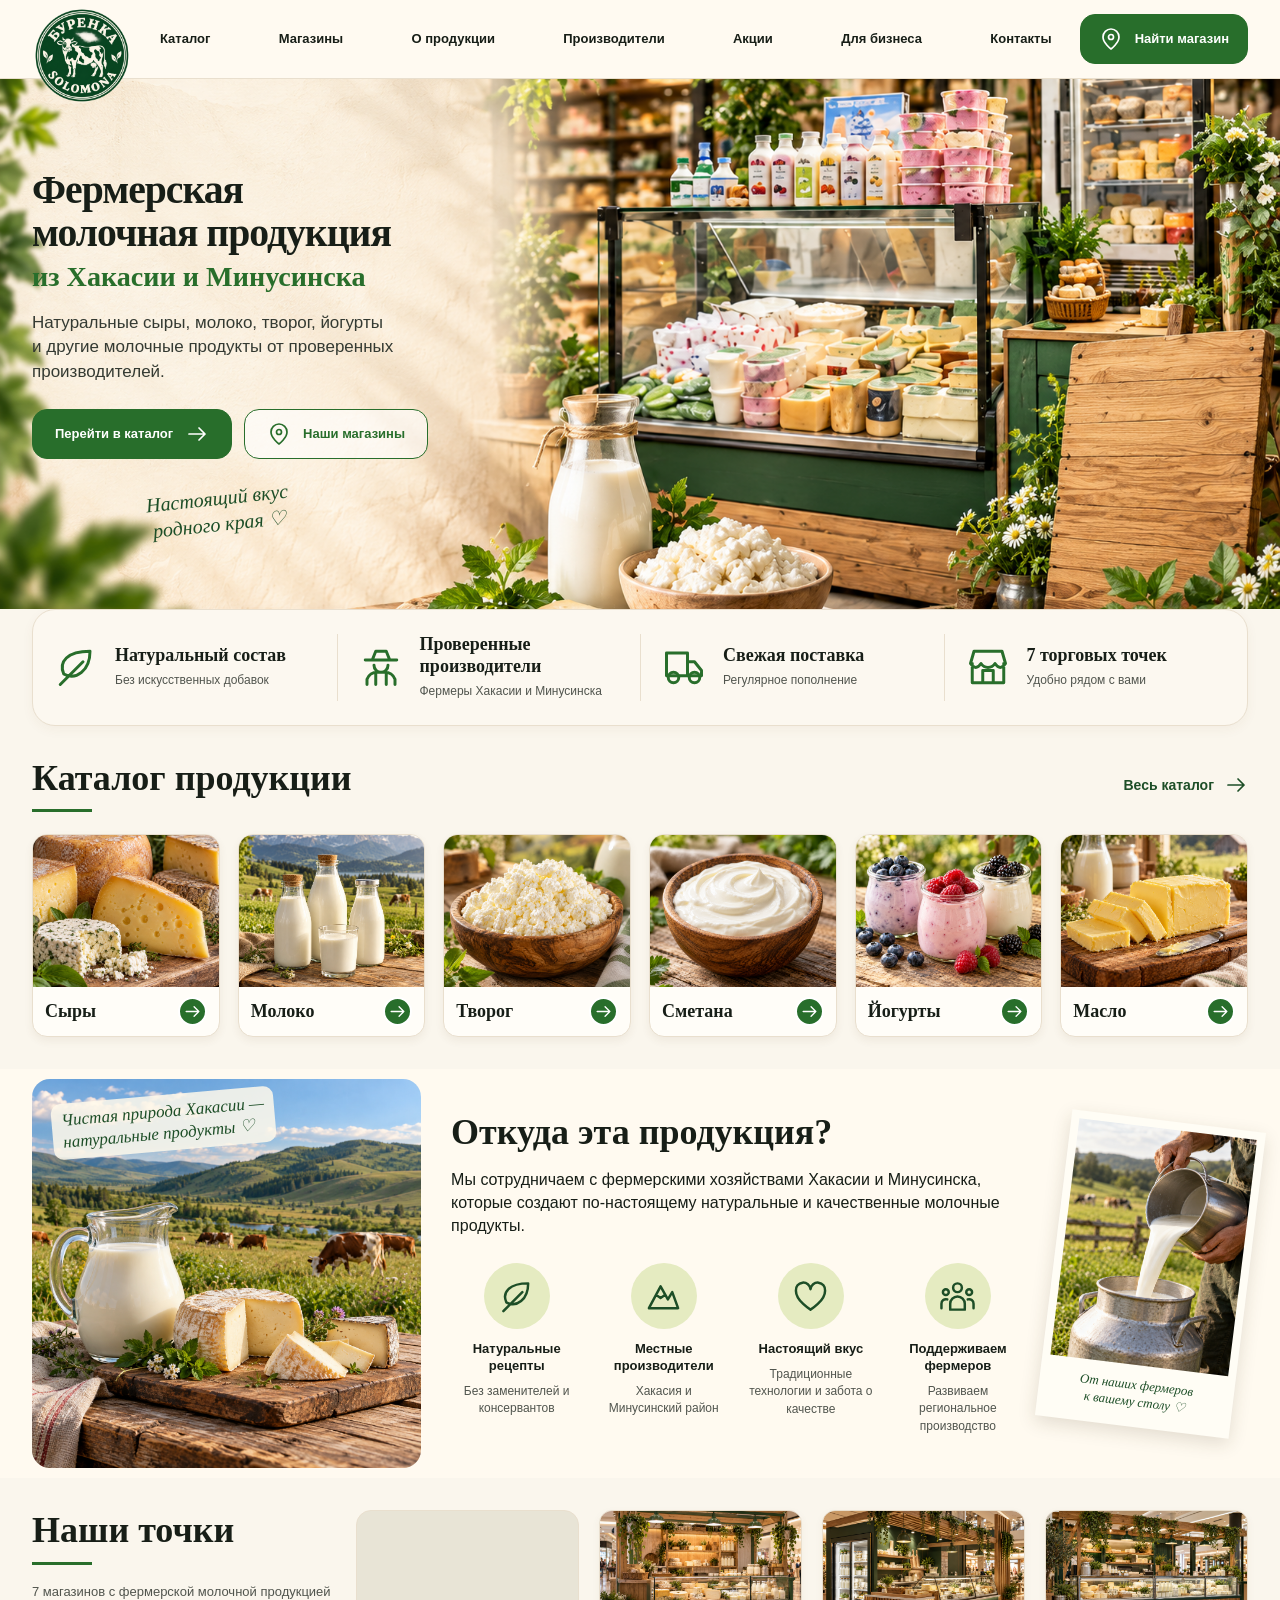
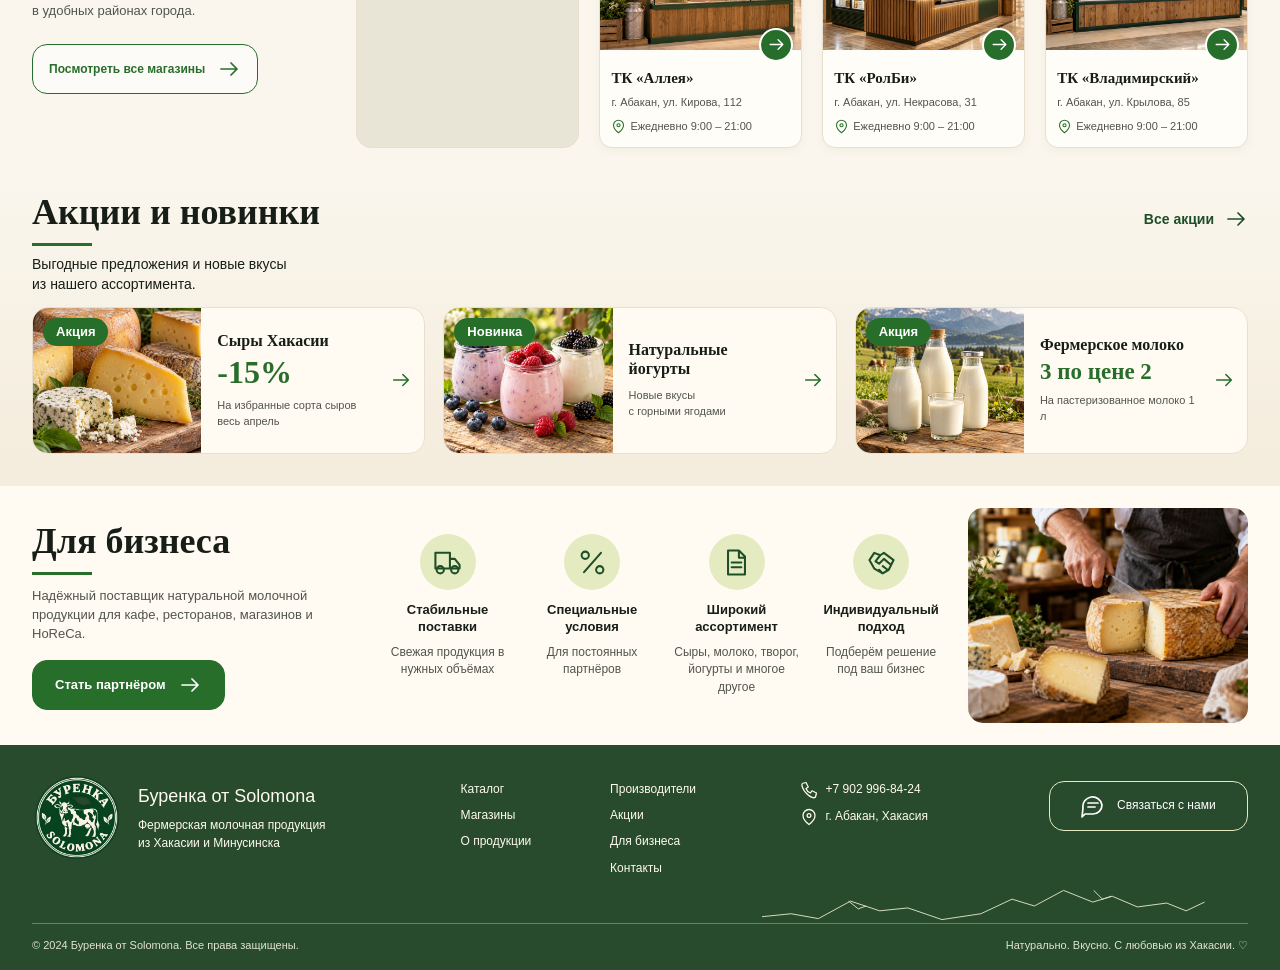
<file: public/index.html>
<!doctype html>
<html lang="ru">
  <head>
    <meta charset="UTF-8" />
    <meta name="viewport" content="width=device-width, initial-scale=1.0" />
    <title>Буренка от Solomona — фермерская молочная продукция</title>
    <meta
      name="description"
      content="Фермерские сыры, молоко, творог и йогурты из Хакасии и Минусинска. Наши магазины, продукция и предложения для бизнеса."
    />
    <link rel="stylesheet" href="../site/css/style.css" />
    <script src="../site/scripts/main.js" defer></script>
  </head>
  <body>
    <!-- Общие SVG-иконки. Ниже используем их через <use href="#icon-...">. -->
    <svg
      class="svg-icons"
      xmlns="http://www.w3.org/2000/svg"
      aria-hidden="true"
    >
      <symbol id="icon-arrow" viewBox="0 0 24 24">
        <path d="M4 12h16m-6-6 6 6-6 6" />
      </symbol>
      <symbol id="icon-pin" viewBox="0 0 24 24">
        <path d="M20 10c0 6-8 12-8 12S4 16 4 10a8 8 0 1 1 16 0Z" />
        <circle cx="12" cy="10" r="2.5" />
      </symbol>
      <symbol id="icon-leaf" viewBox="0 0 24 24">
        <path d="M20 3C7 3 2 9 5 16c7 4 15-2 15-13ZM3 22 16 9" />
      </symbol>
      <symbol id="icon-farmer" viewBox="0 0 24 24">
        <path
          d="M3 8h18M7 8l2-5h6l2 5M8 11a4 4 0 0 0 8 0M4 22v-3a6 6 0 0 1 6-4h4a6 6 0 0 1 6 4v3M9 16v6m6-6v6"
        />
      </symbol>
      <symbol id="icon-truck" viewBox="0 0 24 24">
        <path d="M2 4h12v13H2ZM14 9h4l4 5v3h-8" />
        <circle cx="6" cy="18" r="3" />
        <circle cx="18" cy="18" r="3" />
      </symbol>
      <symbol id="icon-shop" viewBox="0 0 24 24">
        <path
          d="M3 10v11h18V10M2 10l2-7h16l2 7M2 10c2 3 4 3 6 0 2 3 6 3 8 0 2 3 4 3 6 0M9 21v-7h6v7"
        />
      </symbol>
      <symbol id="icon-heart" viewBox="0 0 24 24">
        <path
          d="M12 21S2 15 2 8a5 5 0 0 1 10-1 5 5 0 0 1 10 1c0 7-10 13-10 13Z"
        />
      </symbol>
      <symbol id="icon-people" viewBox="0 0 24 24">
        <circle cx="12" cy="6" r="3" />
        <circle cx="4" cy="9" r="2" />
        <circle cx="20" cy="9" r="2" />
        <path
          d="M7 21v-4a5 5 0 0 1 10 0v4ZM1 20v-3a3 3 0 0 1 4-3m18 6v-3a3 3 0 0 0-4-3"
        />
      </symbol>
      <symbol id="icon-mountain" viewBox="0 0 24 24">
        <path d="m2 20 8-15 5 9 3-5 4 11ZM7 11l3 2 3-2" />
      </symbol>
      <symbol id="icon-percent" viewBox="0 0 24 24">
        <path d="m5 20 14-16" />
        <circle cx="6" cy="6" r="3" />
        <circle cx="18" cy="18" r="3" />
      </symbol>
      <symbol id="icon-document" viewBox="0 0 24 24">
        <path d="M5 2h9l5 5v15H5ZM14 2v6h5M8 12h8m-8 4h8" />
      </symbol>
      <symbol id="icon-handshake" viewBox="0 0 24 24">
        <path
          d="m2 10 4-6 5 2 3-2 8 6-4 8-5 3-7-4ZM6 4l-4 6 4 7m16-7-4 8M11 6l-4 5 3 2 4-4 6 5m-7 1 4 3m-7 0 3 3"
        />
      </symbol>
      <symbol id="icon-phone" viewBox="0 0 24 24">
        <path
          d="m4 3 4-1 3 6-3 2c1 3 3 5 6 6l2-3 6 3-1 4c-1 5-8 1-12-3S0 4 4 3Z"
        />
      </symbol>
      <symbol id="icon-chat" viewBox="0 0 24 24">
        <path d="M21 11a9 9 0 0 1-9 9H4l-3 3 1-9a9 9 0 1 1 19-3Z" />
        <path d="M7 9h10M7 13h7" />
      </symbol>
    </svg>

    <!-- Шапка -->
    <header class="header">
      <div class="container header__inner">
        <a
          class="header__logo"
          href="index.html"
          aria-label="Буренка от Solomona — главная"
        >
          <img
            src="../site/img/logo.png"
            alt="Буренка от Solomona"
            width="100"
            height="100"
            class="header__logo-image"
          />
        </a>

        <button
          class="menu-toggle"
          type="button"
          aria-controls="main-nav"
          aria-expanded="false"
        >
          <span class="menu-toggle__line"></span
          ><span class="menu-toggle__line"></span
          ><span class="menu-toggle__line"></span>
          <span class="visually-hidden menu-toggle__label">Открыть меню</span>
        </button>

        <nav class="navigation" id="main-nav" aria-label="Основное меню">
          <a href="catalog.html" class="navigation__link">Каталог</a>
          <a href="#stores" class="navigation__link">Магазины</a>
          <a href="#about" class="navigation__link">О продукции</a>
          <a href="company.html" class="navigation__link">Производители</a>
          <a href="#sales" class="navigation__link">Акции</a>
          <a href="#business" class="navigation__link">Для бизнеса</a>
          <a href="#contacts" class="navigation__link">Контакты</a>
        </nav>

        <a class="button header__button" href="#stores">
          <svg class="icon"><use href="#icon-pin" /></svg>
          Найти магазин
        </a>
      </div>
    </header>

    <main>
      <!-- Главный экран -->
      <section class="hero">
        <div class="container hero__inner">
          <div class="hero__content">
            <h1 class="hero__title">Фермерская<br />молочная продукция</h1>
            <p class="hero__subtitle">из Хакасии и Минусинска</p>
            <p class="hero__description">
              Натуральные сыры, молоко, творог, йогурты<br
                class="hero__break"
              />
              и другие молочные продукты от проверенных производителей.
            </p>
            <div class="hero__buttons">
              <a class="button" href="catalog.html"
                >Перейти в каталог
                <svg class="icon"><use href="#icon-arrow" /></svg
              ></a>
              <a class="button button--outline" href="#stores"
                ><svg class="icon"><use href="#icon-pin" /></svg> Наши
                магазины</a
              >
            </div>
            <p class="handwritten hero__note">
              Настоящий вкус<br />родного края ♡
            </p>
          </div>
        </div>
      </section>

      <!-- Преимущества -->
      <div class="container">
        <div class="advantages">
          <div class="advantages__item">
            <svg class="icon advantages__icon"><use href="#icon-leaf" /></svg>
            <div>
              <h3 class="advantages__title">Натуральный состав</h3>
              <p class="advantages__text">Без искусственных добавок</p>
            </div>
          </div>
          <div class="advantages__item">
            <svg class="icon advantages__icon"><use href="#icon-farmer" /></svg>
            <div>
              <h3 class="advantages__title">Проверенные производители</h3>
              <p class="advantages__text">Фермеры Хакасии и Минусинска</p>
            </div>
          </div>
          <div class="advantages__item">
            <svg class="icon advantages__icon"><use href="#icon-truck" /></svg>
            <div>
              <h3 class="advantages__title">Свежая поставка</h3>
              <p class="advantages__text">Регулярное пополнение</p>
            </div>
          </div>
          <div class="advantages__item">
            <svg class="icon advantages__icon"><use href="#icon-shop" /></svg>
            <div>
              <h3 class="advantages__title">7 торговых точек</h3>
              <p class="advantages__text">Удобно рядом с вами</p>
            </div>
          </div>
        </div>
      </div>

      <!-- Каталог категорий -->
      <section class="section catalog" id="catalog">
        <div class="container">
          <div class="section-heading">
            <h2 class="section-heading__title">Каталог продукции</h2>
            <a class="text-link" href="catalog.html"
              >Весь каталог <svg class="icon"><use href="#icon-arrow" /></svg
            ></a>
          </div>

          <div class="categories">
            <a class="category-card" href="catalog.html?category=cheese">
              <img
                src="../site/img/cheese.png"
                alt="Фермерские сыры"
                loading="lazy"
                width="1254"
                height="1254"
                class="category-card__image"
              />
              <div class="category-card__caption">
                <h3 class="category-card__title">Сыры</h3>
                <span class="round-arrow"
                  ><svg class="icon"><use href="#icon-arrow" /></svg
                ></span>
              </div>
            </a>
            <a class="category-card" href="catalog.html?category=milk">
              <img
                src="../site/img/milk.png"
                alt="Молоко в стеклянных бутылках"
                loading="lazy"
                width="1254"
                height="1254"
                class="category-card__image"
              />
              <div class="category-card__caption">
                <h3 class="category-card__title">Молоко</h3>
                <span class="round-arrow"
                  ><svg class="icon"><use href="#icon-arrow" /></svg
                ></span>
              </div>
            </a>
            <a class="category-card" href="catalog.html?category=curd">
              <img
                src="../site/img/curd.png"
                alt="Творог в деревянной миске"
                loading="lazy"
                width="1254"
                height="1254"
                class="category-card__image"
              />
              <div class="category-card__caption">
                <h3 class="category-card__title">Творог</h3>
                <span class="round-arrow"
                  ><svg class="icon"><use href="#icon-arrow" /></svg
                ></span>
              </div>
            </a>
            <a class="category-card" href="catalog.html?category=sour-cream">
              <img
                src="../site/img/sour-cream.png"
                alt="Густая фермерская сметана"
                loading="lazy"
                width="1254"
                height="1254"
                class="category-card__image"
              />
              <div class="category-card__caption">
                <h3 class="category-card__title">Сметана</h3>
                <span class="round-arrow"
                  ><svg class="icon"><use href="#icon-arrow" /></svg
                ></span>
              </div>
            </a>
            <a class="category-card" href="catalog.html?category=yogurt">
              <img
                src="../site/img/yogurt.png"
                alt="Йогурты с ягодами"
                loading="lazy"
                width="1254"
                height="1254"
                class="category-card__image"
              />
              <div class="category-card__caption">
                <h3 class="category-card__title">Йогурты</h3>
                <span class="round-arrow"
                  ><svg class="icon"><use href="#icon-arrow" /></svg
                ></span>
              </div>
            </a>
            <a class="category-card" href="catalog.html?category=butter">
              <img
                src="../site/img/butter.png"
                alt="Фермерское сливочное масло"
                loading="lazy"
                width="1254"
                height="1254"
                class="category-card__image"
              />
              <div class="category-card__caption">
                <h3 class="category-card__title">Масло</h3>
                <span class="round-arrow"
                  ><svg class="icon"><use href="#icon-arrow" /></svg
                ></span>
              </div>
            </a>
          </div>
        </div>
      </section>

      <!-- Происхождение продукции -->
      <section class="about" id="about">
        <div class="container about__inner">
          <div class="about__farm">
            <img
              src="../site/img/farm.png"
              alt="Молоко и сыр на фоне пастбища"
              loading="lazy"
              width="1254"
              height="1254"
              class="about__farm-image"
            />
            <p class="handwritten about__note">
              Чистая природа Хакасии —<br />натуральные продукты ♡
            </p>
          </div>

          <div class="about__content">
            <h2 class="about__title">Откуда эта продукция?</h2>
            <p class="about__description">
              Мы сотрудничаем с фермерскими хозяйствами Хакасии и Минусинска,
              которые создают по-настоящему натуральные и качественные молочные
              продукты.
            </p>
            <div class="about__features">
              <div class="feature">
                <span class="feature__icon"
                  ><svg class="icon feature__symbol">
                    <use href="#icon-leaf" /></svg
                ></span>
                <h3 class="feature__title">Натуральные рецепты</h3>
                <p class="feature__text">Без заменителей и консервантов</p>
              </div>
              <div class="feature">
                <span class="feature__icon"
                  ><svg class="icon feature__symbol">
                    <use href="#icon-mountain" /></svg
                ></span>
                <h3 class="feature__title">Местные производители</h3>
                <p class="feature__text">Хакасия и Минусинский район</p>
              </div>
              <div class="feature">
                <span class="feature__icon"
                  ><svg class="icon feature__symbol">
                    <use href="#icon-heart" /></svg
                ></span>
                <h3 class="feature__title">Настоящий вкус</h3>
                <p class="feature__text">
                  Традиционные технологии и забота о качестве
                </p>
              </div>
              <div class="feature">
                <span class="feature__icon"
                  ><svg class="icon feature__symbol">
                    <use href="#icon-people" /></svg
                ></span>
                <h3 class="feature__title">Поддерживаем фермеров</h3>
                <p class="feature__text">Развиваем региональное производство</p>
              </div>
            </div>
          </div>

          <figure class="about__pouring">
            <img
              src="../site/img/pouring.png"
              alt="Фермер переливает свежее молоко"
              loading="lazy"
              width="1086"
              height="1448"
              class="about__pouring-image"
            />
            <figcaption class="handwritten about__caption">
              От наших фермеров<br />к вашему столу ♡
            </figcaption>
          </figure>
        </div>
      </section>

      <!-- Магазины и интерактивная карта -->
      <section class="section stores" id="stores">
        <div class="container stores__grid">
          <div class="stores__intro">
            <h2 class="stores__title">Наши точки</h2>
            <p class="stores__description">
              7 магазинов с фермерской молочной продукцией в удобных районах
              города.
            </p>
            <a
              class="button button--outline"
              href="https://yandex.ru/maps/?text=Буренка%20от%20Solomona%20Абакан"
              target="_blank"
              rel="noopener noreferrer"
              >Посмотреть все магазины
              <svg class="icon"><use href="#icon-arrow" /></svg
            ></a>
          </div>

          <div class="store-map" id="store-map">
            <!-- Начальный вид — Абакан. Кнопки карточек показывают адрес на карте. -->
            <iframe
              id="map-frame"
              src="https://yandex.ru/map-widget/v1/?ll=91.442%2C53.721&amp;z=13&amp;lang=ru_RU"
              title="Карта магазинов в Абакане"
              loading="lazy"
              allowfullscreen
              class="store-map__frame"
            ></iframe>
          </div>

          <article class="store-card">
            <div class="store-card__photo">
              <img
                src="../site/img/store-1.png"
                alt="Иллюстрация торговой точки"
                loading="lazy"
                width="1448"
                height="1086"
                class="store-card__image"
              />
              <button
                class="round-arrow store-card__map-button"
                type="button"
                data-address="Абакан, улица Кирова, 112"
                aria-label="Показать ТК Аллея на карте"
              >
                <svg class="icon"><use href="#icon-arrow" /></svg>
              </button>
            </div>
            <div class="store-card__info">
              <h3 class="store-card__title">ТК «Аллея»</h3>
              <p class="store-card__text">г. Абакан, ул. Кирова, 112</p>
              <p class="store-card__hours store-card__text">
                <svg class="icon"><use href="#icon-pin" /></svg> Ежедневно 9:00
                – 21:00
              </p>
            </div>
          </article>
          <article class="store-card">
            <div class="store-card__photo">
              <img
                src="../site/img/store-2.png"
                alt="Иллюстрация торговой точки"
                loading="lazy"
                width="1448"
                height="1086"
                class="store-card__image"
              />
              <button
                class="round-arrow store-card__map-button"
                type="button"
                data-address="Абакан, улица Некрасова, 31"
                aria-label="Показать ТК РолБи на карте"
              >
                <svg class="icon"><use href="#icon-arrow" /></svg>
              </button>
            </div>
            <div class="store-card__info">
              <h3 class="store-card__title">ТК «РолБи»</h3>
              <p class="store-card__text">г. Абакан, ул. Некрасова, 31</p>
              <p class="store-card__hours store-card__text">
                <svg class="icon"><use href="#icon-pin" /></svg> Ежедневно 9:00
                – 21:00
              </p>
            </div>
          </article>
          <article class="store-card">
            <div class="store-card__photo">
              <img
                src="../site/img/store-3.png"
                alt="Иллюстрация торговой точки"
                loading="lazy"
                width="1448"
                height="1086"
                class="store-card__image"
              />
              <button
                class="round-arrow store-card__map-button"
                type="button"
                data-address="Абакан, улица Крылова, 85"
                aria-label="Показать ТК Владимирский на карте"
              >
                <svg class="icon"><use href="#icon-arrow" /></svg>
              </button>
            </div>
            <div class="store-card__info">
              <h3 class="store-card__title">ТК «Владимирский»</h3>
              <p class="store-card__text">г. Абакан, ул. Крылова, 85</p>
              <p class="store-card__hours store-card__text">
                <svg class="icon"><use href="#icon-pin" /></svg> Ежедневно 9:00
                – 21:00
              </p>
            </div>
          </article>
        </div>
      </section>

      <!-- Акции -->
      <section class="section sales" id="sales">
        <div class="container">
          <div class="section-heading">
            <h2 class="section-heading__title">Акции и новинки</h2>
            <a class="text-link" href="sales.html"
              >Все акции <svg class="icon"><use href="#icon-arrow" /></svg
            ></a>
          </div>
          <p class="sales__description">
            Выгодные предложения и новые вкусы<br />из нашего ассортимента.
          </p>

          <div class="sales__grid">
            <a class="sale-card" href="sales.html">
              <div class="sale-card__photo">
                <img
                  src="../site/img/cheese.png"
                  alt="Сыры Хакасии"
                  loading="lazy"
                  width="1254"
                  height="1254"
                  class="sale-card__image"
                /><span class="badge">Акция</span>
              </div>
              <div class="sale-card__info">
                <h3 class="sale-card__title">Сыры Хакасии</h3>
                <p class="sale-card__value sale-card__text">-15%</p>
                <p class="sale-card__text">
                  На избранные сорта сыров<br />весь апрель
                </p>
              </div>
              <svg class="icon sale-card__arrow">
                <use href="#icon-arrow" />
              </svg>
            </a>
            <a class="sale-card" href="catalog.html?category=yogurt">
              <div class="sale-card__photo">
                <img
                  src="../site/img/yogurt.png"
                  alt="Натуральные йогурты"
                  loading="lazy"
                  width="1254"
                  height="1254"
                  class="sale-card__image"
                /><span class="badge">Новинка</span>
              </div>
              <div class="sale-card__info">
                <h3 class="sale-card__title">Натуральные йогурты</h3>
                <p class="sale-card__text">
                  Новые вкусы<br />с горными ягодами
                </p>
              </div>
              <svg class="icon sale-card__arrow">
                <use href="#icon-arrow" />
              </svg>
            </a>
            <a class="sale-card" href="sales.html">
              <div class="sale-card__photo">
                <img
                  src="../site/img/milk.png"
                  alt="Фермерское молоко"
                  loading="lazy"
                  width="1254"
                  height="1254"
                  class="sale-card__image"
                /><span class="badge">Акция</span>
              </div>
              <div class="sale-card__info">
                <h3 class="sale-card__title">Фермерское молоко</h3>
                <p
                  class="sale-card__value sale-card__value--small sale-card__text"
                >
                  3 по цене 2
                </p>
                <p class="sale-card__text">На пастеризованное молоко 1 л</p>
              </div>
              <svg class="icon sale-card__arrow">
                <use href="#icon-arrow" />
              </svg>
            </a>
          </div>
        </div>
      </section>

      <!-- Для бизнеса -->
      <section class="business" id="business">
        <div class="container business__inner">
          <div class="business__intro">
            <h2 class="business__title">Для бизнеса</h2>
            <p class="business__description">
              Надёжный поставщик натуральной молочной продукции для кафе,
              ресторанов, магазинов и HoReCa.
            </p>
            <a class="button" href="partner.html"
              >Стать партнёром <svg class="icon"><use href="#icon-arrow" /></svg
            ></a>
          </div>
          <div class="business__features">
            <div class="feature feature--compact">
              <span class="feature__icon"
                ><svg class="icon feature__symbol">
                  <use href="#icon-truck" /></svg
              ></span>
              <h3 class="feature__title">Стабильные поставки</h3>
              <p class="feature__text">Свежая продукция в нужных объёмах</p>
            </div>
            <div class="feature feature--compact">
              <span class="feature__icon"
                ><svg class="icon feature__symbol">
                  <use href="#icon-percent" /></svg
              ></span>
              <h3 class="feature__title">Специальные условия</h3>
              <p class="feature__text">Для постоянных партнёров</p>
            </div>
            <div class="feature feature--compact">
              <span class="feature__icon"
                ><svg class="icon feature__symbol">
                  <use href="#icon-document" /></svg
              ></span>
              <h3 class="feature__title">Широкий ассортимент</h3>
              <p class="feature__text">
                Сыры, молоко, творог, йогурты и многое другое
              </p>
            </div>
            <div class="feature feature--compact">
              <span class="feature__icon"
                ><svg class="icon feature__symbol">
                  <use href="#icon-handshake" /></svg
              ></span>
              <h3 class="feature__title">Индивидуальный подход</h3>
              <p class="feature__text">Подберём решение под ваш бизнес</p>
            </div>
          </div>
          <img
            class="business__photo"
            src="../site/img/business.png"
            alt="Сыродел нарезает фермерский сыр"
            loading="lazy"
            width="1536"
            height="1024"
          />
        </div>
      </section>
    </main>

    <!-- Подвал -->
    <footer class="footer" id="contacts">
      <div class="container">
        <div class="footer__main">
          <div class="footer__brand">
            <img
              src="../site/img/logo.png"
              alt="Буренка от Solomona"
              width="90"
              height="90"
              loading="lazy"
              class="footer__logo"
            />
            <div>
              <p class="footer__title">Буренка от Solomona</p>
              <p>Фермерская молочная продукция<br />из Хакасии и Минусинска</p>
            </div>
          </div>
          <nav class="footer__nav" aria-label="Каталог и информация">
            <a href="catalog.html" class="footer__link">Каталог</a
            ><a href="#stores" class="footer__link">Магазины</a
            ><a href="#about" class="footer__link">О продукции</a>
          </nav>
          <nav class="footer__nav" aria-label="Компания">
            <a href="company.html" class="footer__link">Производители</a
            ><a href="#sales" class="footer__link">Акции</a
            ><a href="#business" class="footer__link">Для бизнеса</a
            ><a href="#contacts" class="footer__link">Контакты</a>
          </nav>
          <div class="footer__contacts">
            <!-- Контакты взяты с макета. Перед публикацией их нужно сверить. -->
            <a href="tel:+79029968424" class="footer__contact"
              ><svg class="icon"><use href="#icon-phone" /></svg> +7 902
              996-84-24</a
            >
            <p class="footer__contact">
              <svg class="icon"><use href="#icon-pin" /></svg> г. Абакан,
              Хакасия
            </p>
          </div>
          <a class="button footer__button" href="tel:+79029968424"
            ><svg class="icon"><use href="#icon-chat" /></svg> Связаться с
            нами</a
          >
        </div>
        <svg class="footer__mountains" viewBox="0 0 500 40" aria-hidden="true">
          <path
            d="m0 32 30-3 28 5 33-18 30 10 29-3 35 12 40-6 32-15 23 7 30-16 30 12 20-6 26 11 30-4 20 8 19-9"
          />
          <path d="m89 16 10 8 8-3m234-16 9 9 9-3" />
        </svg>
        <div class="footer__bottom">
          <p>© 2024 Буренка от Solomona. Все права защищены.</p>
          <p>Натурально. Вкусно. С любовью из Хакасии. ♡</p>
        </div>
      </div>
    </footer>
  </body>
</html>
</file>
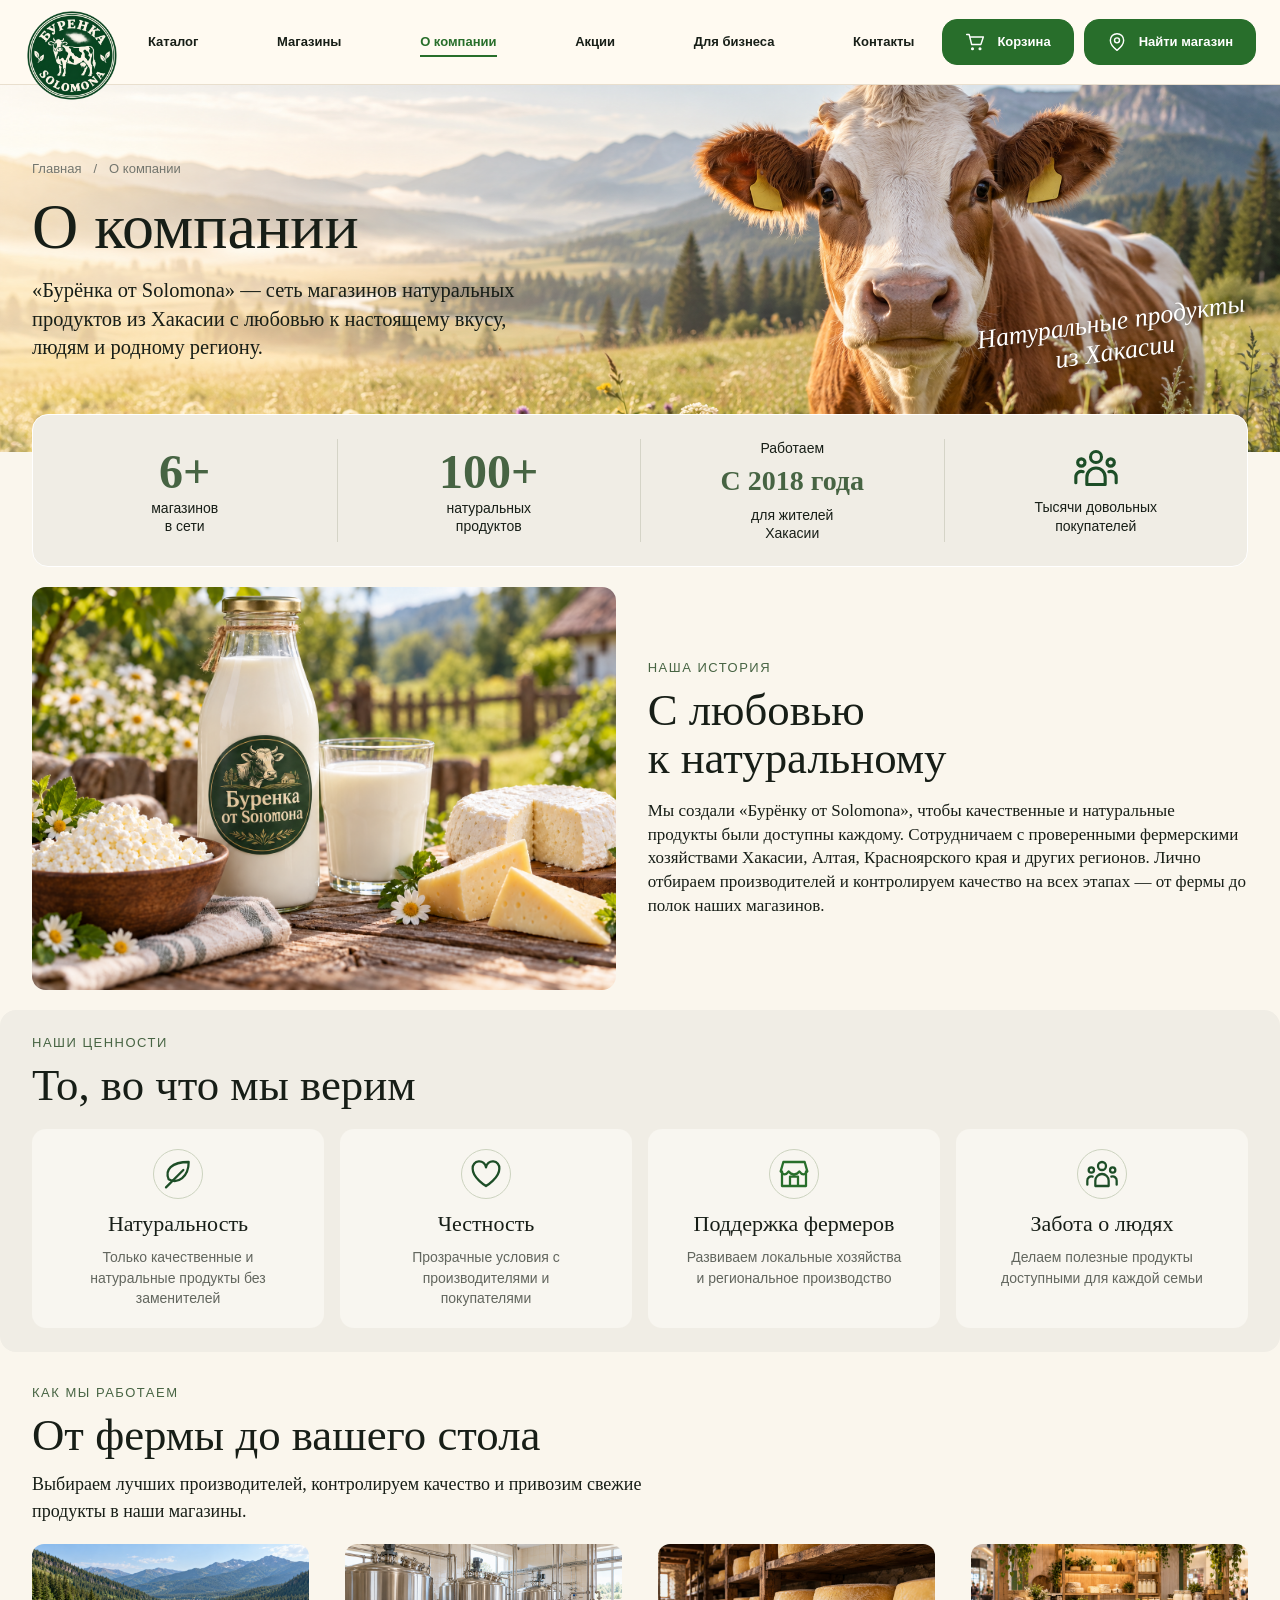
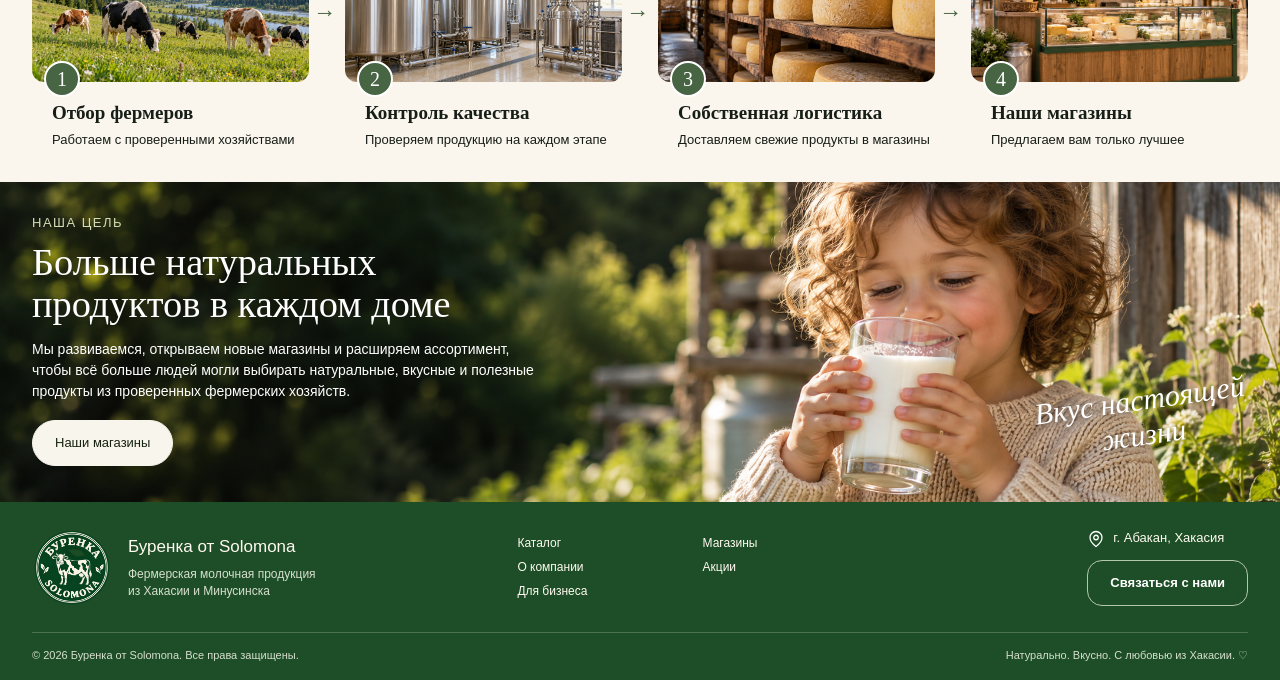
<file: public/about.html>
<!doctype html>
<html lang="ru">
  <head>
    <meta charset="UTF-8" />
    <meta name="viewport" content="width=device-width, initial-scale=1.0" />
    <title>О компании — Буренка от Solomona</title>
    <link rel="stylesheet" href="../site/css/catalog.css" />
    <link rel="stylesheet" href="../site/css/about.css" />
    <script src="../site/scripts/about.js" defer></script>
  </head>
  <body>
    <header class="header">
      <div class="container header__inner">
        <a class="header__logo" href="home.html" aria-label="На главную">
          <img src="../site/img/logo.png" alt="Буренка от Solomona" />
        </a>

        <nav class="navigation" id="navigation" aria-label="Основное меню">
          <a class="navigation__link" href="catalog.html">Каталог</a>

          <a class="navigation__link" href="home.html#stores">Магазины</a>
          <a
            class="navigation__link navigation__link--active"
            href="about.html"
            aria-current="page"
            >О компании</a
          >
          <a class="navigation__link" href="sales.html">Акции</a>
          <a class="navigation__link" href="partner.html">Для бизнеса</a>
          <a class="navigation__link" href="#contacts">Контакты</a>
        </nav>

        <div class="header__actions">
          <a
            class="button header__cart"
            href="cart.html"
            aria-label="Перейти в корзину"
          >
            <span class="header__action-icon">
              <img src="../site/icons/catalog-cart-white.svg" alt="" />
            </span>
            <span class="header__cart-text">Корзина</span>
          </a>

          <a
            class="button header__button"
            href="home.html#stores"
            aria-label="Найти магазин"
          >
            <span class="header__action-icon">
              <img src="../site/icons/catalog-location-white.svg" alt="" />
            </span>
            <span>Найти магазин</span>
          </a>
        </div>

        <button
          class="header__menu"
          type="button"
          aria-label="Открыть меню"
          aria-controls="navigation"
          aria-expanded="false"
        >
          <span></span>
          <span></span>
          <span></span>
        </button>
      </div>
    </header>

    <main>
      <!-- Главный экран -->
      <section class="about-hero">
        <img
          class="about-hero__image"
          src="../site/img/about/about-hero.png"
          alt="Корова на лугу у подножия гор"
          fetchpriority="high"
        />
        <div class="container about-hero__inner">
          <div class="about-hero__content">
            <nav class="about-hero__breadcrumbs" aria-label="Хлебные крошки">
              <a href="home.html">Главная</a>
              <span aria-hidden="true">/</span>
              <span aria-current="page">О компании</span>
            </nav>
            <h1 class="about-hero__title">О компании</h1>
            <p class="about-hero__description">
              «Бурёнка от Solomona» — сеть магазинов натуральных продуктов из
              Хакасии с любовью к настоящему вкусу, людям и родному региону.
            </p>
          </div>
          <p class="about-hero__note">Натуральные продукты<br />из Хакасии</p>
        </div>
      </section>

      <!-- Компания в цифрах -->
      <section class="about-stats" aria-label="Компания в цифрах">
        <div class="container">
          <div class="about-stats__list">
            <div class="about-stats__item">
              <p class="about-stats__number">6+</p>
              <p class="about-stats__text">магазинов<br />в сети</p>
            </div>
            <div class="about-stats__item">
              <p class="about-stats__number">100+</p>
              <p class="about-stats__text">натуральных<br />продуктов</p>
            </div>
            <div class="about-stats__item">
              <p class="about-stats__text">Работаем</p>
              <p class="about-stats__year">С 2018 года</p>
              <p class="about-stats__text">для жителей<br />Хакасии</p>
            </div>
            <div class="about-stats__item">
              <span class="about-stats__icon">
                <img src="../site/icons/home-people-dark.svg" alt="" />
              </span>
              <p class="about-stats__text">Тысячи довольных<br />покупателей</p>
            </div>
          </div>
        </div>
      </section>

      <!-- История компании -->
      <section class="about-history" id="about-history">
        <div class="container about-history__inner">
          <img
            class="about-history__image"
            src="../site/img/about/about-history.png"
            alt="Молоко Буренка от Solomona, творог и фермерский сыр"
            loading="lazy"
          />
          <div class="about-history__content">
            <p class="about-section__label">Наша история</p>
            <h2 class="about-section__title">С любовью<br />к натуральному</h2>
            <p class="about-history__text">
              Мы создали «Бурёнку от Solomona», чтобы качественные и натуральные
              продукты были доступны каждому. Сотрудничаем с проверенными
              фермерскими хозяйствами Хакасии, Алтая, Красноярского края и
              других регионов. Лично отбираем производителей и контролируем
              качество на всех этапах — от фермы до полок наших магазинов.
            </p>
          </div>
        </div>
      </section>

      <!-- Ценности -->
      <section class="about-values">
        <div class="container">
          <p class="about-section__label">Наши ценности</p>
          <h2 class="about-section__title">То, во что мы верим</h2>
          <div class="about-values__list">
            <article class="about-values__card">
              <span class="about-values__icon"
                ><img src="../site/icons/home-leaf-dark.svg" alt=""
              /></span>
              <h3 class="about-values__title">Натуральность</h3>
              <p class="about-values__text">
                Только качественные и натуральные продукты без заменителей
              </p>
            </article>
            <article class="about-values__card">
              <span class="about-values__icon"
                ><img src="../site/icons/home-heart-dark.svg" alt=""
              /></span>
              <h3 class="about-values__title">Честность</h3>
              <p class="about-values__text">
                Прозрачные условия с производителями и покупателями
              </p>
            </article>
            <article class="about-values__card">
              <span class="about-values__icon"
                ><img src="../site/icons/home-shop.svg" alt=""
              /></span>
              <h3 class="about-values__title">Поддержка фермеров</h3>
              <p class="about-values__text">
                Развиваем локальные хозяйства и региональное производство
              </p>
            </article>
            <article class="about-values__card">
              <span class="about-values__icon"
                ><img src="../site/icons/home-people-dark.svg" alt=""
              /></span>
              <h3 class="about-values__title">Забота о людях</h3>
              <p class="about-values__text">
                Делаем полезные продукты доступными для каждой семьи
              </p>
            </article>
          </div>
        </div>
      </section>

      <!-- Этапы работы -->
      <section class="about-process" id="about-process">
        <div class="container">
          <p class="about-section__label">Как мы работаем</p>
          <h2 class="about-section__title">От фермы до вашего стола</h2>
          <p class="about-process__description">
            Выбираем лучших производителей, контролируем качество и привозим
            свежие продукты в наши магазины.
          </p>
          <ol class="about-process__list">
            <li class="about-process__item">
              <div class="about-process__photo">
                <img
                  class="about-process__image"
                  src="../site/img/about/about-farm.png"
                  alt="Коровы на горном пастбище"
                  loading="lazy"
                />
                <span class="about-process__number" aria-hidden="true">1</span>
              </div>
              <h3 class="about-process__title">Отбор фермеров</h3>
              <p class="about-process__text">
                Работаем с проверенными хозяйствами
              </p>
            </li>
            <li class="about-process__item">
              <div class="about-process__photo">
                <img
                  class="about-process__image"
                  src="../site/img/about/about-quality.png"
                  alt="Оборудование молочного производства"
                  loading="lazy"
                />
                <span class="about-process__number" aria-hidden="true">2</span>
              </div>
              <h3 class="about-process__title">Контроль качества</h3>
              <p class="about-process__text">
                Проверяем продукцию на каждом этапе
              </p>
            </li>
            <li class="about-process__item">
              <div class="about-process__photo">
                <img
                  class="about-process__image"
                  src="../site/img/about/about-cheese.png"
                  alt="Фермерский сыр на деревянных полках"
                  loading="lazy"
                />
                <span class="about-process__number" aria-hidden="true">3</span>
              </div>
              <h3 class="about-process__title">Собственная логистика</h3>
              <p class="about-process__text">
                Доставляем свежие продукты в магазины
              </p>
            </li>
            <li class="about-process__item">
              <div class="about-process__photo">
                <img
                  class="about-process__image"
                  src="../site/img/store-1.png"
                  alt="Магазин фермерских молочных продуктов"
                  loading="lazy"
                />
                <span class="about-process__number" aria-hidden="true">4</span>
              </div>
              <h3 class="about-process__title">Наши магазины</h3>
              <p class="about-process__text">Предлагаем вам только лучшее</p>
            </li>
          </ol>
        </div>
      </section>

      <!-- Цель компании -->
      <section class="about-mission">
        <img
          class="about-mission__image"
          src="../site/img/about/about-mission.png"
          alt="Ребёнок пьёт молоко из стакана"
          loading="lazy"
        />
        <div class="container about-mission__inner">
          <div class="about-mission__content">
            <p class="about-section__label about-section__label--light">
              Наша цель
            </p>
            <h2 class="about-mission__title">
              Больше натуральных продуктов в каждом доме
            </h2>
            <p class="about-mission__text">
              Мы развиваемся, открываем новые магазины и расширяем ассортимент,
              чтобы всё больше людей могли выбирать натуральные, вкусные и
              полезные продукты из проверенных фермерских хозяйств.
            </p>
            <a class="button about-mission__button" href="home.html#stores"
              >Наши магазины</a
            >
          </div>
          <p class="about-mission__note">Вкус настоящей<br />жизни</p>
        </div>
      </section>
    </main>
    <footer class="footer" id="contacts">
      <div class="container">
        <div class="footer__top">
          <a class="footer__brand" href="home.html">
            <img class="footer__logo" src="../site/img/logo.png" alt="" />
            <div>
              <p class="footer__name">Буренка от Solomona</p>
              <p class="footer__description">
                Фермерская молочная продукция<br />
                из Хакасии и Минусинска
              </p>
            </div>
          </a>

          <nav class="footer__navigation" aria-label="Меню в подвале">
            <a href="catalog.html">Каталог</a>
            <a href="home.html#stores">Магазины</a>
            <a href="about.html">О компании</a>
            <a href="sales.html">Акции</a>
            <a href="partner.html">Для бизнеса</a>
          </nav>

          <div class="footer__contacts">
            <p class="footer__location">
              <img
                class="icon"
                src="../site/icons/catalog-location-white.svg"
                alt=""
              />
              г. Абакан, Хакасия
            </p>

            <a class="button button--light" href="home.html#contacts">
              Связаться с нами
            </a>
          </div>
        </div>

        <div class="footer__bottom">
          <p>© 2026 Буренка от Solomona. Все права защищены.</p>
          <p>Натурально. Вкусно. С любовью из Хакасии. ♡</p>
        </div>
      </div>
    </footer>
  </body>
</html>
</file>
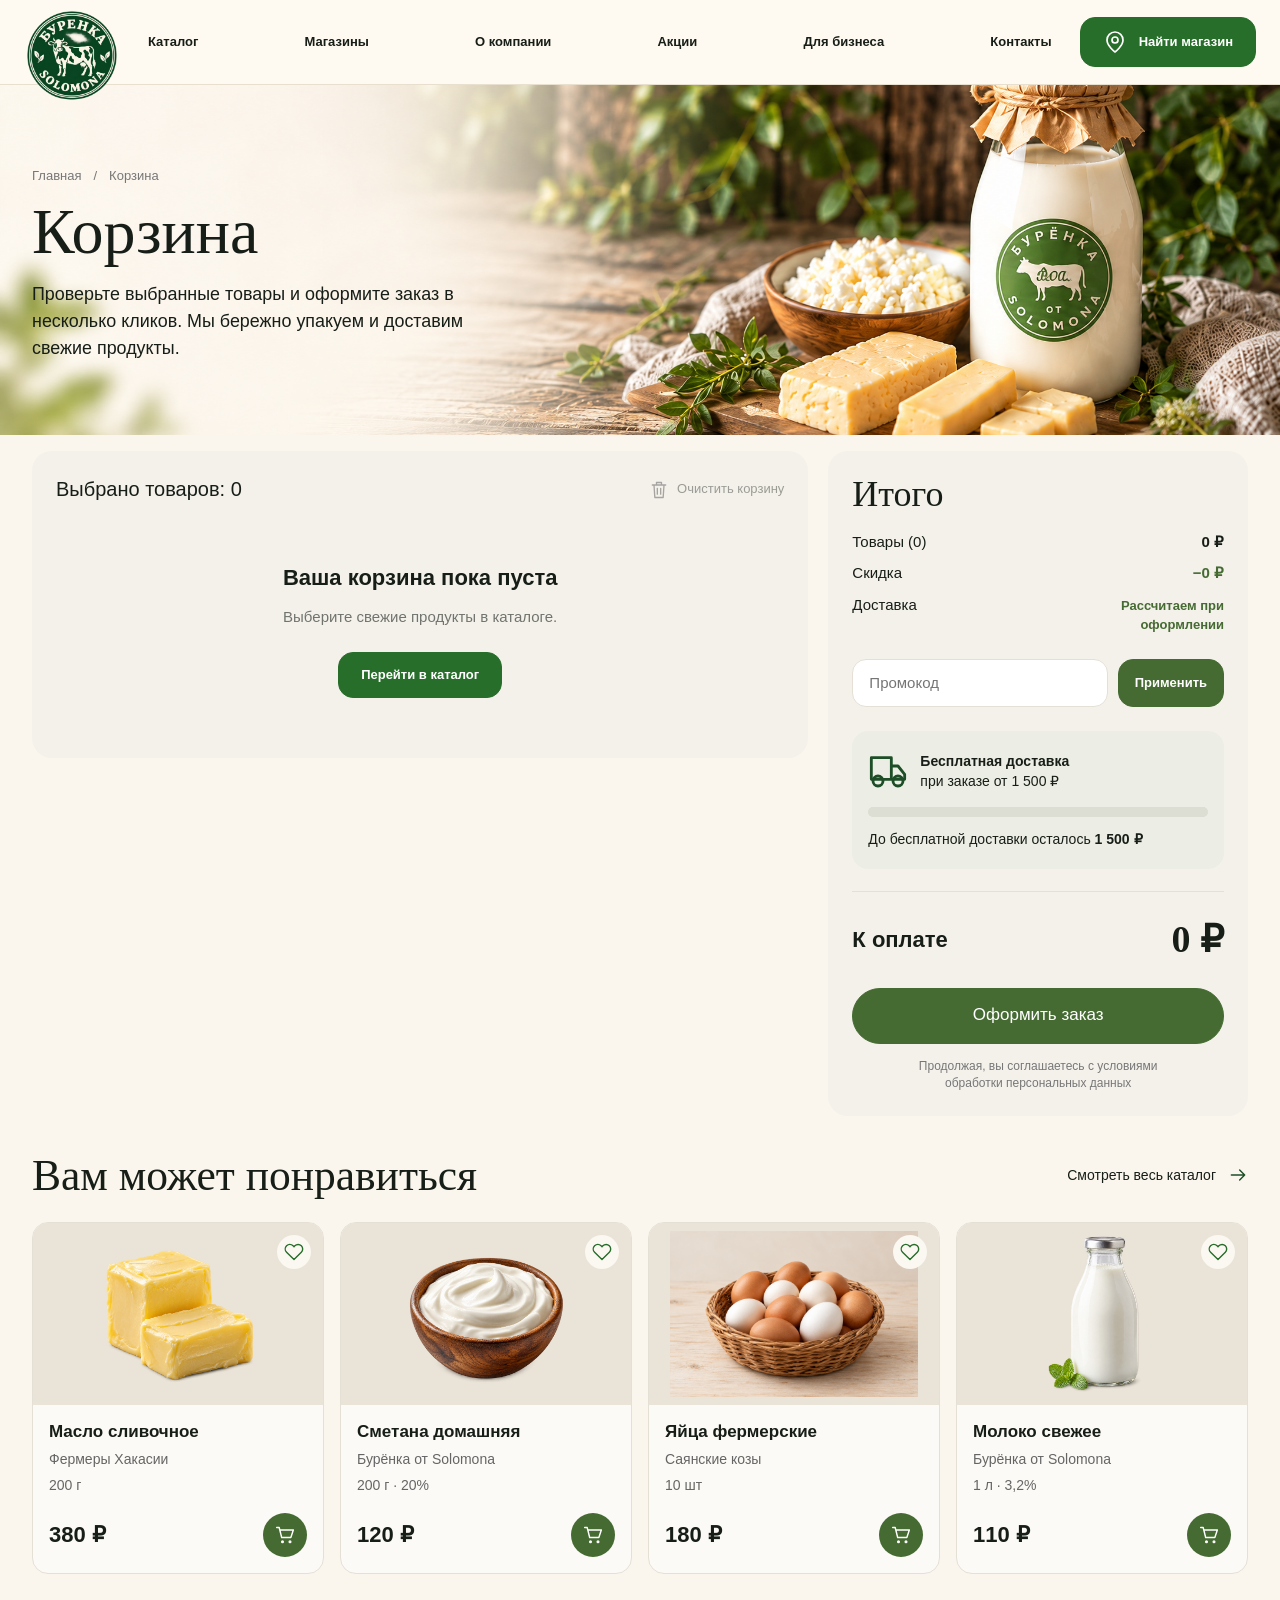
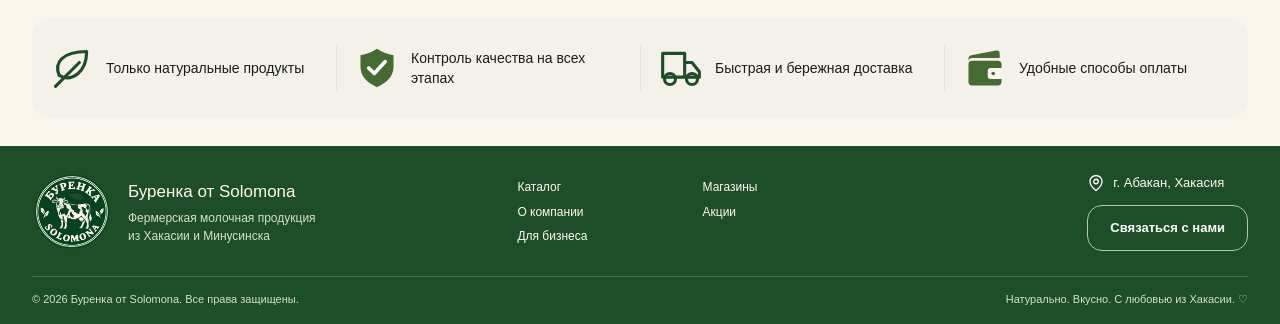
<file: public/cart.html>
<!doctype html>
<html lang="ru">
  <head>
    <meta charset="UTF-8" />
    <meta name="viewport" content="width=device-width, initial-scale=1.0" />
    <title>Корзина — Бурёнка от Solomona</title>
    <link rel="stylesheet" href="../site/css/catalog.css" />
    <link rel="stylesheet" href="../site/css/cart.css" />
    <script src="../site/scripts/products.js" defer></script>
    <script src="../site/scripts/shop.js" defer></script>
    <script src="../site/scripts/cart.js" defer></script>
  </head>
  <body>
    <header class="header">
      <div class="container header__inner">
        <a class="header__logo" href="home.html" aria-label="На главную">
          <img src="../site/img/logo.png" alt="Буренка от Solomona" />
        </a>

        <nav class="navigation" id="navigation" aria-label="Основное меню">
          <a class="navigation__link" href="catalog.html">Каталог</a>

          <a class="navigation__link" href="home.html#stores">Магазины</a>
          <a class="navigation__link" href="about.html">О компании</a>
          <a class="navigation__link" href="sales.html">Акции</a>
          <a class="navigation__link" href="partner.html">Для бизнеса</a>
          <a class="navigation__link" href="#contacts">Контакты</a>
        </nav>

        <a class="button header__button" href="home.html#stores">
          <img
            class="icon"
            src="../site/icons/catalog-location-white.svg"
            alt=""
          />
          <span>Найти магазин</span>
        </a>

        <button
          class="header__menu"
          type="button"
          aria-label="Открыть меню"
          aria-controls="navigation"
          aria-expanded="false"
        >
          <span></span>
          <span></span>
          <span></span>
        </button>
      </div>
    </header>

    <main>
      <!-- Главный экран -->
      <section class="cart-hero">
        <img
          class="cart-hero__image"
          src="../site/img/cart/cart-hero.png"
          alt="Фермерское молоко, творог и сыр"
          fetchpriority="high"
        />
        <div class="container cart-hero__inner">
          <div class="cart-hero__content">
            <nav class="cart-hero__breadcrumbs" aria-label="Хлебные крошки">
              <a href="home.html">Главная</a><span aria-hidden="true">/</span
              ><span aria-current="page">Корзина</span>
            </nav>
            <h1 class="cart-hero__title">Корзина</h1>
            <p class="cart-hero__text">
              Проверьте выбранные товары и оформите заказ в несколько кликов. Мы
              бережно упакуем и доставим свежие продукты.
            </p>
          </div>
        </div>
      </section>

      <!-- Товары и итог заказа -->
      <section class="cart" aria-label="Содержимое корзины">
        <div class="container cart__layout">
          <div class="cart__products">
            <div class="cart__heading">
              <h2 class="cart__title">
                Выбрано товаров: <span class="cart__count">3</span>
              </h2>
              <button class="cart__clear" type="button">
                <span class="cart__clear-icon"
                  ><img src="../site/icons/cart-trash.svg" alt=""
                /></span>
                Очистить корзину
              </button>
            </div>
            <div class="cart__list">
              <article class="cart-item" data-price="150">
                <img
                  class="cart-item__image"
                  src="../site/img/catalog/categories/curd.png"
                  alt="Творог фермерский"
                />
                <div class="cart-item__info">
                  <h3 class="cart-item__title">Творог фермерский</h3>
                  <p class="cart-item__brand">Бурёнка от Solomona</p>
                  <p class="cart-item__details">200 г · 9%</p>
                  <p class="cart-item__price">
                    150 ₽ <span class="cart-item__unit-price">750 ₽/кг</span>
                  </p>
                </div>
                <div class="cart-item__actions">
                  <div
                    class="quantity"
                    role="group"
                    aria-label="Количество: Творог фермерский"
                  >
                    <button
                      class="quantity__button"
                      type="button"
                      data-action="minus"
                      aria-label="Уменьшить количество"
                    >
                      −
                    </button>
                    <output class="quantity__value" aria-label="Количество"
                      >2</output
                    >
                    <button
                      class="quantity__button"
                      type="button"
                      data-action="plus"
                      aria-label="Увеличить количество"
                    >
                      +
                    </button>
                  </div>
                  <button
                    class="cart-item__remove"
                    type="button"
                    data-action="remove"
                    aria-label="Удалить творог фермерский"
                  >
                    <img src="../site/icons/cart-trash.svg" alt="" />
                  </button>
                </div>
                <p class="cart-item__total">300 ₽</p>
              </article>
              <article class="cart-item" data-price="120">
                <img
                  class="cart-item__image"
                  src="../site/img/catalog/strawberry-yogurt.png"
                  alt="Йогурт клубничный"
                />
                <div class="cart-item__info">
                  <h3 class="cart-item__title">Йогурт клубничный</h3>
                  <p class="cart-item__brand">Бурёнка от Solomona</p>
                  <p class="cart-item__details">250 г</p>
                  <p class="cart-item__price">
                    120 ₽ <span class="cart-item__unit-price">480 ₽/кг</span>
                  </p>
                </div>
                <div class="cart-item__actions">
                  <div
                    class="quantity"
                    role="group"
                    aria-label="Количество: Йогурт клубничный"
                  >
                    <button
                      class="quantity__button"
                      type="button"
                      data-action="minus"
                      aria-label="Уменьшить количество"
                    >
                      −
                    </button>
                    <output class="quantity__value" aria-label="Количество"
                      >1</output
                    >
                    <button
                      class="quantity__button"
                      type="button"
                      data-action="plus"
                      aria-label="Увеличить количество"
                    >
                      +
                    </button>
                  </div>
                  <button
                    class="cart-item__remove"
                    type="button"
                    data-action="remove"
                    aria-label="Удалить йогурт клубничный"
                  >
                    <img src="../site/icons/cart-trash.svg" alt="" />
                  </button>
                </div>
                <p class="cart-item__total">120 ₽</p>
              </article>
              <article class="cart-item" data-price="280">
                <img
                  class="cart-item__image"
                  src="../site/img/catalog/categories/cheese.png"
                  alt="Сыр фермерский"
                />
                <div class="cart-item__info">
                  <h3 class="cart-item__title">Сыр фермерский</h3>
                  <p class="cart-item__brand">Бурёнка от Solomona</p>
                  <p class="cart-item__details">200 г</p>
                  <p class="cart-item__price">
                    280 ₽ <span class="cart-item__unit-price">1,400 ₽/кг</span>
                  </p>
                </div>
                <div class="cart-item__actions">
                  <div
                    class="quantity"
                    role="group"
                    aria-label="Количество: Сыр фермерский"
                  >
                    <button
                      class="quantity__button"
                      type="button"
                      data-action="minus"
                      aria-label="Уменьшить количество"
                    >
                      −
                    </button>
                    <output class="quantity__value" aria-label="Количество"
                      >1</output
                    >
                    <button
                      class="quantity__button"
                      type="button"
                      data-action="plus"
                      aria-label="Увеличить количество"
                    >
                      +
                    </button>
                  </div>
                  <button
                    class="cart-item__remove"
                    type="button"
                    data-action="remove"
                    aria-label="Удалить сыр фермерский"
                  >
                    <img src="../site/icons/cart-trash.svg" alt="" />
                  </button>
                </div>
                <p class="cart-item__total">280 ₽</p>
              </article>
            </div>
            <div class="cart__empty" hidden>
              <p class="cart__empty-title">Ваша корзина пока пуста</p>
              <p class="cart__empty-text">
                Выберите свежие продукты в каталоге.
              </p>
              <a class="button" href="catalog.html">Перейти в каталог</a>
            </div>
          </div>
          <aside class="cart-summary" aria-labelledby="summary-title">
            <h2 class="cart-summary__title" id="summary-title">Итого</h2>
            <div class="cart-summary__row">
              <span>Товары (<span class="cart-summary__count">3</span>)</span
              ><strong class="cart-summary__subtotal">700 ₽</strong>
            </div>
            <div class="cart-summary__row">
              <span>Скидка</span
              ><strong class="cart-summary__discount">−50 ₽</strong>
            </div>
            <div class="cart-summary__row">
              <span>Доставка</span
              ><strong class="cart-summary__delivery">Бесплатно</strong>
            </div>
            <!-- Промокоды и оформление подключим при интеграции корзины. -->
            <form class="cart-promo">
              <label class="cart-promo__label" for="promo-code">Промокод</label>
              <input
                class="cart-promo__input"
                id="promo-code"
                name="promo"
                type="text"
                placeholder="Промокод"
                disabled
              />
              <button class="button cart-promo__button" type="button" disabled>
                Применить
              </button>
            </form>
            <div class="cart-delivery">
              <div class="cart-delivery__heading">
                <span class="cart-delivery__icon"
                  ><img src="../site/icons/home-truck-dark.svg" alt=""
                /></span>
                <p class="cart-delivery__text">
                  <strong>Бесплатная доставка</strong><br />при заказе от 1 500
                  ₽
                </p>
              </div>
              <progress
                class="cart-delivery__progress"
                value="700"
                max="1500"
                aria-label="Сумма до бесплатной доставки"
              >
                700 из 1500
              </progress>
              <p class="cart-delivery__note">
                До бесплатной доставки осталось
                <strong class="cart-delivery__remaining">800 ₽</strong>
              </p>
            </div>
            <div class="cart-summary__payment" aria-live="polite">
              <strong>К оплате</strong
              ><strong class="cart-summary__total">650 ₽</strong>
            </div>
            <button
              class="button cart-summary__checkout"
              type="button"
              disabled
            >
              Оформить заказ
            </button>
            <p class="cart-summary__note">
              Продолжая, вы соглашаетесь с условиями обработки персональных
              данных
            </p>
          </aside>
        </div>
      </section>

      <!-- Рекомендации -->
      <section class="cart-recommendations">
        <div class="container">
          <div class="cart-recommendations__heading">
            <h2 class="cart-recommendations__title">Вам может понравиться</h2>
            <a class="cart-recommendations__link" href="catalog.html"
              >Смотреть весь каталог<span class="cart-recommendations__icon"
                ><img src="../site/icons/home-arrow-dark.svg" alt="" /></span
            ></a>
          </div>
          <div class="cart-recommendations__list">
            <article class="cart-product">
              <div class="cart-product__photo">
                <img
                  class="cart-product__image"
                  src="../site/img/catalog/categories/butter.png"
                  alt="Масло сливочное"
                  loading="lazy"
                />
                <button
                  class="cart-product__favorite"
                  aria-pressed="false"
                  type="button"
                  aria-label="Добавить в избранное: масло сливочное"
                >
                  <img src="../site/icons/catalog-heart.svg" alt="" />
                </button>
              </div>
              <div class="cart-product__content">
                <h3 class="cart-product__title">Масло сливочное</h3>
                <p class="cart-product__brand">Бурёнка от Solomona</p>
                <p class="cart-product__details">200 г · 82,9%</p>
                <div class="cart-product__bottom">
                  <p class="cart-product__price">260 ₽</p>
                  <button
                    class="cart-product__add"
                    type="button"
                    aria-label="Добавить в корзину: масло сливочное"
                  >
                    <img src="../site/icons/catalog-cart-white.svg" alt="" />
                  </button>
                </div>
              </div>
            </article>
            <article class="cart-product">
              <div class="cart-product__photo">
                <img
                  class="cart-product__image"
                  src="../site/img/catalog/categories/sour-cream.png"
                  alt="Сметана домашняя"
                  loading="lazy"
                />
                <button
                  class="cart-product__favorite"
                  aria-pressed="false"
                  type="button"
                  aria-label="Добавить в избранное: сметана домашняя"
                >
                  <img src="../site/icons/catalog-heart.svg" alt="" />
                </button>
              </div>
              <div class="cart-product__content">
                <h3 class="cart-product__title">Сметана домашняя</h3>
                <p class="cart-product__brand">Бурёнка от Solomona</p>
                <p class="cart-product__details">200 г · 20%</p>
                <div class="cart-product__bottom">
                  <p class="cart-product__price">120 ₽</p>
                  <button
                    class="cart-product__add"
                    type="button"
                    aria-label="Добавить в корзину: сметана домашняя"
                  >
                    <img src="../site/icons/catalog-cart-white.svg" alt="" />
                  </button>
                </div>
              </div>
            </article>
            <article class="cart-product">
              <div class="cart-product__photo">
                <img
                  class="cart-product__image"
                  src="../site/img/cart/eggs.png"
                  alt="Яйца фермерские"
                  loading="lazy"
                />
                <button
                  class="cart-product__favorite"
                  aria-pressed="false"
                  type="button"
                  aria-label="Добавить в избранное: яйца фермерские"
                >
                  <img src="../site/icons/catalog-heart.svg" alt="" />
                </button>
              </div>
              <div class="cart-product__content">
                <h3 class="cart-product__title">Яйца фермерские</h3>
                <p class="cart-product__brand">Саянские козы</p>
                <p class="cart-product__details">10 шт</p>
                <div class="cart-product__bottom">
                  <p class="cart-product__price">180 ₽</p>
                  <button
                    class="cart-product__add"
                    type="button"
                    aria-label="Добавить в корзину: яйца фермерские"
                  >
                    <img src="../site/icons/catalog-cart-white.svg" alt="" />
                  </button>
                </div>
              </div>
            </article>
            <article class="cart-product">
              <div class="cart-product__photo">
                <img
                  class="cart-product__image"
                  src="../site/img/catalog/categories/milk.png"
                  alt="Молоко свежее"
                  loading="lazy"
                />
                <button
                  class="cart-product__favorite"
                  aria-pressed="false"
                  type="button"
                  aria-label="Добавить в избранное: молоко свежее"
                >
                  <img src="../site/icons/catalog-heart.svg" alt="" />
                </button>
              </div>
              <div class="cart-product__content">
                <h3 class="cart-product__title">Молоко свежее</h3>
                <p class="cart-product__brand">Бурёнка от Solomona</p>
                <p class="cart-product__details">1 л · 3,2%</p>
                <div class="cart-product__bottom">
                  <p class="cart-product__price">110 ₽</p>
                  <button
                    class="cart-product__add"
                    type="button"
                    aria-label="Добавить в корзину: молоко свежее"
                  >
                    <img src="../site/icons/catalog-cart-white.svg" alt="" />
                  </button>
                </div>
              </div>
            </article>
          </div>
        </div>
      </section>
      <section class="cart-benefits" aria-label="Наши преимущества">
        <div class="container">
          <div class="cart-benefits__list">
            <div class="cart-benefits__item">
              <span class="cart-benefits__icon"
                ><img src="../site/icons/home-leaf-dark.svg" alt=""
              /></span>
              <p class="cart-benefits__text">Только натуральные продукты</p>
            </div>
            <div class="cart-benefits__item">
              <span class="cart-benefits__icon"
                ><img src="../site/icons/cart-quality.svg" alt=""
              /></span>
              <p class="cart-benefits__text">
                Контроль качества на всех этапах
              </p>
            </div>
            <div class="cart-benefits__item">
              <span class="cart-benefits__icon"
                ><img src="../site/icons/home-truck-dark.svg" alt=""
              /></span>
              <p class="cart-benefits__text">Быстрая и бережная доставка</p>
            </div>
            <div class="cart-benefits__item">
              <span class="cart-benefits__icon"
                ><img src="../site/icons/cart-wallet.svg" alt=""
              /></span>
              <p class="cart-benefits__text">Удобные способы оплаты</p>
            </div>
          </div>
        </div>
      </section>
    </main>
    <footer class="footer" id="contacts">
      <div class="container">
        <div class="footer__top">
          <a class="footer__brand" href="home.html">
            <img class="footer__logo" src="../site/img/logo.png" alt="" />
            <div>
              <p class="footer__name">Буренка от Solomona</p>
              <p class="footer__description">
                Фермерская молочная продукция<br />
                из Хакасии и Минусинска
              </p>
            </div>
          </a>

          <nav class="footer__navigation" aria-label="Меню в подвале">
            <a href="catalog.html">Каталог</a>
            <a href="home.html#stores">Магазины</a>
            <a href="about.html">О компании</a>
            <a href="sales.html">Акции</a>
            <a href="partner.html">Для бизнеса</a>
          </nav>

          <div class="footer__contacts">
            <p class="footer__location">
              <img
                class="icon"
                src="../site/icons/catalog-location-white.svg"
                alt=""
              />
              г. Абакан, Хакасия
            </p>

            <a class="button button--light" href="home.html#contacts">
              Связаться с нами
            </a>
          </div>
        </div>

        <div class="footer__bottom">
          <p>© 2026 Буренка от Solomona. Все права защищены.</p>
          <p>Натурально. Вкусно. С любовью из Хакасии. ♡</p>
        </div>
      </div>
    </footer>
  </body>
</html>
</file>
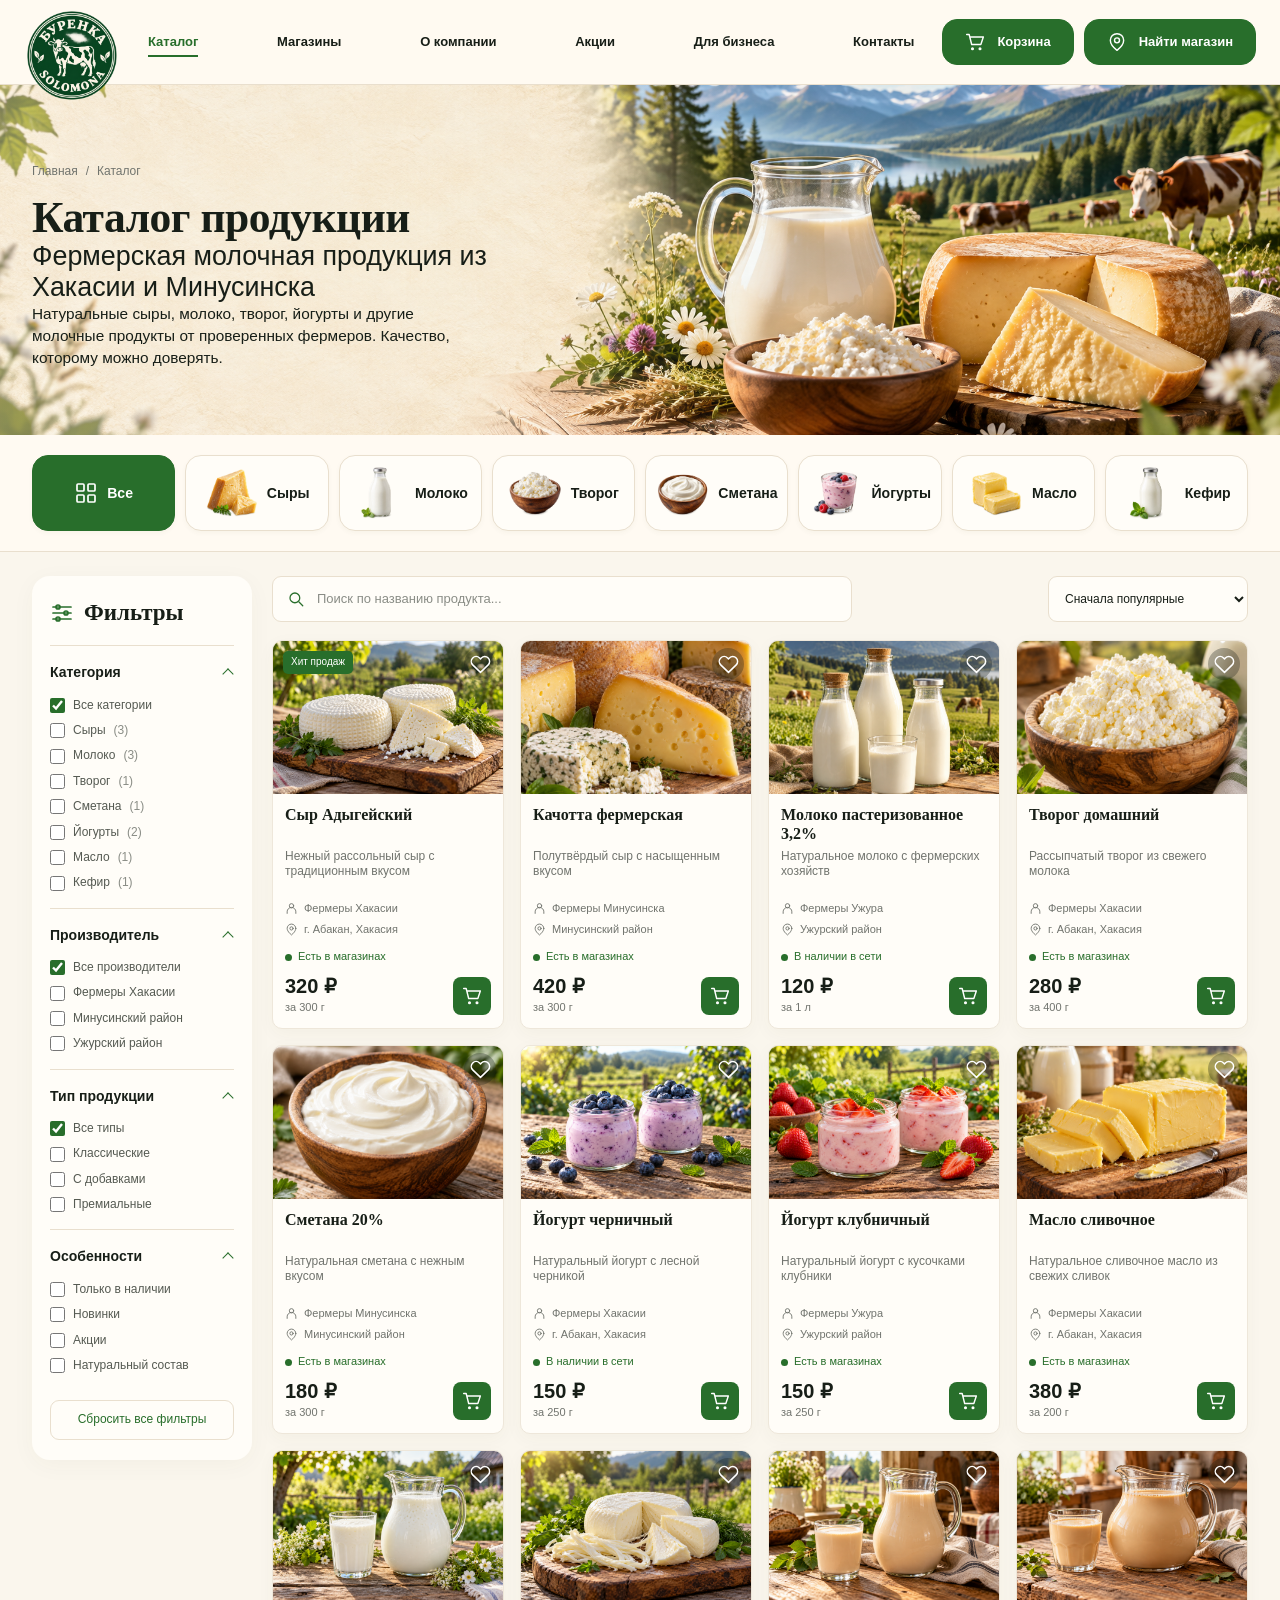
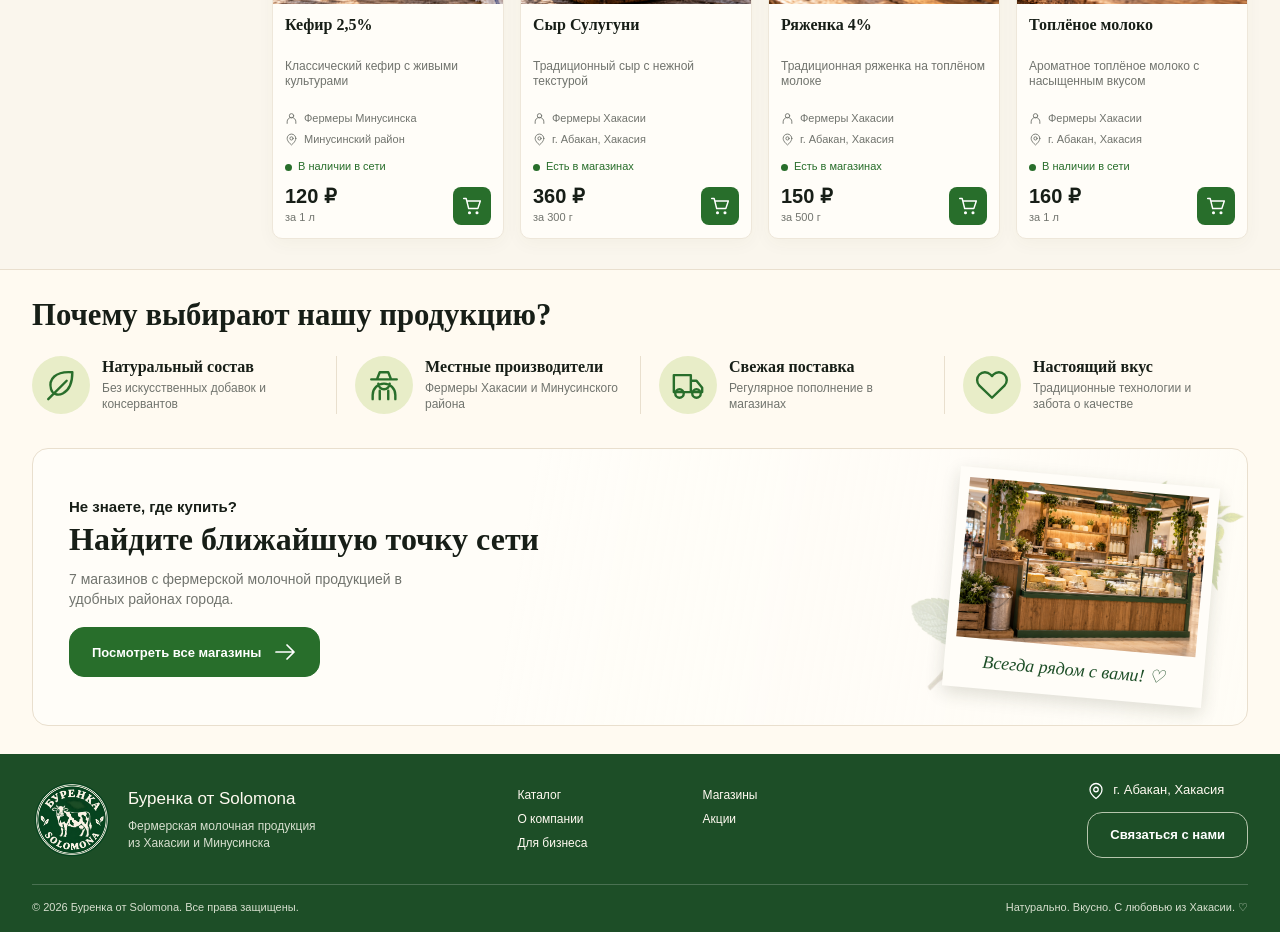
<file: public/catalog.html>
<!doctype html>
<html lang="ru">
    <head>
        <meta charset="UTF-8" />
        <meta name="viewport" content="width=device-width, initial-scale=1.0" />
        <title>Каталог — Буренка от Solomona</title>
        <link rel="stylesheet" href="../site/css/catalog.css" />
        <script src="../site/scripts/products.js" defer></script>
        <script src="../site/scripts/shop.js" defer></script>
        <script src="../site/scripts/catalog.js" defer></script>
    </head>
    <body>
        <!-- Шапка -->
        <header class="header">
            <div class="container header__inner">
                <a class="header__logo" href="home.html" aria-label="На главную">
                    <img src="../site/img/logo.png" alt="Буренка от Solomona" />
                </a>
                <nav class="navigation" id="navigation" aria-label="Основное меню">
                    <a
                        class="navigation__link navigation__link--active"
                        href="catalog.html"
                        aria-current="page"
                        >Каталог</a
                    >
                    <a class="navigation__link" href="home.html#stores">Магазины</a>
                    <a class="navigation__link" href="about.html">О компании</a>
                    <a class="navigation__link" href="sales.html">Акции</a>
                    <a class="navigation__link" href="partner.html">Для бизнеса</a>
                    <a class="navigation__link" href="#contacts">Контакты</a>
                </nav>
                <div class="header__actions">
                    <a
                        class="button header__cart"
                        href="cart.html"
                        aria-label="Перейти в корзину"
                    >
                        <span class="header__action-icon">
                            <img src="../site/icons/catalog-cart-white.svg" alt="" />
                        </span>
                        <span class="header__cart-text">Корзина</span>
                    </a>
                    <a
                        class="button header__button"
                        href="home.html#stores"
                        aria-label="Найти магазин"
                    >
                        <span class="header__action-icon">
                            <img
                                src="../site/icons/catalog-location-white.svg"
                                alt=""
                            />
                        </span>
                        <span>Найти магазин</span>
                    </a>
                </div>
                <button
                    class="header__menu"
                    type="button"
                    aria-label="Открыть меню"
                    aria-controls="navigation"
                    aria-expanded="false"
                >
                    <span></span>
                    <span></span>
                    <span></span>
                </button>
            </div>
        </header>
        <main>
            <!-- Главный экран каталога -->
            <section class="catalog-hero">
                <div class="container catalog-hero__inner">
                    <div class="catalog-hero__content">
                        <nav class="breadcrumbs" aria-label="Хлебные крошки">
                            <a class="breadcrumbs__link" href="home.html">Главная</a>
                            <span aria-hidden="true">/</span>
                            <span>Каталог</span>
                        </nav>
                        <h1 class="catalog-hero__title">Каталог продукции</h1>
                        <p class="catalog-hero__subtitle">
                            Фермерская молочная продукция<br />
                            из Хакасии и Минусинска
                        </p>
                        <p class="catalog-hero__description">
                            Натуральные сыры, молоко, творог, йогурты и другие
                            молочные продукты от проверенных фермеров. Качество,
                            которому можно доверять.
                        </p>
                    </div>
                </div>
            </section>
            <!-- Категории -->
            <section class="categories" aria-label="Категории продукции">
                <div class="container categories__list">
                    <button
                        class="categories__button categories__button--active"
                        type="button"
                        data-category="all"
                        aria-pressed="true"
                    >
                        <img
                            class="icon"
                            src="../site/icons/catalog-grid-white.svg"
                            alt=""
                        />
                        Все
                    </button>
                    <button
                        class="categories__button"
                        type="button"
                        data-category="cheese"
                        aria-pressed="false"
                    >
                        <img
                            class="categories__image"
                            src="../site/img/catalog/categories/cheese.png"
                            alt=""
                        />
                        Сыры
                    </button>
                    <button
                        class="categories__button"
                        type="button"
                        data-category="milk"
                        aria-pressed="false"
                    >
                        <img
                            class="categories__image"
                            src="../site/img/catalog/categories/milk.png"
                            alt="Молоко"
                        />
                        Молоко
                    </button>
                    <button
                        class="categories__button"
                        type="button"
                        data-category="curd"
                        aria-pressed="false"
                    >
                        <img
                            class="categories__image"
                            src="../site/img/catalog/categories/curd.png"
                            alt="Творог"
                        />
                        Творог
                    </button>
                    <button
                        class="categories__button"
                        type="button"
                        data-category="cream"
                        aria-pressed="false"
                    >
                        <img
                            class="categories__image"
                            src="../site/img/catalog/categories/sour-cream.png"
                            alt="Сметана"
                        />
                        Сметана
                    </button>
                    <button
                        class="categories__button"
                        type="button"
                        data-category="yogurt"
                        aria-pressed="false"
                    >
                        <img
                            class="categories__image"
                            src="../site/img/catalog/categories/yogurt.png"
                            alt="Йогурты"
                        />
                        Йогурты
                    </button>
                    <button
                        class="categories__button"
                        type="button"
                        data-category="butter"
                        aria-pressed="false"
                    >
                        <img
                            class="categories__image"
                            src="../site/img/catalog/categories/butter.png"
                            alt="Масло"
                        />
                        Масло
                    </button>
                    <button
                        class="categories__button"
                        type="button"
                        data-category="kefir"
                        aria-pressed="false"
                    >
                        <img
                            class="categories__image"
                            src="../site/img/catalog/categories/kefir.png"
                            alt="Кефир"
                        />
                        Кефир
                    </button>
                </div>
            </section>
            <!-- Фильтры и товары -->
            <section class="catalog">
                <div class="container catalog__layout">
                    <aside class="filters">
                        <h2 class="filters__title">
                            <img
                                class="icon"
                                src="../site/icons/catalog-filter.svg"
                                alt=""
                            />
                            Фильтры
                        </h2>
                        <form class="filters__form" id="filters-form">
                            <details class="filters__group" open>
                                <summary class="filters__heading">Категория</summary>
                                <div class="filters__options">
                                    <label class="filters__option">
                                        <input
                                            type="checkbox"
                                            name="category"
                                            value="all"
                                            checked
                                        />
                                        Все категории
                                    </label>
                                    <label class="filters__option">
                                        <input
                                            type="checkbox"
                                            name="category"
                                            value="cheese"
                                        />
                                        Сыры <span>(3)</span>
                                    </label>
                                    <label class="filters__option">
                                        <input
                                            type="checkbox"
                                            name="category"
                                            value="milk"
                                        />
                                        Молоко <span>(3)</span>
                                    </label>
                                    <label class="filters__option">
                                        <input
                                            type="checkbox"
                                            name="category"
                                            value="curd"
                                        />
                                        Творог <span>(1)</span>
                                    </label>
                                    <label class="filters__option">
                                        <input
                                            type="checkbox"
                                            name="category"
                                            value="cream"
                                        />
                                        Сметана <span>(1)</span>
                                    </label>
                                    <label class="filters__option">
                                        <input
                                            type="checkbox"
                                            name="category"
                                            value="yogurt"
                                        />
                                        Йогурты <span>(2)</span>
                                    </label>
                                    <label class="filters__option">
                                        <input
                                            type="checkbox"
                                            name="category"
                                            value="butter"
                                        />
                                        Масло <span>(1)</span>
                                    </label>
                                    <label class="filters__option">
                                        <input
                                            type="checkbox"
                                            name="category"
                                            value="kefir"
                                        />
                                        Кефир <span>(1)</span>
                                    </label>
                                </div>
                            </details>
                            <details class="filters__group" open>
                                <summary class="filters__heading">
                                    Производитель
                                </summary>
                                <div class="filters__options">
                                    <label class="filters__option">
                                        <input
                                            type="checkbox"
                                            name="producer"
                                            value="all"
                                            checked
                                        />
                                        Все производители
                                    </label>
                                    <label class="filters__option">
                                        <input
                                            type="checkbox"
                                            name="producer"
                                            value="khakassia"
                                        />
                                        Фермеры Хакасии
                                    </label>
                                    <label class="filters__option">
                                        <input
                                            type="checkbox"
                                            name="producer"
                                            value="minusinsk"
                                        />
                                        Минусинский район
                                    </label>
                                    <label class="filters__option">
                                        <input
                                            type="checkbox"
                                            name="producer"
                                            value="uzhur"
                                        />
                                        Ужурский район
                                    </label>
                                </div>
                            </details>
                            <details class="filters__group" open>
                                <summary class="filters__heading">
                                    Тип продукции
                                </summary>
                                <div class="filters__options">
                                    <label class="filters__option">
                                        <input
                                            type="checkbox"
                                            name="type"
                                            value="all"
                                            checked
                                        />
                                        Все типы
                                    </label>
                                    <label class="filters__option">
                                        <input
                                            type="checkbox"
                                            name="type"
                                            value="classic"
                                        />
                                        Классические
                                    </label>
                                    <label class="filters__option">
                                        <input
                                            type="checkbox"
                                            name="type"
                                            value="flavored"
                                        />
                                        С добавками
                                    </label>
                                    <label class="filters__option">
                                        <input
                                            type="checkbox"
                                            name="type"
                                            value="premium"
                                        />
                                        Премиальные
                                    </label>
                                </div>
                            </details>
                            <details class="filters__group" open>
                                <summary class="filters__heading">
                                    Особенности
                                </summary>
                                <div class="filters__options">
                                    <label class="filters__option">
                                        <input
                                            type="checkbox"
                                            name="feature"
                                            value="available"
                                        />
                                        Только в наличии
                                    </label>
                                    <label class="filters__option">
                                        <input
                                            type="checkbox"
                                            name="feature"
                                            value="new"
                                        />
                                        Новинки
                                    </label>
                                    <label class="filters__option">
                                        <input
                                            type="checkbox"
                                            name="feature"
                                            value="sale"
                                        />
                                        Акции
                                    </label>
                                    <label class="filters__option">
                                        <input
                                            type="checkbox"
                                            name="feature"
                                            value="natural"
                                        />
                                        Натуральный состав
                                    </label>
                                </div>
                            </details>
                            <button class="filters__reset" type="reset">
                                Сбросить все фильтры
                            </button>
                        </form>
                    </aside>
                    <div class="catalog__main">
                        <div class="catalog__toolbar">
                            <label class="catalog__search">
                                <img
                                    class="icon"
                                    src="../site/icons/catalog-search.svg"
                                    alt=""
                                />
                                <input
                                    class="catalog__input"
                                    id="product-search"
                                    type="search"
                                    placeholder="Поиск по названию продукта..."
                                    aria-label="Поиск товара"
                                />
                            </label>
                            <select
                                class="catalog__sort"
                                id="product-sort"
                                aria-label="Сортировка товаров"
                            >
                                <option value="popular">Сначала популярные</option>
                                <option value="price-up">Сначала дешевле</option>
                                <option value="price-down">Сначала дороже</option>
                                <option value="name">По названию</option>
                            </select>
                        </div>
                        <p
                            class="catalog__message"
                            id="catalog-message"
                            role="status"
                            aria-live="polite"
                        ></p>
                        <div class="catalog__grid" id="product-grid">
                            <!-- 1 -->
                            <article
                                class="product-card"
                                data-id="adyghe"
                                data-category="cheese"
                                data-producer="khakassia"
                                data-type="classic"
                                data-price="320"
                                data-features="available natural"
                            >
                                <div class="product-card__picture">
                                    <a
                                        class="product-card__link"
                                        href="product.html?id=adyghe"
                                        ><img
                                            class="product-card__image"
                                            src="../site/img/catalog/adyghe.png"
                                            alt="Белый адыгейский сыр"
                                            loading="lazy"
                                    /></a>
                                    <span class="product-card__badge"
                                        >Хит продаж</span
                                    >
                                    <button
                                        class="product-card__favorite"
                                        type="button"
                                        aria-label="В избранное: Сыр Адыгейский"
                                        aria-pressed="false"
                                    >
                                        <img
                                            class="icon"
                                            src="../site/icons/catalog-heart-white.svg"
                                            alt=""
                                        />
                                    </button>
                                </div>
                                <div class="product-card__body">
                                    <h3 class="product-card__title">
                                        <a href="product.html?id=adyghe"
                                            >Сыр Адыгейский</a
                                        >
                                    </h3>
                                    <p class="product-card__description">
                                        Нежный рассольный сыр с традиционным вкусом
                                    </p>
                                    <p class="product-card__detail">
                                        <img
                                            class="icon"
                                            src="../site/icons/catalog-user-gray.svg"
                                            alt=""
                                        />Фермеры Хакасии
                                    </p>
                                    <p class="product-card__detail">
                                        <img
                                            class="icon"
                                            src="../site/icons/catalog-location-gray.svg"
                                            alt=""
                                        />г. Абакан, Хакасия
                                    </p>
                                    <p class="product-card__stock">
                                        Есть в магазинах
                                    </p>
                                    <div class="product-card__bottom">
                                        <div>
                                            <p class="product-card__price">320 ₽</p>
                                            <p class="product-card__weight">
                                                за 300 г
                                            </p>
                                        </div>
                                        <button
                                            class="product-card__cart"
                                            type="button"
                                            aria-label="В корзину: Сыр Адыгейский"
                                        >
                                            <img
                                                class="icon"
                                                src="../site/icons/catalog-cart-white.svg"
                                                alt=""
                                            />
                                        </button>
                                    </div>
                                </div>
                            </article>
                            <!-- 2 -->
                            <article
                                class="product-card"
                                data-id="caciotta"
                                data-category="cheese"
                                data-producer="minusinsk"
                                data-type="premium"
                                data-price="420"
                                data-features="available natural"
                            >
                                <div class="product-card__picture">
                                    <a
                                        class="product-card__link"
                                        href="product.html?id=caciotta"
                                        ><img
                                            class="product-card__image"
                                            src="../site/img/cheese.png"
                                            alt="Фермерский сыр с золотистой корочкой"
                                            loading="lazy"
                                    /></a>
                                    <button
                                        class="product-card__favorite"
                                        type="button"
                                        aria-label="В избранное: Качотта фермерская"
                                        aria-pressed="false"
                                    >
                                        <img
                                            class="icon"
                                            src="../site/icons/catalog-heart-white.svg"
                                            alt=""
                                        />
                                    </button>
                                </div>
                                <div class="product-card__body">
                                    <h3 class="product-card__title">
                                        <a href="product.html?id=caciotta"
                                            >Качотта фермерская</a
                                        >
                                    </h3>
                                    <p class="product-card__description">
                                        Полутвёрдый сыр с насыщенным вкусом
                                    </p>
                                    <p class="product-card__detail">
                                        <img
                                            class="icon"
                                            src="../site/icons/catalog-user-gray.svg"
                                            alt=""
                                        />Фермеры Минусинска
                                    </p>
                                    <p class="product-card__detail">
                                        <img
                                            class="icon"
                                            src="../site/icons/catalog-location-gray.svg"
                                            alt=""
                                        />Минусинский район
                                    </p>
                                    <p class="product-card__stock">
                                        Есть в магазинах
                                    </p>
                                    <div class="product-card__bottom">
                                        <div>
                                            <p class="product-card__price">420 ₽</p>
                                            <p class="product-card__weight">
                                                за 300 г
                                            </p>
                                        </div>
                                        <button
                                            class="product-card__cart"
                                            type="button"
                                            aria-label="В корзину: Качотта фермерская"
                                        >
                                            <img
                                                class="icon"
                                                src="../site/icons/catalog-cart-white.svg"
                                                alt=""
                                            />
                                        </button>
                                    </div>
                                </div>
                            </article>
                            <!-- 3 -->
                            <article
                                class="product-card"
                                data-id="milk"
                                data-category="milk"
                                data-producer="uzhur"
                                data-type="classic"
                                data-price="120"
                                data-features="available natural"
                            >
                                <div class="product-card__picture">
                                    <a
                                        class="product-card__link"
                                        href="product.html?id=milk"
                                        ><img
                                            class="product-card__image"
                                            src="../site/img/milk.png"
                                            alt="Натуральное молоко в стеклянных бутылках"
                                            loading="lazy"
                                    /></a>
                                    <button
                                        class="product-card__favorite"
                                        type="button"
                                        aria-label="В избранное: Молоко 3,2%"
                                        aria-pressed="false"
                                    >
                                        <img
                                            class="icon"
                                            src="../site/icons/catalog-heart-white.svg"
                                            alt=""
                                        />
                                    </button>
                                </div>
                                <div class="product-card__body">
                                    <h3 class="product-card__title">
                                        <a href="product.html?id=milk">
                                            Молоко пастеризованное 3,2%
                                        </a>
                                    </h3>
                                    <p class="product-card__description">
                                        Натуральное молоко с фермерских хозяйств
                                    </p>
                                    <p class="product-card__detail">
                                        <img
                                            class="icon"
                                            src="../site/icons/catalog-user-gray.svg"
                                            alt=""
                                        />Фермеры Ужура
                                    </p>
                                    <p class="product-card__detail">
                                        <img
                                            class="icon"
                                            src="../site/icons/catalog-location-gray.svg"
                                            alt=""
                                        />Ужурский район
                                    </p>
                                    <p class="product-card__stock">
                                        В наличии в сети
                                    </p>
                                    <div class="product-card__bottom">
                                        <div>
                                            <p class="product-card__price">120 ₽</p>
                                            <p class="product-card__weight">
                                                за 1 л
                                            </p>
                                        </div>
                                        <button
                                            class="product-card__cart"
                                            type="button"
                                            aria-label="В корзину: Молоко 3,2%"
                                        >
                                            <img
                                                class="icon"
                                                src="../site/icons/catalog-cart-white.svg"
                                                alt=""
                                            />
                                        </button>
                                    </div>
                                </div>
                            </article>
                            <!-- 4 -->
                            <article
                                class="product-card"
                                data-id="curd"
                                data-category="curd"
                                data-producer="khakassia"
                                data-type="classic"
                                data-price="280"
                                data-features="available natural"
                            >
                                <div class="product-card__picture">
                                    <a
                                        class="product-card__link"
                                        href="product.html?id=curd"
                                        ><img
                                            class="product-card__image"
                                            src="../site/img/curd.png"
                                            alt="Домашний творог в деревянной миске"
                                            loading="lazy"
                                    /></a>
                                    <button
                                        class="product-card__favorite"
                                        type="button"
                                        aria-label="В избранное: Творог домашний"
                                        aria-pressed="false"
                                    >
                                        <img
                                            class="icon"
                                            src="../site/icons/catalog-heart-white.svg"
                                            alt=""
                                        />
                                    </button>
                                </div>
                                <div class="product-card__body">
                                    <h3 class="product-card__title">
                                        <a href="product.html?id=curd"
                                            >Творог домашний</a
                                        >
                                    </h3>
                                    <p class="product-card__description">
                                        Рассыпчатый творог из свежего молока
                                    </p>
                                    <p class="product-card__detail">
                                        <img
                                            class="icon"
                                            src="../site/icons/catalog-user-gray.svg"
                                            alt=""
                                        />Фермеры Хакасии
                                    </p>
                                    <p class="product-card__detail">
                                        <img
                                            class="icon"
                                            src="../site/icons/catalog-location-gray.svg"
                                            alt=""
                                        />г. Абакан, Хакасия
                                    </p>
                                    <p class="product-card__stock">
                                        Есть в магазинах
                                    </p>
                                    <div class="product-card__bottom">
                                        <div>
                                            <p class="product-card__price">280 ₽</p>
                                            <p class="product-card__weight">
                                                за 400 г
                                            </p>
                                        </div>
                                        <button
                                            class="product-card__cart"
                                            type="button"
                                            aria-label="В корзину: Творог домашний"
                                        >
                                            <img
                                                class="icon"
                                                src="../site/icons/catalog-cart-white.svg"
                                                alt=""
                                            />
                                        </button>
                                    </div>
                                </div>
                            </article>
                            <!-- 5 -->
                            <article
                                class="product-card"
                                data-id="cream"
                                data-category="cream"
                                data-producer="minusinsk"
                                data-type="classic"
                                data-price="180"
                                data-features="available natural"
                            >
                                <div class="product-card__picture">
                                    <a
                                        class="product-card__link"
                                        href="product.html?id=cream"
                                        ><img
                                            class="product-card__image"
                                            src="../site/img/sour-cream.png"
                                            alt="Густая сметана в деревянной миске"
                                            loading="lazy"
                                    /></a>
                                    <button
                                        class="product-card__favorite"
                                        type="button"
                                        aria-label="В избранное: Сметана 20%"
                                        aria-pressed="false"
                                    >
                                        <img
                                            class="icon"
                                            src="../site/icons/catalog-heart-white.svg"
                                            alt=""
                                        />
                                    </button>
                                </div>
                                <div class="product-card__body">
                                    <h3 class="product-card__title">
                                        <a href="product.html?id=cream"
                                            >Сметана 20%</a
                                        >
                                    </h3>
                                    <p class="product-card__description">
                                        Натуральная сметана с нежным вкусом
                                    </p>
                                    <p class="product-card__detail">
                                        <img
                                            class="icon"
                                            src="../site/icons/catalog-user-gray.svg"
                                            alt=""
                                        />Фермеры Минусинска
                                    </p>
                                    <p class="product-card__detail">
                                        <img
                                            class="icon"
                                            src="../site/icons/catalog-location-gray.svg"
                                            alt=""
                                        />Минусинский район
                                    </p>
                                    <p class="product-card__stock">
                                        Есть в магазинах
                                    </p>
                                    <div class="product-card__bottom">
                                        <div>
                                            <p class="product-card__price">180 ₽</p>
                                            <p class="product-card__weight">
                                                за 300 г
                                            </p>
                                        </div>
                                        <button
                                            class="product-card__cart"
                                            type="button"
                                            aria-label="В корзину: Сметана 20%"
                                        >
                                            <img
                                                class="icon"
                                                src="../site/icons/catalog-cart-white.svg"
                                                alt=""
                                            />
                                        </button>
                                    </div>
                                </div>
                            </article>
                            <!-- 6 -->
                            <article
                                class="product-card"
                                data-id="blueberry"
                                data-category="yogurt"
                                data-producer="khakassia"
                                data-type="flavored"
                                data-price="150"
                                data-features="available natural new"
                            >
                                <div class="product-card__picture">
                                    <a
                                        class="product-card__link"
                                        href="product.html?id=blueberry"
                                        ><img
                                            class="product-card__image"
                                            src="../site/img/catalog/blueberry-yogurt.png"
                                            alt="Черничный йогурт в стеклянных баночках"
                                            loading="lazy"
                                    /></a>
                                    <button
                                        class="product-card__favorite"
                                        type="button"
                                        aria-label="В избранное: Йогурт черничный"
                                        aria-pressed="false"
                                    >
                                        <img
                                            class="icon"
                                            src="../site/icons/catalog-heart-white.svg"
                                            alt=""
                                        />
                                    </button>
                                </div>
                                <div class="product-card__body">
                                    <h3 class="product-card__title">
                                        <a href="product.html?id=blueberry"
                                            >Йогурт черничный</a
                                        >
                                    </h3>
                                    <p class="product-card__description">
                                        Натуральный йогурт с лесной черникой
                                    </p>
                                    <p class="product-card__detail">
                                        <img
                                            class="icon"
                                            src="../site/icons/catalog-user-gray.svg"
                                            alt=""
                                        />Фермеры Хакасии
                                    </p>
                                    <p class="product-card__detail">
                                        <img
                                            class="icon"
                                            src="../site/icons/catalog-location-gray.svg"
                                            alt=""
                                        />г. Абакан, Хакасия
                                    </p>
                                    <p class="product-card__stock">
                                        В наличии в сети
                                    </p>
                                    <div class="product-card__bottom">
                                        <div>
                                            <p class="product-card__price">150 ₽</p>
                                            <p class="product-card__weight">
                                                за 250 г
                                            </p>
                                        </div>
                                        <button
                                            class="product-card__cart"
                                            type="button"
                                            aria-label="В корзину: Йогурт черничный"
                                        >
                                            <img
                                                class="icon"
                                                src="../site/icons/catalog-cart-white.svg"
                                                alt=""
                                            />
                                        </button>
                                    </div>
                                </div>
                            </article>
                            <!-- 7 -->
                            <article
                                class="product-card"
                                data-id="strawberry"
                                data-category="yogurt"
                                data-producer="uzhur"
                                data-type="flavored"
                                data-price="150"
                                data-features="available natural new"
                            >
                                <div class="product-card__picture">
                                    <a
                                        class="product-card__link"
                                        href="product.html?id=strawberry"
                                        ><img
                                            class="product-card__image"
                                            src="../site/img/catalog/strawberry-yogurt.png"
                                            alt="Клубничный йогурт со свежими ягодами"
                                            loading="lazy"
                                    /></a>
                                    <button
                                        class="product-card__favorite"
                                        type="button"
                                        aria-label="В избранное: Йогурт клубничный"
                                        aria-pressed="false"
                                    >
                                        <img
                                            class="icon"
                                            src="../site/icons/catalog-heart-white.svg"
                                            alt=""
                                        />
                                    </button>
                                </div>
                                <div class="product-card__body">
                                    <h3 class="product-card__title">
                                        <a href="product.html?id=strawberry"
                                            >Йогурт клубничный</a
                                        >
                                    </h3>
                                    <p class="product-card__description">
                                        Натуральный йогурт с кусочками клубники
                                    </p>
                                    <p class="product-card__detail">
                                        <img
                                            class="icon"
                                            src="../site/icons/catalog-user-gray.svg"
                                            alt=""
                                        />Фермеры Ужура
                                    </p>
                                    <p class="product-card__detail">
                                        <img
                                            class="icon"
                                            src="../site/icons/catalog-location-gray.svg"
                                            alt=""
                                        />Ужурский район
                                    </p>
                                    <p class="product-card__stock">
                                        Есть в магазинах
                                    </p>
                                    <div class="product-card__bottom">
                                        <div>
                                            <p class="product-card__price">150 ₽</p>
                                            <p class="product-card__weight">
                                                за 250 г
                                            </p>
                                        </div>
                                        <button
                                            class="product-card__cart"
                                            type="button"
                                            aria-label="В корзину: Йогурт клубничный"
                                        >
                                            <img
                                                class="icon"
                                                src="../site/icons/catalog-cart-white.svg"
                                                alt=""
                                            />
                                        </button>
                                    </div>
                                </div>
                            </article>
                            <!-- 8 -->
                            <article
                                class="product-card"
                                data-id="butter"
                                data-category="butter"
                                data-producer="khakassia"
                                data-type="classic"
                                data-price="380"
                                data-features="available natural sale"
                            >
                                <div class="product-card__picture">
                                    <a
                                        class="product-card__link"
                                        href="product.html?id=butter"
                                        ><img
                                            class="product-card__image"
                                            src="../site/img/butter.png"
                                            alt="Сливочное масло на деревянной доске"
                                            loading="lazy"
                                    /></a>
                                    <button
                                        class="product-card__favorite"
                                        type="button"
                                        aria-label="В избранное: Масло сливочное"
                                        aria-pressed="false"
                                    >
                                        <img
                                            class="icon"
                                            src="../site/icons/catalog-heart-white.svg"
                                            alt=""
                                        />
                                    </button>
                                </div>
                                <div class="product-card__body">
                                    <h3 class="product-card__title">
                                        <a href="product.html?id=butter"
                                            >Масло сливочное</a
                                        >
                                    </h3>
                                    <p class="product-card__description">
                                        Натуральное сливочное масло из свежих сливок
                                    </p>
                                    <p class="product-card__detail">
                                        <img
                                            class="icon"
                                            src="../site/icons/catalog-user-gray.svg"
                                            alt=""
                                        />Фермеры Хакасии
                                    </p>
                                    <p class="product-card__detail">
                                        <img
                                            class="icon"
                                            src="../site/icons/catalog-location-gray.svg"
                                            alt=""
                                        />г. Абакан, Хакасия
                                    </p>
                                    <p class="product-card__stock">
                                        Есть в магазинах
                                    </p>
                                    <div class="product-card__bottom">
                                        <div>
                                            <p class="product-card__price">380 ₽</p>
                                            <p class="product-card__weight">
                                                за 200 г
                                            </p>
                                        </div>
                                        <button
                                            class="product-card__cart"
                                            type="button"
                                            aria-label="В корзину: Масло сливочное"
                                        >
                                            <img
                                                class="icon"
                                                src="../site/icons/catalog-cart-white.svg"
                                                alt=""
                                            />
                                        </button>
                                    </div>
                                </div>
                            </article>
                            <!-- 9 -->
                            <article
                                class="product-card"
                                data-id="kefir"
                                data-category="kefir"
                                data-producer="minusinsk"
                                data-type="classic"
                                data-price="120"
                                data-features="available natural"
                            >
                                <div class="product-card__picture">
                                    <a
                                        class="product-card__link"
                                        href="product.html?id=kefir"
                                        ><img
                                            class="product-card__image"
                                            src="../site/img/catalog/kefir.png"
                                            alt="Кефир в кувшине и стакане"
                                            loading="lazy"
                                    /></a>
                                    <button
                                        class="product-card__favorite"
                                        type="button"
                                        aria-label="В избранное: Кефир 2,5%"
                                        aria-pressed="false"
                                    >
                                        <img
                                            class="icon"
                                            src="../site/icons/catalog-heart-white.svg"
                                            alt=""
                                        />
                                    </button>
                                </div>
                                <div class="product-card__body">
                                    <h3 class="product-card__title">
                                        <a href="product.html?id=kefir"
                                            >Кефир 2,5%</a
                                        >
                                    </h3>
                                    <p class="product-card__description">
                                        Классический кефир с живыми культурами
                                    </p>
                                    <p class="product-card__detail">
                                        <img
                                            class="icon"
                                            src="../site/icons/catalog-user-gray.svg"
                                            alt=""
                                        />Фермеры Минусинска
                                    </p>
                                    <p class="product-card__detail">
                                        <img
                                            class="icon"
                                            src="../site/icons/catalog-location-gray.svg"
                                            alt=""
                                        />Минусинский район
                                    </p>
                                    <p class="product-card__stock">
                                        В наличии в сети
                                    </p>
                                    <div class="product-card__bottom">
                                        <div>
                                            <p class="product-card__price">120 ₽</p>
                                            <p class="product-card__weight">
                                                за 1 л
                                            </p>
                                        </div>
                                        <button
                                            class="product-card__cart"
                                            type="button"
                                            aria-label="В корзину: Кефир 2,5%"
                                        >
                                            <img
                                                class="icon"
                                                src="../site/icons/catalog-cart-white.svg"
                                                alt=""
                                            />
                                        </button>
                                    </div>
                                </div>
                            </article>
                            <!-- 10 -->
                            <article
                                class="product-card"
                                data-id="suluguni"
                                data-category="cheese"
                                data-producer="khakassia"
                                data-type="classic"
                                data-price="360"
                                data-features="available natural"
                            >
                                <div class="product-card__picture">
                                    <a
                                        class="product-card__link"
                                        href="product.html?id=suluguni"
                                        ><img
                                            class="product-card__image"
                                            src="../site/img/catalog/suluguni.png"
                                            alt="Сулугуни с нежной слоистой текстурой"
                                            loading="lazy"
                                    /></a>
                                    <button
                                        class="product-card__favorite"
                                        type="button"
                                        aria-label="В избранное: Сыр Сулугуни"
                                        aria-pressed="false"
                                    >
                                        <img
                                            class="icon"
                                            src="../site/icons/catalog-heart-white.svg"
                                            alt=""
                                        />
                                    </button>
                                </div>
                                <div class="product-card__body">
                                    <h3 class="product-card__title">
                                        <a href="product.html?id=suluguni"
                                            >Сыр Сулугуни</a
                                        >
                                    </h3>
                                    <p class="product-card__description">
                                        Традиционный сыр с нежной текстурой
                                    </p>
                                    <p class="product-card__detail">
                                        <img
                                            class="icon"
                                            src="../site/icons/catalog-user-gray.svg"
                                            alt=""
                                        />Фермеры Хакасии
                                    </p>
                                    <p class="product-card__detail">
                                        <img
                                            class="icon"
                                            src="../site/icons/catalog-location-gray.svg"
                                            alt=""
                                        />г. Абакан, Хакасия
                                    </p>
                                    <p class="product-card__stock">
                                        Есть в магазинах
                                    </p>
                                    <div class="product-card__bottom">
                                        <div>
                                            <p class="product-card__price">360 ₽</p>
                                            <p class="product-card__weight">
                                                за 300 г
                                            </p>
                                        </div>
                                        <button
                                            class="product-card__cart"
                                            type="button"
                                            aria-label="В корзину: Сыр Сулугуни"
                                        >
                                            <img
                                                class="icon"
                                                src="../site/icons/catalog-cart-white.svg"
                                                alt=""
                                            />
                                        </button>
                                    </div>
                                </div>
                            </article>
                            <!-- 11 -->
                            <article
                                class="product-card"
                                data-id="ryazhenka"
                                data-category="milk"
                                data-producer="khakassia"
                                data-type="classic"
                                data-price="150"
                                data-features="available natural"
                            >
                                <div class="product-card__picture">
                                    <a
                                        class="product-card__link"
                                        href="product.html?id=ryazhenka"
                                        ><img
                                            class="product-card__image"
                                            src="../site/img/catalog/ryazhenka.png"
                                            alt="Ряженка в стеклянном кувшине"
                                            loading="lazy"
                                    /></a>
                                    <button
                                        class="product-card__favorite"
                                        type="button"
                                        aria-label="В избранное: Ряженка 4%"
                                        aria-pressed="false"
                                    >
                                        <img
                                            class="icon"
                                            src="../site/icons/catalog-heart-white.svg"
                                            alt=""
                                        />
                                    </button>
                                </div>
                                <div class="product-card__body">
                                    <h3 class="product-card__title">
                                        <a href="product.html?id=ryazhenka"
                                            >Ряженка 4%</a
                                        >
                                    </h3>
                                    <p class="product-card__description">
                                        Традиционная ряженка на топлёном молоке
                                    </p>
                                    <p class="product-card__detail">
                                        <img
                                            class="icon"
                                            src="../site/icons/catalog-user-gray.svg"
                                            alt=""
                                        />Фермеры Хакасии
                                    </p>
                                    <p class="product-card__detail">
                                        <img
                                            class="icon"
                                            src="../site/icons/catalog-location-gray.svg"
                                            alt=""
                                        />г. Абакан, Хакасия
                                    </p>
                                    <p class="product-card__stock">
                                        Есть в магазинах
                                    </p>
                                    <div class="product-card__bottom">
                                        <div>
                                            <p class="product-card__price">150 ₽</p>
                                            <p class="product-card__weight">
                                                за 500 г
                                            </p>
                                        </div>
                                        <button
                                            class="product-card__cart"
                                            type="button"
                                            aria-label="В корзину: Ряженка 4%"
                                        >
                                            <img
                                                class="icon"
                                                src="../site/icons/catalog-cart-white.svg"
                                                alt=""
                                            />
                                        </button>
                                    </div>
                                </div>
                            </article>
                            <!-- 12 -->
                            <article
                                class="product-card"
                                data-id="baked-milk"
                                data-category="milk"
                                data-producer="khakassia"
                                data-type="classic"
                                data-price="160"
                                data-features="available natural"
                            >
                                <div class="product-card__picture">
                                    <a
                                        class="product-card__link"
                                        href="product.html?id=baked-milk"
                                        ><img
                                            class="product-card__image"
                                            src="../site/img/catalog/baked-milk.png"
                                            alt="Топлёное молоко в округлом кувшине"
                                            loading="lazy"
                                    /></a>
                                    <button
                                        class="product-card__favorite"
                                        type="button"
                                        aria-label="В избранное: Топлёное молоко"
                                        aria-pressed="false"
                                    >
                                        <img
                                            class="icon"
                                            src="../site/icons/catalog-heart-white.svg"
                                            alt=""
                                        />
                                    </button>
                                </div>
                                <div class="product-card__body">
                                    <h3 class="product-card__title">
                                        <a href="product.html?id=baked-milk"
                                            >Топлёное молоко</a
                                        >
                                    </h3>
                                    <p class="product-card__description">
                                        Ароматное топлёное молоко с насыщенным вкусом
                                    </p>
                                    <p class="product-card__detail">
                                        <img
                                            class="icon"
                                            src="../site/icons/catalog-user-gray.svg"
                                            alt=""
                                        />Фермеры Хакасии
                                    </p>
                                    <p class="product-card__detail">
                                        <img
                                            class="icon"
                                            src="../site/icons/catalog-location-gray.svg"
                                            alt=""
                                        />г. Абакан, Хакасия
                                    </p>
                                    <p class="product-card__stock">
                                        В наличии в сети
                                    </p>
                                    <div class="product-card__bottom">
                                        <div>
                                            <p class="product-card__price">160 ₽</p>
                                            <p class="product-card__weight">
                                                за 1 л
                                            </p>
                                        </div>
                                        <button
                                            class="product-card__cart"
                                            type="button"
                                            aria-label="В корзину: Топлёное молоко"
                                        >
                                            <img
                                                class="icon"
                                                src="../site/icons/catalog-cart-white.svg"
                                                alt=""
                                            />
                                        </button>
                                    </div>
                                </div>
                            </article>
                        </div>
                        <p class="catalog__empty" id="catalog-empty" hidden>
                            Товары не найдены. Попробуйте изменить поиск или фильтры.
                        </p>
                    </div>
                </div>
            </section>
            <!-- Преимущества -->
            <section class="benefits">
                <div class="container">
                    <h2 class="benefits__title">Почему выбирают нашу продукцию?</h2>
                    <div class="benefits__list">
                        <div class="benefits__item">
                            <span class="benefits__icon">
                                <img
                                    class="icon"
                                    src="../site/icons/catalog-leaf.svg"
                                    alt=""
                                />
                            </span>
                            <div>
                                <h3 class="benefits__heading">Натуральный состав</h3>
                                <p class="benefits__text">
                                    Без искусственных добавок и консервантов
                                </p>
                            </div>
                        </div>
                        <div class="benefits__item">
                            <span class="benefits__icon">
                                <img
                                    class="icon"
                                    src="../site/icons/catalog-farmer.svg"
                                    alt=""
                                />
                            </span>
                            <div>
                                <h3 class="benefits__heading">
                                    Местные производители
                                </h3>
                                <p class="benefits__text">
                                    Фермеры Хакасии и Минусинского района
                                </p>
                            </div>
                        </div>
                        <div class="benefits__item">
                            <span class="benefits__icon">
                                <img
                                    class="icon"
                                    src="../site/icons/catalog-truck.svg"
                                    alt=""
                                />
                            </span>
                            <div>
                                <h3 class="benefits__heading">Свежая поставка</h3>
                                <p class="benefits__text">
                                    Регулярное пополнение в магазинах
                                </p>
                            </div>
                        </div>
                        <div class="benefits__item">
                            <span class="benefits__icon">
                                <img
                                    class="icon"
                                    src="../site/icons/catalog-heart.svg"
                                    alt=""
                                />
                            </span>
                            <div>
                                <h3 class="benefits__heading">Настоящий вкус</h3>
                                <p class="benefits__text">
                                    Традиционные технологии и забота о качестве
                                </p>
                            </div>
                        </div>
                    </div>
                </div>
            </section>
            <!-- Магазины -->
            <section class="store-banner">
                <div class="container">
                    <div class="store-banner__inner">
                        <div class="store-banner__content">
                            <p class="store-banner__label">Не знаете, где купить?</p>
                            <h2 class="store-banner__title">
                                Найдите ближайшую точку сети
                            </h2>
                            <p class="store-banner__text">
                                7 магазинов с фермерской молочной продукцией в
                                удобных районах города.
                            </p>
                            <a class="button" href="home.html#stores">
                                Посмотреть все магазины
                                <img
                                    class="icon"
                                    src="../site/icons/catalog-arrow-white.svg"
                                    alt=""
                                />
                            </a>
                        </div>
                        <div class="store-banner__photo">
                            <img
                                src="../site/img/store-1.png"
                                alt="Магазин фермерской молочной продукции"
                                loading="lazy"
                            />
                            <p>Всегда рядом с вами! ♡</p>
                        </div>
                    </div>
                </div>
            </section>
        </main>
        <!-- Подвал -->
        <footer class="footer" id="contacts">
            <div class="container">
                <div class="footer__top">
                    <a class="footer__brand" href="home.html">
                        <img
                            class="footer__logo"
                            src="../site/img/logo.png"
                            alt=""
                        />
                        <div>
                            <p class="footer__name">Буренка от Solomona</p>
                            <p class="footer__description">
                                Фермерская молочная продукция<br />
                                из Хакасии и Минусинска
                            </p>
                        </div>
                    </a>
                    <nav class="footer__navigation" aria-label="Меню в подвале">
                        <a href="catalog.html">Каталог</a>
                        <a href="home.html#stores">Магазины</a>
                        <a href="about.html">О компании</a>
                        <a href="sales.html">Акции</a>
                        <a href="partner.html">Для бизнеса</a>
                    </nav>
                    <div class="footer__contacts">
                        <p class="footer__location">
                            <img
                                class="icon"
                                src="../site/icons/catalog-location-white.svg"
                                alt=""
                            />
                            г. Абакан, Хакасия
                        </p>
                        <a class="button button--light" href="home.html#contacts">
                            Связаться с нами
                        </a>
                    </div>
                </div>
                <div class="footer__bottom">
                    <p>© 2026 Буренка от Solomona. Все права защищены.</p>
                    <p>Натурально. Вкусно. С любовью из Хакасии. ♡</p>
                </div>
            </div>
        </footer>
    </body>
</html>
</file>
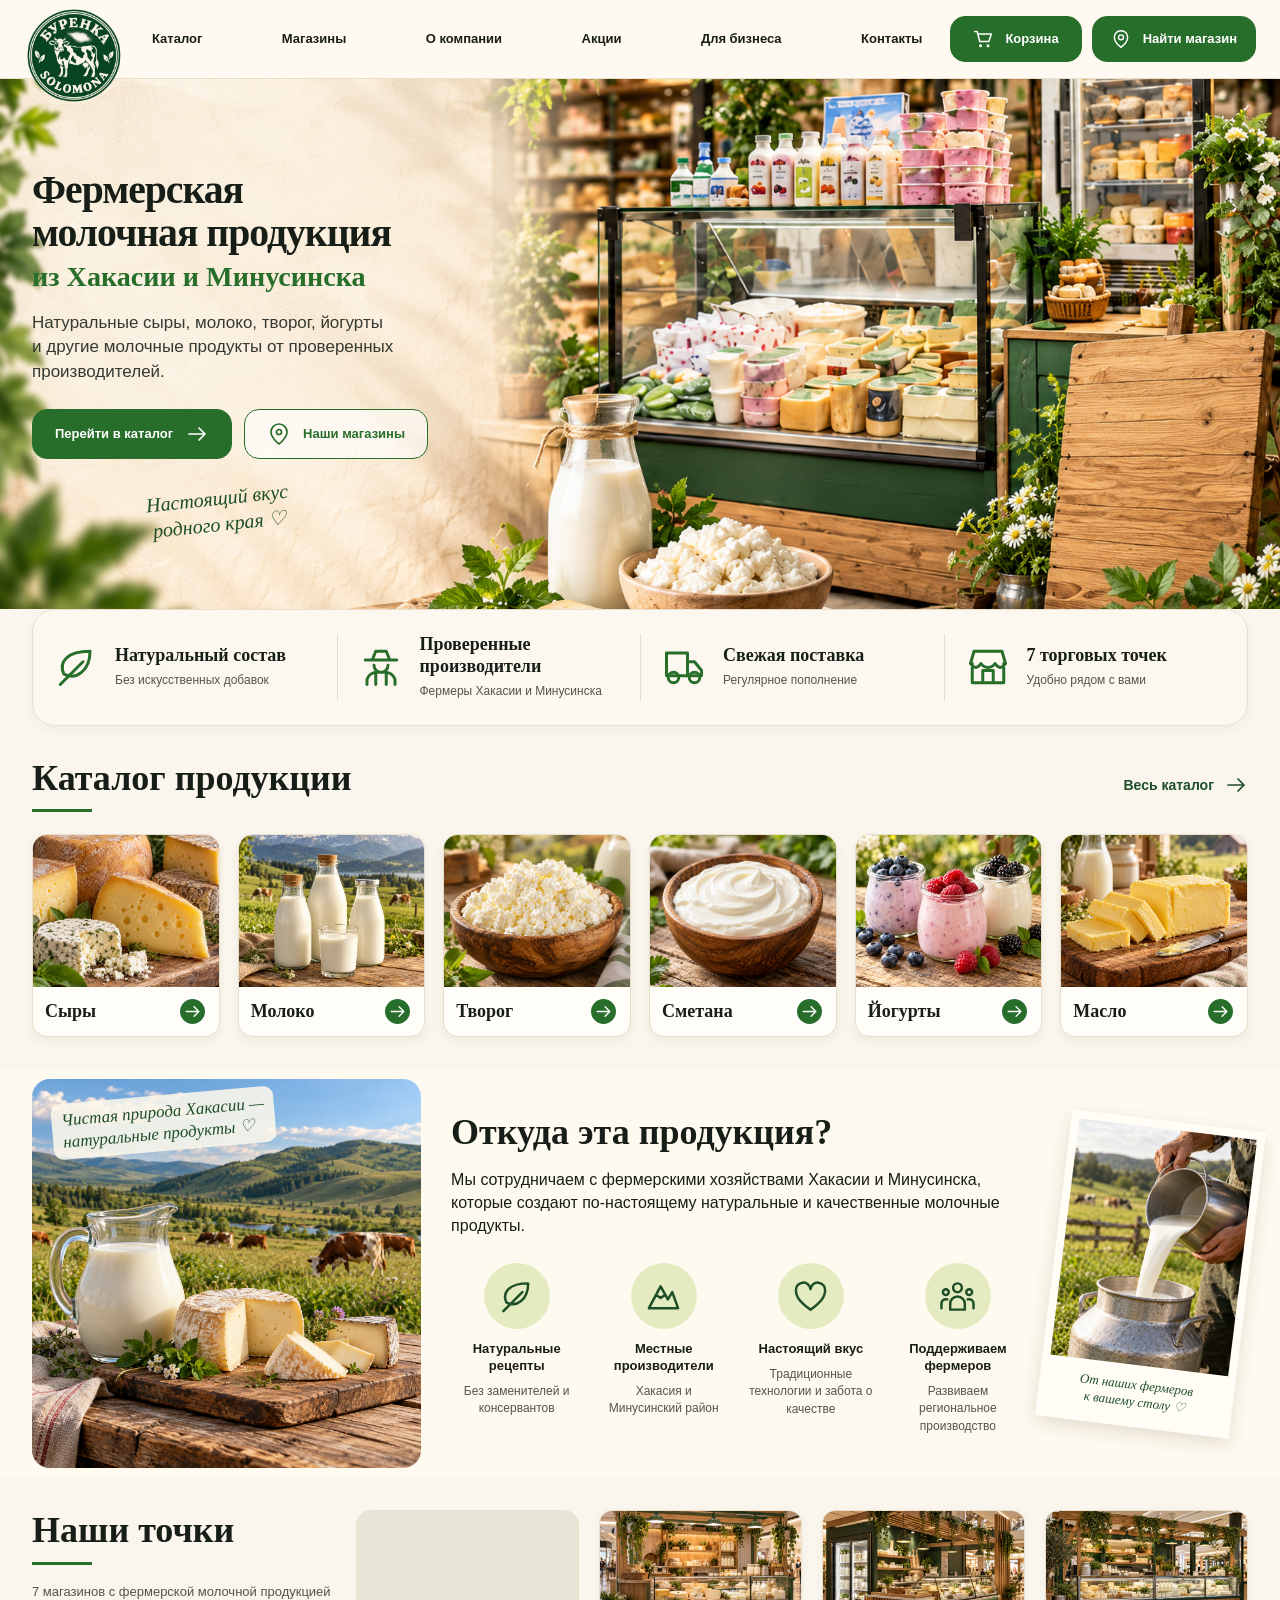
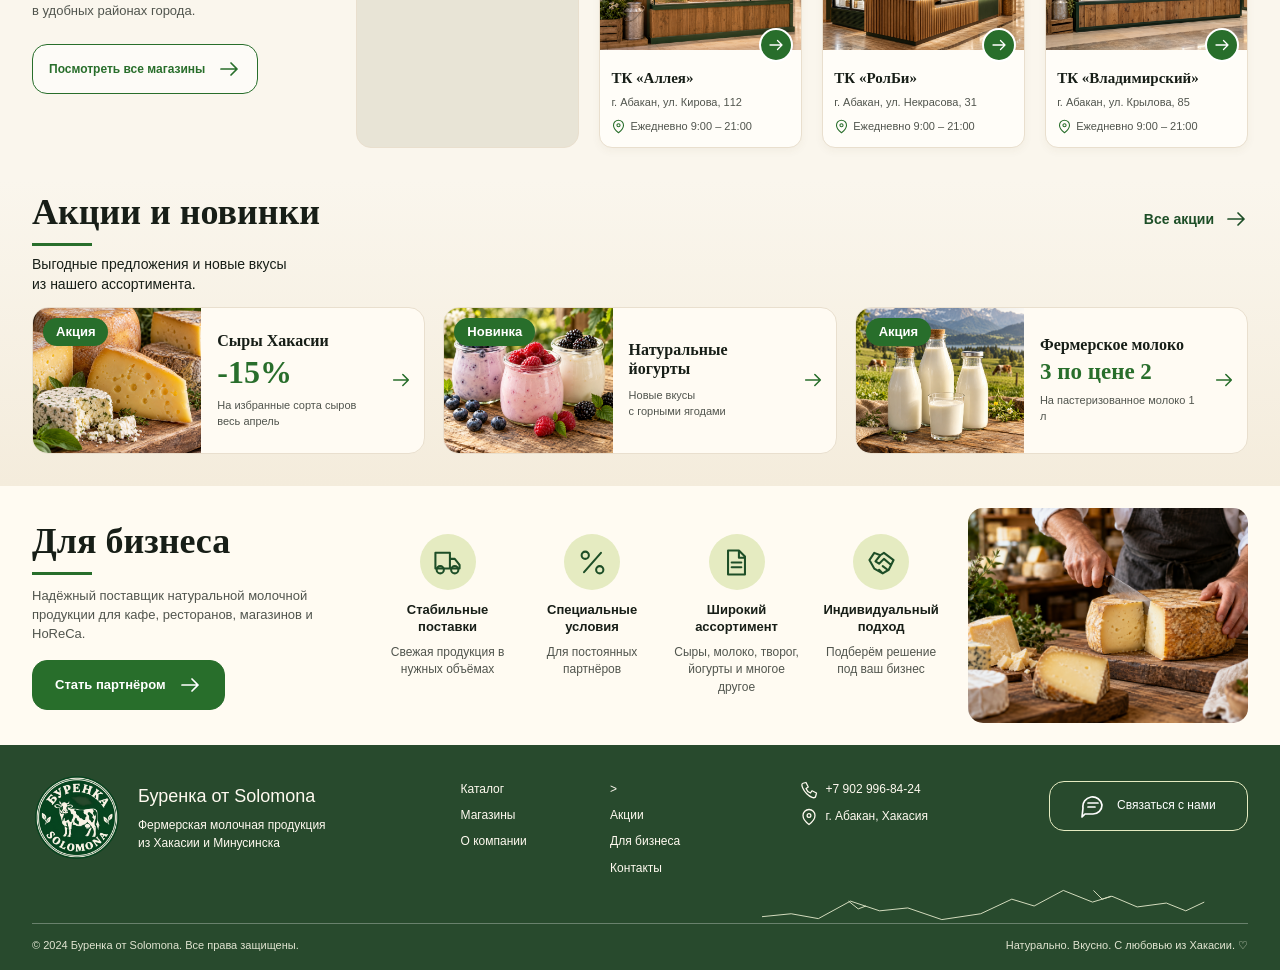
<file: public/home.html>
<!doctype html>
<html lang="ru">
  <head>
    <meta charset="UTF-8" />
    <meta name="viewport" content="width=device-width, initial-scale=1.0" />
    <title>Буренка от Solomona — фермерская молочная продукция</title>
    <meta
      name="description"
      content="Фермерские сыры, молоко, творог и йогурты из Хакасии и Минусинска. Наши магазины, продукция и предложения для бизнеса."
    />
    <link rel="stylesheet" href="../site/css/home.css" />
    <script src="../site/scripts/home.js" defer></script>
  </head>
  <body>
    <!-- Шапка -->
    <header class="header">
      <div class="container header__inner">
        <a
          class="header__logo"
          href="home.html"
          aria-label="Буренка от Solomona — главная"
        >
          <img
            src="../site/img/logo.png"
            alt="Буренка от Solomona"
            width="100"
            height="100"
            class="header__logo-image"
          />
        </a>

        <button
          class="menu-toggle"
          type="button"
          aria-controls="main-nav"
          aria-expanded="false"
        >
          <span class="menu-toggle__line"></span
          ><span class="menu-toggle__line"></span
          ><span class="menu-toggle__line"></span>
          <span class="visually-hidden menu-toggle__label">Открыть меню</span>
        </button>

        <nav class="navigation" id="main-nav" aria-label="Основное меню">
          <a href="catalog.html" class="navigation__link">Каталог</a>
          <a href="#stores" class="navigation__link">Магазины</a>
          <a class="navigation__link" href="about.html">О компании</a>
          <a href="#sales" class="navigation__link">Акции</a>
          <a href="#business" class="navigation__link">Для бизнеса</a>
          <a href="#contacts" class="navigation__link">Контакты</a>
        </nav>

        <div class="header__actions">
          <a
            class="button header__cart"
            href="cart.html"
            aria-label="Перейти в корзину"
          >
            <span class="header__action-icon">
              <img src="../site/icons/catalog-cart-white.svg" alt="" />
            </span>
            <span class="header__cart-text">Корзина</span>
          </a>

          <a
            class="button header__button"
            href="home.html#stores"
            aria-label="Найти магазин"
          >
            <span class="header__action-icon">
              <img src="../site/icons/catalog-location-white.svg" alt="" />
            </span>
            <span>Найти магазин</span>
          </a>
        </div>
      </div>
    </header>

    <main>
      <!-- Главный экран -->
      <section class="hero">
        <div class="container hero__inner">
          <div class="hero__content">
            <h1 class="hero__title">Фермерская<br />молочная продукция</h1>
            <p class="hero__subtitle">из Хакасии и Минусинска</p>
            <p class="hero__description">
              Натуральные сыры, молоко, творог, йогурты<br
                class="hero__break"
              />
              и другие молочные продукты от проверенных производителей.
            </p>
            <div class="hero__buttons">
              <a class="button" href="catalog.html"
                >Перейти в каталог
                <img
                  class="icon"
                  src="../site/icons/home-arrow-white.svg"
                  alt=""
              /></a>
              <a class="button button--outline" href="#stores"
                ><img class="icon" src="../site/icons/home-pin.svg" alt="" />
                Наши магазины</a
              >
            </div>
            <p class="handwritten hero__note">
              Настоящий вкус<br />родного края ♡
            </p>
          </div>
        </div>
      </section>

      <!-- Преимущества -->
      <div class="container">
        <div class="advantages">
          <div class="advantages__item">
            <img
              class="icon advantages__icon"
              src="../site/icons/home-leaf.svg"
              alt=""
            />
            <div>
              <h3 class="advantages__title">Натуральный состав</h3>
              <p class="advantages__text">Без искусственных добавок</p>
            </div>
          </div>
          <div class="advantages__item">
            <img
              class="icon advantages__icon"
              src="../site/icons/home-farmer.svg"
              alt=""
            />
            <div>
              <h3 class="advantages__title">Проверенные производители</h3>
              <p class="advantages__text">Фермеры Хакасии и Минусинска</p>
            </div>
          </div>
          <div class="advantages__item">
            <img
              class="icon advantages__icon"
              src="../site/icons/home-truck.svg"
              alt=""
            />
            <div>
              <h3 class="advantages__title">Свежая поставка</h3>
              <p class="advantages__text">Регулярное пополнение</p>
            </div>
          </div>
          <div class="advantages__item">
            <img
              class="icon advantages__icon"
              src="../site/icons/home-shop.svg"
              alt=""
            />
            <div>
              <h3 class="advantages__title">7 торговых точек</h3>
              <p class="advantages__text">Удобно рядом с вами</p>
            </div>
          </div>
        </div>
      </div>

      <!-- Каталог категорий -->
      <section class="section catalog" id="catalog">
        <div class="container">
          <div class="section-heading">
            <h2 class="section-heading__title">Каталог продукции</h2>
            <a class="text-link" href="catalog.html"
              >Весь каталог
              <img class="icon" src="../site/icons/home-arrow-dark.svg" alt=""
            /></a>
          </div>

          <div class="categories">
            <a class="category-card" href="catalog.html?category=cheese">
              <img
                src="../site/img/cheese.png"
                alt="Фермерские сыры"
                loading="lazy"
                width="1254"
                height="1254"
                class="category-card__image"
              />
              <div class="category-card__caption">
                <h3 class="category-card__title">Сыры</h3>
                <span class="round-arrow"
                  ><img
                    class="icon"
                    src="../site/icons/home-arrow-white.svg"
                    alt=""
                /></span>
              </div>
            </a>
            <a class="category-card" href="catalog.html?category=milk">
              <img
                src="../site/img/milk.png"
                alt="Молоко в стеклянных бутылках"
                loading="lazy"
                width="1254"
                height="1254"
                class="category-card__image"
              />
              <div class="category-card__caption">
                <h3 class="category-card__title">Молоко</h3>
                <span class="round-arrow"
                  ><img
                    class="icon"
                    src="../site/icons/home-arrow-white.svg"
                    alt=""
                /></span>
              </div>
            </a>
            <a class="category-card" href="catalog.html?category=curd">
              <img
                src="../site/img/curd.png"
                alt="Творог в деревянной миске"
                loading="lazy"
                width="1254"
                height="1254"
                class="category-card__image"
              />
              <div class="category-card__caption">
                <h3 class="category-card__title">Творог</h3>
                <span class="round-arrow"
                  ><img
                    class="icon"
                    src="../site/icons/home-arrow-white.svg"
                    alt=""
                /></span>
              </div>
            </a>
            <a class="category-card" href="catalog.html?category=sour-cream">
              <img
                src="../site/img/sour-cream.png"
                alt="Густая фермерская сметана"
                loading="lazy"
                width="1254"
                height="1254"
                class="category-card__image"
              />
              <div class="category-card__caption">
                <h3 class="category-card__title">Сметана</h3>
                <span class="round-arrow"
                  ><img
                    class="icon"
                    src="../site/icons/home-arrow-white.svg"
                    alt=""
                /></span>
              </div>
            </a>
            <a class="category-card" href="catalog.html?category=yogurt">
              <img
                src="../site/img/yogurt.png"
                alt="Йогурты с ягодами"
                loading="lazy"
                width="1254"
                height="1254"
                class="category-card__image"
              />
              <div class="category-card__caption">
                <h3 class="category-card__title">Йогурты</h3>
                <span class="round-arrow"
                  ><img
                    class="icon"
                    src="../site/icons/home-arrow-white.svg"
                    alt=""
                /></span>
              </div>
            </a>
            <a class="category-card" href="catalog.html?category=butter">
              <img
                src="../site/img/butter.png"
                alt="Фермерское сливочное масло"
                loading="lazy"
                width="1254"
                height="1254"
                class="category-card__image"
              />
              <div class="category-card__caption">
                <h3 class="category-card__title">Масло</h3>
                <span class="round-arrow"
                  ><img
                    class="icon"
                    src="../site/icons/home-arrow-white.svg"
                    alt=""
                /></span>
              </div>
            </a>
          </div>
        </div>
      </section>

      <!-- Происхождение продукции -->
      <section class="about" id="about">
        <div class="container about__inner">
          <div class="about__farm">
            <img
              src="../site/img/farm.png"
              alt="Молоко и сыр на фоне пастбища"
              loading="lazy"
              width="1254"
              height="1254"
              class="about__farm-image"
            />
            <p class="handwritten about__note">
              Чистая природа Хакасии —<br />натуральные продукты ♡
            </p>
          </div>

          <div class="about__content">
            <h2 class="about__title">Откуда эта продукция?</h2>
            <p class="about__description">
              Мы сотрудничаем с фермерскими хозяйствами Хакасии и Минусинска,
              которые создают по-настоящему натуральные и качественные молочные
              продукты.
            </p>
            <div class="about__features">
              <div class="feature">
                <span class="feature__icon"
                  ><img
                    class="icon feature__symbol"
                    src="../site/icons/home-leaf-dark.svg"
                    alt=""
                /></span>
                <h3 class="feature__title">Натуральные рецепты</h3>
                <p class="feature__text">Без заменителей и консервантов</p>
              </div>
              <div class="feature">
                <span class="feature__icon"
                  ><img
                    class="icon feature__symbol"
                    src="../site/icons/home-mountain-dark.svg"
                    alt=""
                /></span>
                <h3 class="feature__title">Местные производители</h3>
                <p class="feature__text">Хакасия и Минусинский район</p>
              </div>
              <div class="feature">
                <span class="feature__icon"
                  ><img
                    class="icon feature__symbol"
                    src="../site/icons/home-heart-dark.svg"
                    alt=""
                /></span>
                <h3 class="feature__title">Настоящий вкус</h3>
                <p class="feature__text">
                  Традиционные технологии и забота о качестве
                </p>
              </div>
              <div class="feature">
                <span class="feature__icon"
                  ><img
                    class="icon feature__symbol"
                    src="../site/icons/home-people-dark.svg"
                    alt=""
                /></span>
                <h3 class="feature__title">Поддерживаем фермеров</h3>
                <p class="feature__text">Развиваем региональное производство</p>
              </div>
            </div>
          </div>

          <figure class="about__pouring">
            <img
              src="../site/img/pouring.png"
              alt="Фермер переливает свежее молоко"
              loading="lazy"
              width="1086"
              height="1448"
              class="about__pouring-image"
            />
            <figcaption class="handwritten about__caption">
              От наших фермеров<br />к вашему столу ♡
            </figcaption>
          </figure>
        </div>
      </section>

      <!-- Магазины и интерактивная карта -->
      <section class="section stores" id="stores">
        <div class="container stores__grid">
          <div class="stores__intro">
            <h2 class="stores__title">Наши точки</h2>
            <p class="stores__description">
              7 магазинов с фермерской молочной продукцией в удобных районах
              города.
            </p>
            <a
              class="button button--outline"
              href="https://yandex.ru/maps/?text=Буренка%20от%20Solomona%20Абакан"
              target="_blank"
              rel="noopener noreferrer"
              >Посмотреть все магазины
              <img class="icon" src="../site/icons/home-arrow.svg" alt=""
            /></a>
          </div>

          <div class="store-map" id="store-map">
            <!-- Начальный вид — Абакан. Кнопки карточек показывают адрес на карте. -->
            <iframe
              id="map-frame"
              src="https://yandex.ru/map-widget/v1/?ll=91.442%2C53.721&amp;z=13&amp;lang=ru_RU"
              title="Карта магазинов в Абакане"
              loading="lazy"
              allowfullscreen
              class="store-map__frame"
            ></iframe>
          </div>

          <article class="store-card">
            <div class="store-card__photo">
              <img
                src="../site/img/store-1.png"
                alt="Иллюстрация торговой точки"
                loading="lazy"
                width="1448"
                height="1086"
                class="store-card__image"
              />
              <button
                class="round-arrow store-card__map-button"
                type="button"
                data-address="Абакан, улица Кирова, 112"
                aria-label="Показать ТК Аллея на карте"
              >
                <img
                  class="icon"
                  src="../site/icons/home-arrow-white.svg"
                  alt=""
                />
              </button>
            </div>
            <div class="store-card__info">
              <h3 class="store-card__title">ТК «Аллея»</h3>
              <p class="store-card__text">г. Абакан, ул. Кирова, 112</p>
              <p class="store-card__hours store-card__text">
                <img class="icon" src="../site/icons/home-pin.svg" alt="" />
                Ежедневно 9:00 – 21:00
              </p>
            </div>
          </article>
          <article class="store-card">
            <div class="store-card__photo">
              <img
                src="../site/img/store-2.png"
                alt="Иллюстрация торговой точки"
                loading="lazy"
                width="1448"
                height="1086"
                class="store-card__image"
              />
              <button
                class="round-arrow store-card__map-button"
                type="button"
                data-address="Абакан, улица Некрасова, 31"
                aria-label="Показать ТК РолБи на карте"
              >
                <img
                  class="icon"
                  src="../site/icons/home-arrow-white.svg"
                  alt=""
                />
              </button>
            </div>
            <div class="store-card__info">
              <h3 class="store-card__title">ТК «РолБи»</h3>
              <p class="store-card__text">г. Абакан, ул. Некрасова, 31</p>
              <p class="store-card__hours store-card__text">
                <img class="icon" src="../site/icons/home-pin.svg" alt="" />
                Ежедневно 9:00 – 21:00
              </p>
            </div>
          </article>
          <article class="store-card">
            <div class="store-card__photo">
              <img
                src="../site/img/store-3.png"
                alt="Иллюстрация торговой точки"
                loading="lazy"
                width="1448"
                height="1086"
                class="store-card__image"
              />
              <button
                class="round-arrow store-card__map-button"
                type="button"
                data-address="Абакан, улица Крылова, 85"
                aria-label="Показать ТК Владимирский на карте"
              >
                <img
                  class="icon"
                  src="../site/icons/home-arrow-white.svg"
                  alt=""
                />
              </button>
            </div>
            <div class="store-card__info">
              <h3 class="store-card__title">ТК «Владимирский»</h3>
              <p class="store-card__text">г. Абакан, ул. Крылова, 85</p>
              <p class="store-card__hours store-card__text">
                <img class="icon" src="../site/icons/home-pin.svg" alt="" />
                Ежедневно 9:00 – 21:00
              </p>
            </div>
          </article>
        </div>
      </section>

      <!-- Акции -->
      <section class="section sales" id="sales">
        <div class="container">
          <div class="section-heading">
            <h2 class="section-heading__title">Акции и новинки</h2>
            <a class="text-link" href="sales.html"
              >Все акции
              <img class="icon" src="../site/icons/home-arrow-dark.svg" alt=""
            /></a>
          </div>
          <p class="sales__description">
            Выгодные предложения и новые вкусы<br />из нашего ассортимента.
          </p>

          <div class="sales__grid">
            <a class="sale-card" href="sales.html">
              <div class="sale-card__photo">
                <img
                  src="../site/img/cheese.png"
                  alt="Сыры Хакасии"
                  loading="lazy"
                  width="1254"
                  height="1254"
                  class="sale-card__image"
                /><span class="badge">Акция</span>
              </div>
              <div class="sale-card__info">
                <h3 class="sale-card__title">Сыры Хакасии</h3>
                <p class="sale-card__value sale-card__text">-15%</p>
                <p class="sale-card__text">
                  На избранные сорта сыров<br />весь апрель
                </p>
              </div>
              <img
                class="icon sale-card__arrow"
                src="../site/icons/home-arrow.svg"
                alt=""
              />
            </a>
            <a class="sale-card" href="catalog.html?category=yogurt">
              <div class="sale-card__photo">
                <img
                  src="../site/img/yogurt.png"
                  alt="Натуральные йогурты"
                  loading="lazy"
                  width="1254"
                  height="1254"
                  class="sale-card__image"
                /><span class="badge">Новинка</span>
              </div>
              <div class="sale-card__info">
                <h3 class="sale-card__title">Натуральные йогурты</h3>
                <p class="sale-card__text">
                  Новые вкусы<br />с горными ягодами
                </p>
              </div>
              <img
                class="icon sale-card__arrow"
                src="../site/icons/home-arrow.svg"
                alt=""
              />
            </a>
            <a class="sale-card" href="sales.html">
              <div class="sale-card__photo">
                <img
                  src="../site/img/milk.png"
                  alt="Фермерское молоко"
                  loading="lazy"
                  width="1254"
                  height="1254"
                  class="sale-card__image"
                /><span class="badge">Акция</span>
              </div>
              <div class="sale-card__info">
                <h3 class="sale-card__title">Фермерское молоко</h3>
                <p
                  class="sale-card__value sale-card__value--small sale-card__text"
                >
                  3 по цене 2
                </p>
                <p class="sale-card__text">На пастеризованное молоко 1 л</p>
              </div>
              <img
                class="icon sale-card__arrow"
                src="../site/icons/home-arrow.svg"
                alt=""
              />
            </a>
          </div>
        </div>
      </section>

      <!-- Для бизнеса -->
      <section class="business" id="business">
        <div class="container business__inner">
          <div class="business__intro">
            <h2 class="business__title">Для бизнеса</h2>
            <p class="business__description">
              Надёжный поставщик натуральной молочной продукции для кафе,
              ресторанов, магазинов и HoReCa.
            </p>
            <a class="button" href="partner.html"
              >Стать партнёром
              <img class="icon" src="../site/icons/home-arrow-white.svg" alt=""
            /></a>
          </div>
          <div class="business__features">
            <div class="feature feature--compact">
              <span class="feature__icon"
                ><img
                  class="icon feature__symbol"
                  src="../site/icons/home-truck-dark.svg"
                  alt=""
              /></span>
              <h3 class="feature__title">Стабильные поставки</h3>
              <p class="feature__text">Свежая продукция в нужных объёмах</p>
            </div>
            <div class="feature feature--compact">
              <span class="feature__icon"
                ><img
                  class="icon feature__symbol"
                  src="../site/icons/home-percent-dark.svg"
                  alt=""
              /></span>
              <h3 class="feature__title">Специальные условия</h3>
              <p class="feature__text">Для постоянных партнёров</p>
            </div>
            <div class="feature feature--compact">
              <span class="feature__icon"
                ><img
                  class="icon feature__symbol"
                  src="../site/icons/home-document-dark.svg"
                  alt=""
              /></span>
              <h3 class="feature__title">Широкий ассортимент</h3>
              <p class="feature__text">
                Сыры, молоко, творог, йогурты и многое другое
              </p>
            </div>
            <div class="feature feature--compact">
              <span class="feature__icon"
                ><img
                  class="icon feature__symbol"
                  src="../site/icons/home-handshake-dark.svg"
                  alt=""
              /></span>
              <h3 class="feature__title">Индивидуальный подход</h3>
              <p class="feature__text">Подберём решение под ваш бизнес</p>
            </div>
          </div>
          <img
            class="business__photo"
            src="../site/img/business.png"
            alt="Сыродел нарезает фермерский сыр"
            loading="lazy"
            width="1536"
            height="1024"
          />
        </div>
      </section>
    </main>

    <!-- Подвал -->
    <footer class="footer" id="contacts">
      <div class="container">
        <div class="footer__main">
          <div class="footer__brand">
            <img
              src="../site/img/logo.png"
              alt="Буренка от Solomona"
              width="90"
              height="90"
              loading="lazy"
              class="footer__logo"
            />
            <div>
              <p class="footer__title">Буренка от Solomona</p>
              <p>Фермерская молочная продукция<br />из Хакасии и Минусинска</p>
            </div>
          </div>
          <nav class="footer__nav" aria-label="Каталог и информация">
            <a href="catalog.html" class="footer__link">Каталог</a
            ><a href="#stores" class="footer__link">Магазины</a
            ><a href="about.html">О компании</a>
          </nav>
          <nav class="footer__nav" aria-label="Компания">
            ><a href="#sales" class="footer__link">Акции</a
            ><a href="#business" class="footer__link">Для бизнеса</a
            ><a href="#contacts" class="footer__link">Контакты</a>
          </nav>
          <div class="footer__contacts">
            <!-- Контакты взяты с макета. Перед публикацией их нужно сверить. -->
            <a href="tel:+79029968424" class="footer__contact"
              ><img
                class="icon"
                src="../site/icons/home-phone-cream.svg"
                alt=""
              />
              +7 902 996-84-24</a
            >
            <p class="footer__contact">
              <img class="icon" src="../site/icons/home-pin-cream.svg" alt="" />
              г. Абакан, Хакасия
            </p>
          </div>
          <a class="button footer__button" href="tel:+79029968424"
            ><img class="icon" src="../site/icons/home-chat-white.svg" alt="" />
            Связаться с нами</a
          >
        </div>
        <img
          class="footer__mountains"
          src="../site/icons/home-footer-mountains.svg"
          alt=""
        />
        <div class="footer__bottom">
          <p>© 2024 Буренка от Solomona. Все права защищены.</p>
          <p>Натурально. Вкусно. С любовью из Хакасии. ♡</p>
        </div>
      </div>
    </footer>
  </body>
</html>
</file>
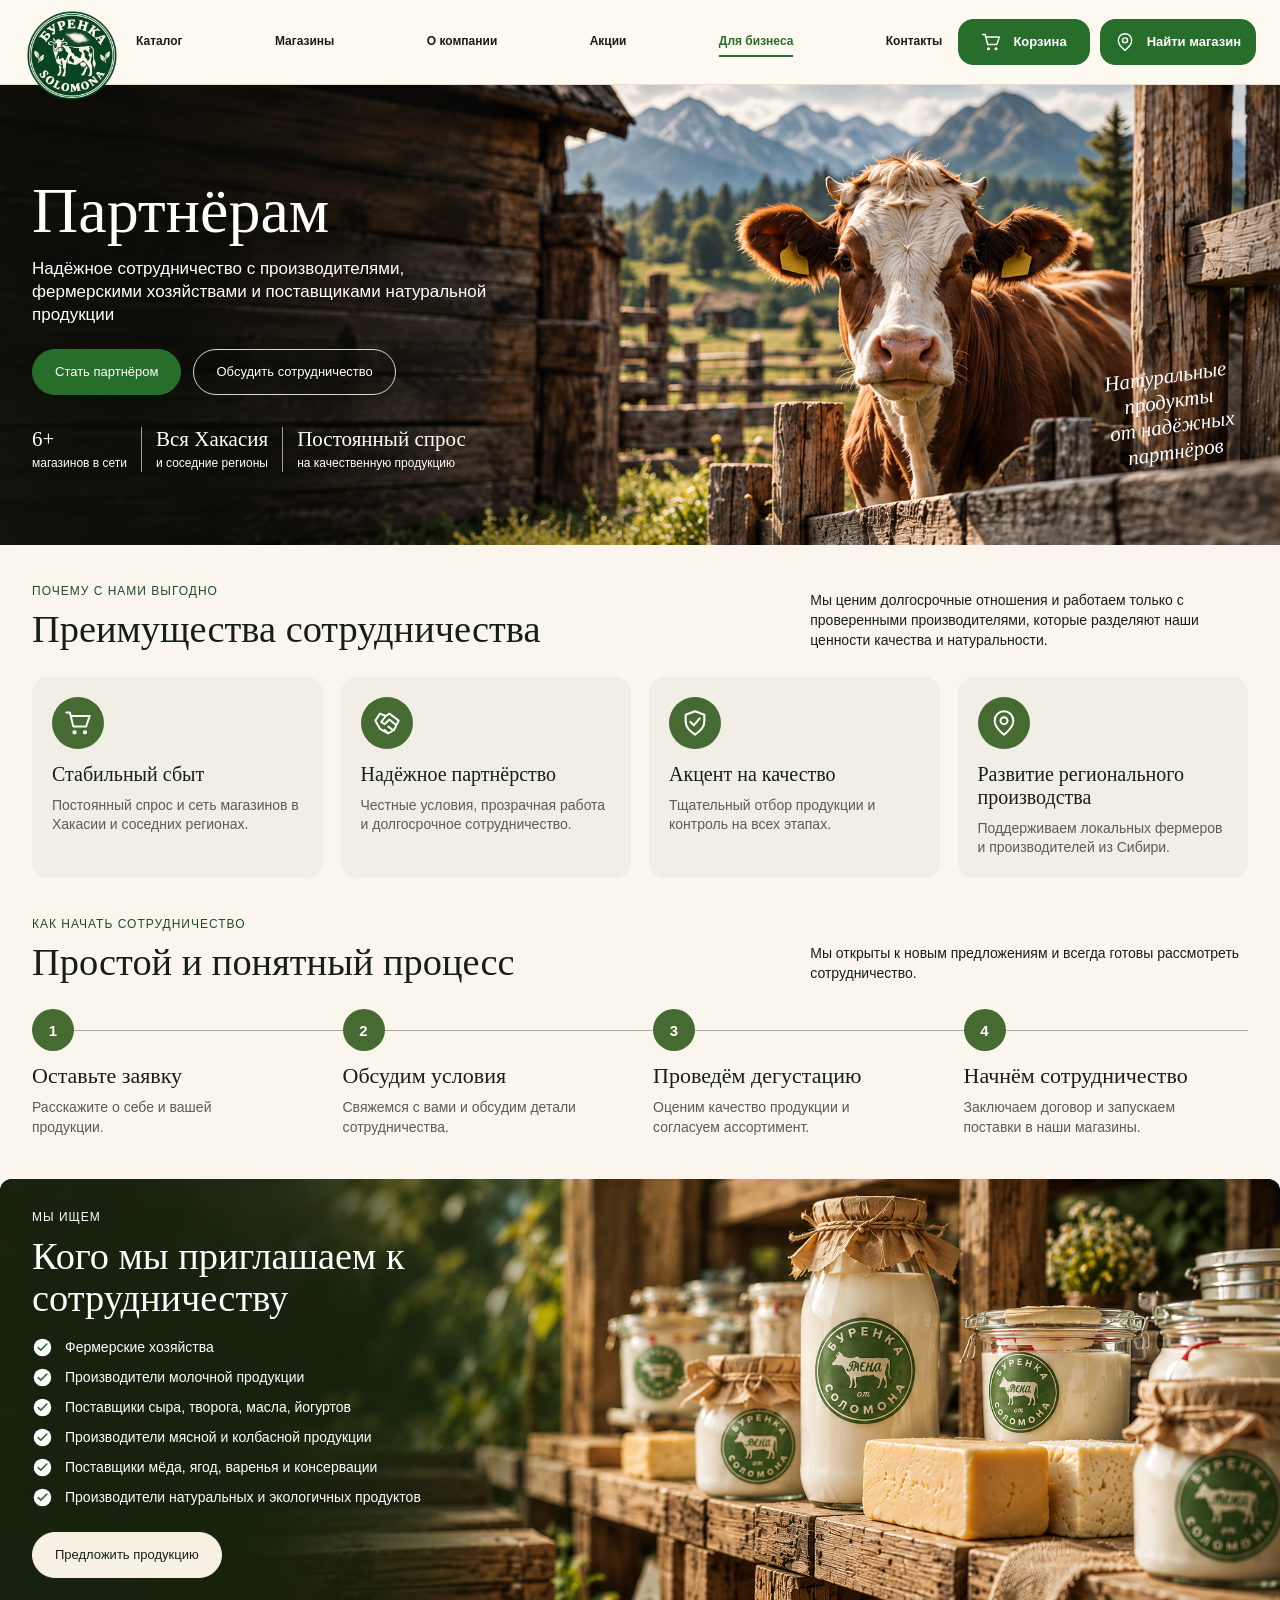
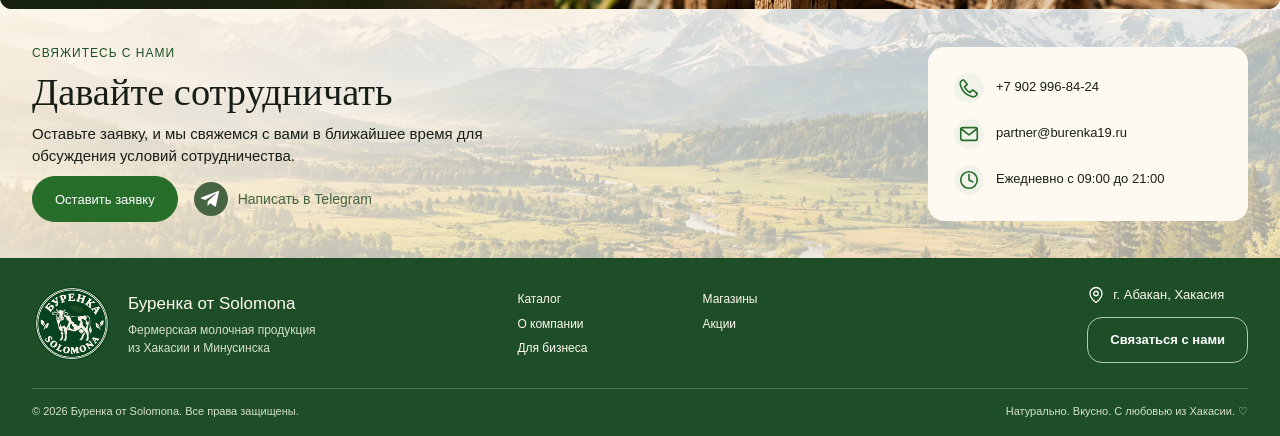
<file: public/partner.html>
<!doctype html>
<html lang="ru">
  <head>
    <meta charset="UTF-8" />
    <meta name="viewport" content="width=device-width, initial-scale=1.0" />
    <title>Партнёрам — Буренка от Solomona</title>
    <link rel="stylesheet" href="../site/css/catalog.css" />
    <link rel="stylesheet" href="../site/css/partner.css" />
    <script src="../site/scripts/partner.js" defer></script>
  </head>
  <body>
    <header class="header">
      <div class="container header__inner">
        <a class="header__logo" href="home.html" aria-label="На главную">
          <img src="../site/img/logo.png" alt="Буренка от Solomona" />
        </a>

        <nav class="navigation" id="navigation" aria-label="Основное меню">
          <a class="navigation__link" href="catalog.html">Каталог</a>

          <a class="navigation__link" href="home.html#stores">Магазины</a>
          <a class="navigation__link" href="about.html">О компании</a>
          <a class="navigation__link" href="sales.html">Акции</a>
          <a
            class="navigation__link navigation__link--active"
            href="partner.html"
            aria-current="page"
            >Для бизнеса</a
          >
          <a class="navigation__link" href="#contacts">Контакты</a>
        </nav>

        <div class="header__actions">
          <a
            class="button header__cart"
            href="cart.html"
            aria-label="Перейти в корзину"
          >
            <span class="header__action-icon">
              <img src="../site/icons/catalog-cart-white.svg" alt="" />
            </span>
            <span class="header__cart-text">Корзина</span>
          </a>

          <a
            class="button header__button"
            href="home.html#stores"
            aria-label="Найти магазин"
          >
            <span class="header__action-icon">
              <img src="../site/icons/catalog-location-white.svg" alt="" />
            </span>
            <span>Найти магазин</span>
          </a>
        </div>
        <button
          class="header__menu"
          type="button"
          aria-label="Открыть меню"
          aria-controls="navigation"
          aria-expanded="false"
        >
          <span></span>
          <span></span>
          <span></span>
        </button>
      </div>
    </header>

    <main>
      <!-- Главный экран -->
      <section class="partner-hero">
        <img
          class="partner-hero__image"
          src="../site/img/partner/partner-hero.png"
          alt="Корова на ферме у подножия гор"
          fetchpriority="high"
        />
        <div class="container partner-hero__inner">
          <div class="partner-hero__content">
            <h1 class="partner-hero__title">Партнёрам</h1>
            <p class="partner-hero__description">
              Надёжное сотрудничество с производителями, фермерскими хозяйствами
              и поставщиками натуральной продукции
            </p>
            <div class="partner-hero__buttons">
              <a class="button" href="#partner-contact">Стать партнёром</a>
              <a class="button partner-hero__button" href="#partner-contact"
                >Обсудить сотрудничество</a
              >
            </div>
            <div class="partner-hero__stats">
              <div class="partner-hero__stat">
                <p class="partner-hero__value">6+</p>
                <p class="partner-hero__caption">магазинов в сети</p>
              </div>
              <div class="partner-hero__stat">
                <p class="partner-hero__value">Вся Хакасия</p>
                <p class="partner-hero__caption">и соседние регионы</p>
              </div>
              <div class="partner-hero__stat">
                <p class="partner-hero__value">Постоянный спрос</p>
                <p class="partner-hero__caption">на качественную продукцию</p>
              </div>
            </div>
          </div>
          <p class="partner-hero__note">
            Натуральные продукты<br />от надёжных партнёров
          </p>
        </div>
      </section>

      <!-- Преимущества -->
      <section class="partner-benefits">
        <div class="container">
          <div class="partner-section">
            <div class="partner-section__heading">
              <p class="partner-section__label">Почему с нами выгодно</p>
              <h2 class="partner-section__title">
                Преимущества сотрудничества
              </h2>
            </div>
            <p class="partner-section__text">
              Мы ценим долгосрочные отношения и работаем только с проверенными
              производителями, которые разделяют наши ценности качества и
              натуральности.
            </p>
          </div>
          <div class="partner-benefits__list">
            <article class="partner-benefits__card">
              <div class="partner-benefits__icon">
                <img src="../site/icons/partner-cart.svg" alt="" />
              </div>
              <h3 class="partner-benefits__title">Стабильный сбыт</h3>
              <p class="partner-benefits__text">
                Постоянный спрос и сеть магазинов в Хакасии и соседних регионах.
              </p>
            </article>
            <article class="partner-benefits__card">
              <div class="partner-benefits__icon">
                <img src="../site/icons/partner-handshake.svg" alt="" />
              </div>
              <h3 class="partner-benefits__title">Надёжное партнёрство</h3>
              <p class="partner-benefits__text">
                Честные условия, прозрачная работа и долгосрочное
                сотрудничество.
              </p>
            </article>
            <article class="partner-benefits__card">
              <div class="partner-benefits__icon">
                <img src="../site/icons/partner-quality.svg" alt="" />
              </div>
              <h3 class="partner-benefits__title">Акцент на качество</h3>
              <p class="partner-benefits__text">
                Тщательный отбор продукции и контроль на всех этапах.
              </p>
            </article>
            <article class="partner-benefits__card">
              <div class="partner-benefits__icon">
                <img src="../site/icons/partner-location.svg" alt="" />
              </div>
              <h3 class="partner-benefits__title">
                Развитие регионального производства
              </h3>
              <p class="partner-benefits__text">
                Поддерживаем локальных фермеров и производителей из Сибири.
              </p>
            </article>
          </div>
        </div>
      </section>

      <!-- Этапы сотрудничества -->
      <section class="partner-process">
        <div class="container">
          <div class="partner-section">
            <div class="partner-section__heading">
              <p class="partner-section__label">Как начать сотрудничество</p>
              <h2 class="partner-section__title">Простой и понятный процесс</h2>
            </div>
            <p class="partner-section__text">
              Мы открыты к новым предложениям и всегда готовы рассмотреть
              сотрудничество.
            </p>
          </div>
          <ol class="partner-process__list">
            <li class="partner-process__step">
              <span class="partner-process__number">1</span>
              <h3 class="partner-process__title">Оставьте заявку</h3>
              <p class="partner-process__text">
                Расскажите о себе и вашей продукции.
              </p>
            </li>
            <li class="partner-process__step">
              <span class="partner-process__number">2</span>
              <h3 class="partner-process__title">Обсудим условия</h3>
              <p class="partner-process__text">
                Свяжемся с вами и обсудим детали сотрудничества.
              </p>
            </li>
            <li class="partner-process__step">
              <span class="partner-process__number">3</span>
              <h3 class="partner-process__title">Проведём дегустацию</h3>
              <p class="partner-process__text">
                Оценим качество продукции и согласуем ассортимент.
              </p>
            </li>
            <li class="partner-process__step">
              <span class="partner-process__number">4</span>
              <h3 class="partner-process__title">Начнём сотрудничество</h3>
              <p class="partner-process__text">
                Заключаем договор и запускаем поставки в наши магазины.
              </p>
            </li>
          </ol>
        </div>
      </section>

      <!-- Приглашение поставщиков -->
      <section class="partner-invite">
        <img
          class="partner-invite__image"
          src="../site/img/partner/partner-products.png"
          alt="Фермерские молочные продукты на деревянных полках"
          loading="lazy"
        />
        <div class="container partner-invite__inner">
          <div class="partner-invite__content">
            <p class="partner-section__label">Мы ищем</p>
            <h2 class="partner-invite__title">
              Кого мы приглашаем к сотрудничеству
            </h2>
            <ul class="partner-invite__list">
              <li class="partner-invite__item">
                <img src="../site/icons/partner-check.svg" alt="" />
                <span>Фермерские хозяйства</span>
              </li>
              <li class="partner-invite__item">
                <img src="../site/icons/partner-check.svg" alt="" />
                <span>Производители молочной продукции</span>
              </li>
              <li class="partner-invite__item">
                <img src="../site/icons/partner-check.svg" alt="" />
                <span>Поставщики сыра, творога, масла, йогуртов</span>
              </li>
              <li class="partner-invite__item">
                <img src="../site/icons/partner-check.svg" alt="" />
                <span>Производители мясной и колбасной продукции</span>
              </li>
              <li class="partner-invite__item">
                <img src="../site/icons/partner-check.svg" alt="" />
                <span>Поставщики мёда, ягод, варенья и консервации</span>
              </li>
              <li class="partner-invite__item">
                <img src="../site/icons/partner-check.svg" alt="" />
                <span>Производители натуральных и экологичных продуктов</span>
              </li>
            </ul>
            <a class="button partner-invite__button" href="#partner-contact"
              >Предложить продукцию</a
            >
          </div>
        </div>
      </section>

      <!-- Контакты для партнёров -->
      <section class="partner-contact" id="partner-contact">
        <img
          class="partner-contact__image"
          src="../site/img/partner/partner-contact.png"
          alt=""
          loading="lazy"
        />
        <div class="container partner-contact__inner">
          <div class="partner-contact__content">
            <p class="partner-section__label">Свяжитесь с нами</p>
            <h2 class="partner-section__title">Давайте сотрудничать</h2>
            <p class="partner-contact__description">
              Оставьте заявку, и мы свяжемся с вами в ближайшее время для
              обсуждения условий сотрудничества.
            </p>
            <div class="partner-contact__actions">
              <button
                class="button partner-contact__button"
                type="button"
                data-open-form
              >
                Оставить заявку
              </button>

              <a class="partner-contact__telegram" href="">
                <span class="partner-contact__telegram-icon">
                  <img src="../site/icons/partner-telegram.svg" alt="" />
                </span>
                <span>Написать в Telegram</span>
              </a>
            </div>
          </div>
          <div class="partner-contact__card">
            <a class="partner-contact__item" href="tel:+79029968424">
              <span class="partner-contact__icon"
                ><img src="../site/icons/partner-phone.svg" alt=""
              /></span>
              <span>+7 902 996-84-24</span>
            </a>
            <a class="partner-contact__item" href="mailto:partner@burenka19.ru">
              <span class="partner-contact__icon"
                ><img src="../site/icons/partner-mail.svg" alt=""
              /></span>
              <span>partner@burenka19.ru</span>
            </a>
            <p class="partner-contact__item">
              <span class="partner-contact__icon"
                ><img src="../site/icons/partner-time.svg" alt=""
              /></span>
              <span>Ежедневно с 09:00 до 21:00</span>
            </p>
          </div>
        </div>
      </section>
    </main>

    <!-- Окно заявки. В action нужно указать адрес серверного обработчика. -->
    <dialog class="partner-form" aria-labelledby="partner-form-title">
      <button
        class="partner-form__close"
        type="button"
        aria-label="Закрыть форму"
      >
        ×
      </button>
      <h2 class="partner-form__title" id="partner-form-title">
        Заявка на сотрудничество
      </h2>
      <p class="partner-form__description">
        Расскажите о себе, и мы свяжемся с вами для обсуждения деталей.
      </p>
      <form class="partner-form__fields" action="" method="post">
        <label class="partner-form__label" for="partner-name">Ваше имя</label>
        <input
          class="partner-form__input"
          id="partner-name"
          name="name"
          type="text"
          autocomplete="name"
          maxlength="100"
          required
        />

        <label class="partner-form__label" for="partner-phone">Телефон</label>
        <input
          class="partner-form__input"
          id="partner-phone"
          name="phone"
          type="tel"
          autocomplete="tel"
          maxlength="40"
          required
        />

        <label class="partner-form__label" for="partner-message"
          >Что вы предлагаете?</label
        >
        <textarea
          class="partner-form__input partner-form__input--message"
          id="partner-message"
          name="message"
          rows="4"
          maxlength="2000"
          required
        ></textarea>

        <!-- <button class="button partner-form__submit" type="submit">
          Отправить заявку
        </button> -->
        <p class="partner-form__status" role="status" aria-live="polite"></p>
      </form>
    </dialog>

    <footer class="footer" id="contacts">
      <div class="container">
        <div class="footer__top">
          <a class="footer__brand" href="home.html">
            <img class="footer__logo" src="../site/img/logo.png" alt="" />
            <div>
              <p class="footer__name">Буренка от Solomona</p>
              <p class="footer__description">
                Фермерская молочная продукция<br />
                из Хакасии и Минусинска
              </p>
            </div>
          </a>

          <nav class="footer__navigation" aria-label="Меню в подвале">
            <a href="catalog.html">Каталог</a>
            <a href="home.html#stores">Магазины</a>
            <a href="about.html">О компании</a>
            <a href="sales.html">Акции</a>
            <a href="partner.html">Для бизнеса</a>
          </nav>

          <div class="footer__contacts">
            <p class="footer__location">
              <img
                class="icon"
                src="../site/icons/catalog-location-white.svg"
                alt=""
              />
              г. Абакан, Хакасия
            </p>

            <a class="button button--light" href="home.html#contacts">
              Связаться с нами
            </a>
          </div>
        </div>

        <div class="footer__bottom">
          <p>© 2026 Буренка от Solomona. Все права защищены.</p>
          <p>Натурально. Вкусно. С любовью из Хакасии. ♡</p>
        </div>
      </div>
    </footer>
  </body>
</html>
</file>
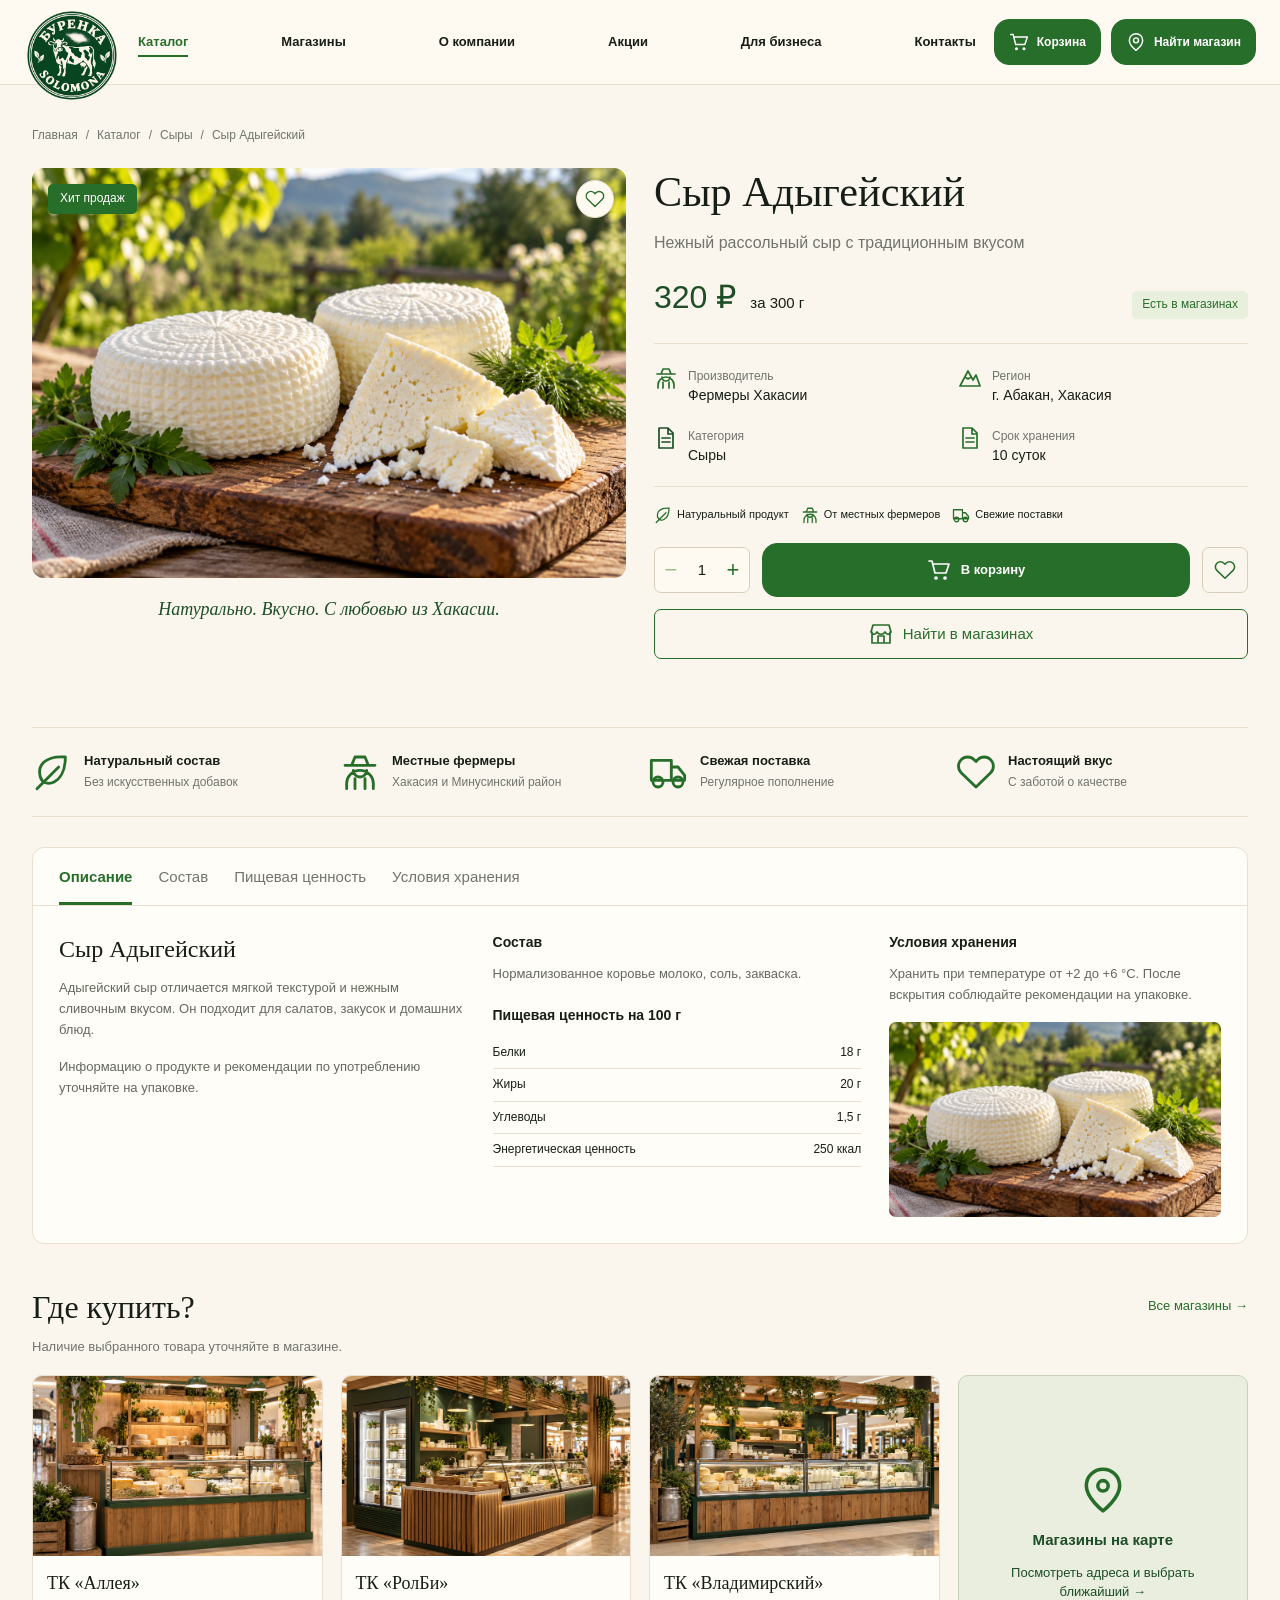
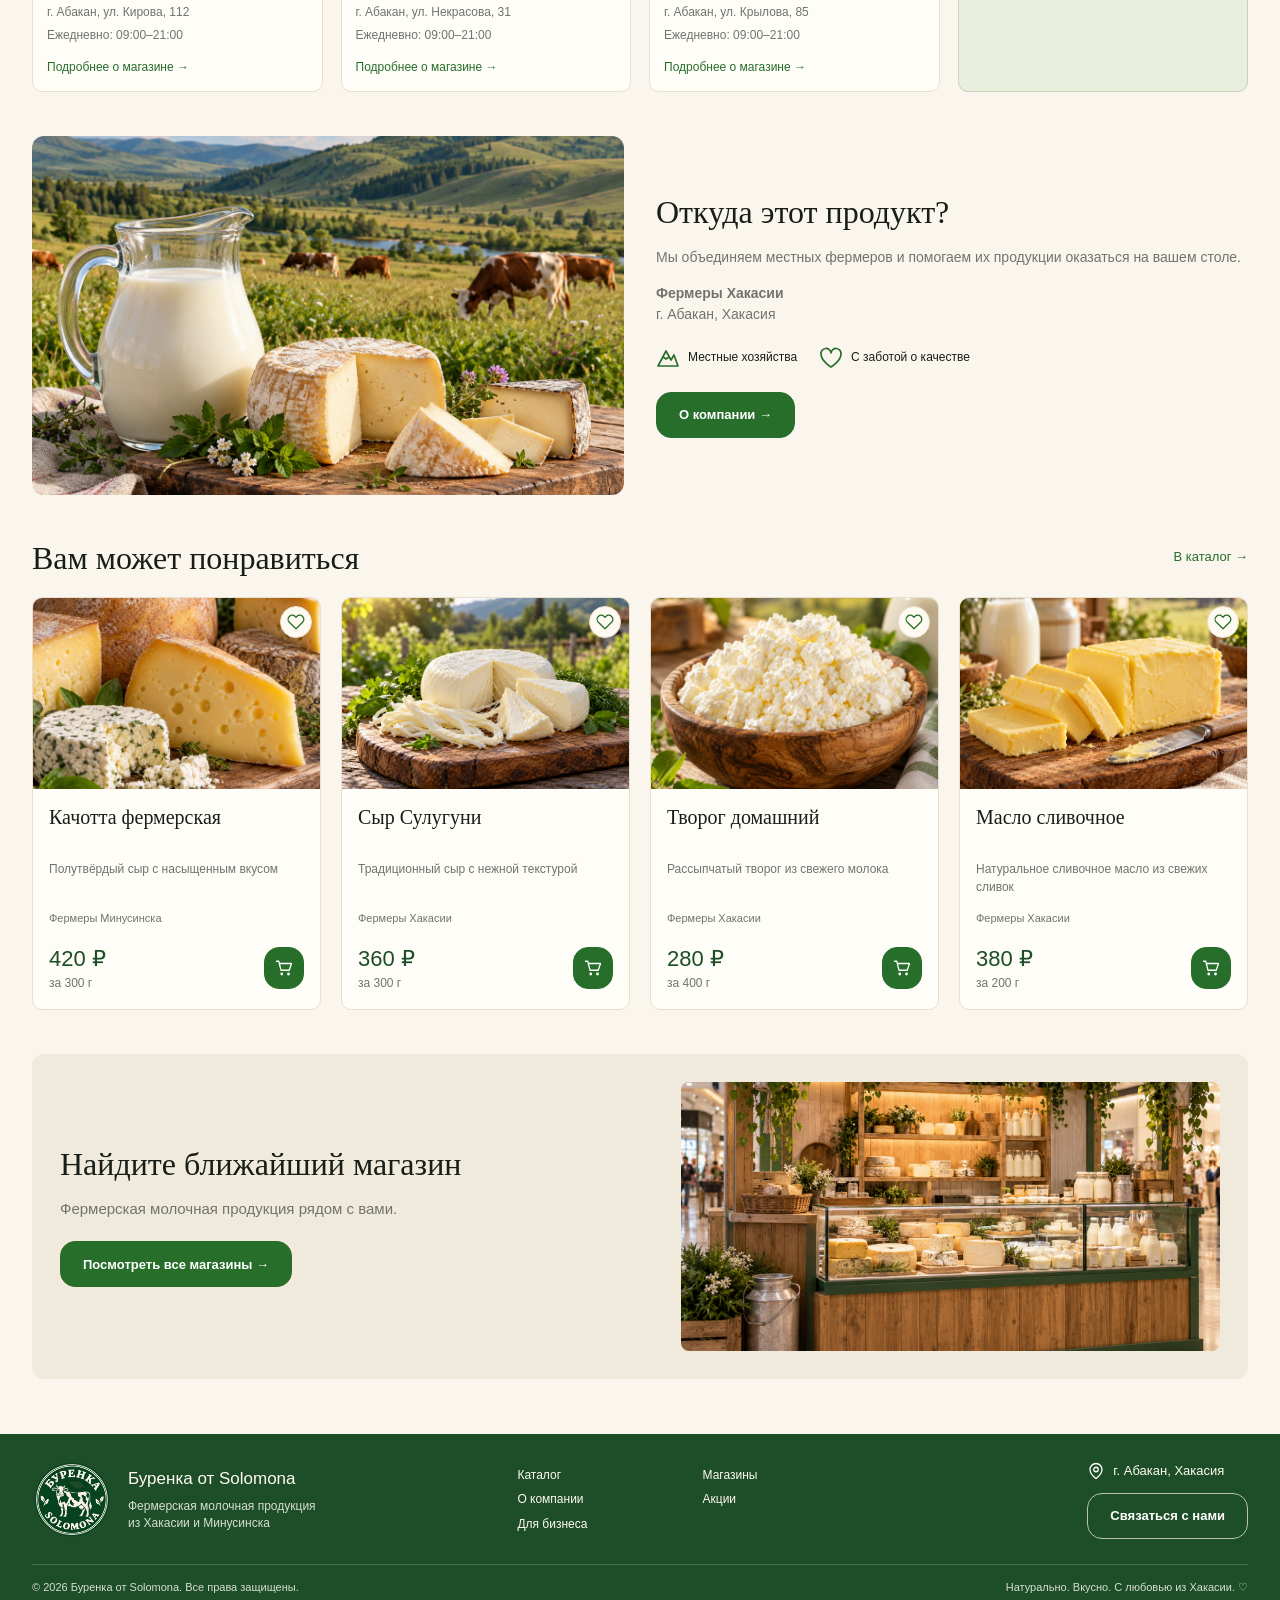
<file: public/product.html>
<!doctype html>
<html lang="ru">
    <head>
        <meta charset="UTF-8" />
        <meta name="viewport" content="width=device-width, initial-scale=1.0" />
        <title>Товар — Буренка от Solomona</title>
        <link rel="stylesheet" href="../site/css/product.css" />
        <script src="../site/scripts/products.js" defer></script>
        <script src="../site/scripts/shop.js" defer></script>
        <script src="../site/scripts/product.js" defer></script>
    </head>
    <body>
        <header class="header">
            <div class="container header__inner">
                <a class="header__logo" href="home.html" aria-label="На главную">
                    <img src="../site/img/logo.png" alt="Буренка от Solomona" />
                </a>
                <nav class="navigation" id="navigation" aria-label="Основное меню">
                    <a
                        class="navigation__link navigation__link--active"
                        href="catalog.html"
                        >Каталог</a
                    >
                    <a class="navigation__link" href="home.html#stores">Магазины</a>
                    <a class="navigation__link" href="about.html">О компании</a>
                    <a class="navigation__link" href="sales.html">Акции</a>
                    <a class="navigation__link" href="partner.html">Для бизнеса</a>
                    <a class="navigation__link" href="#contacts">Контакты</a>
                </nav>
                <div class="header__actions">
                    <a
                        class="button header__cart"
                        href="cart.html"
                        aria-label="Перейти в корзину"
                    >
                        <span class="header__action-icon">
                            <img src="../site/icons/catalog-cart-white.svg" alt="" />
                        </span>
                        <span class="header__cart-text">Корзина</span>
                    </a>
                    <a
                        class="button header__button"
                        href="home.html#stores"
                        aria-label="Найти магазин"
                    >
                        <span class="header__action-icon">
                            <img
                                src="../site/icons/catalog-location-white.svg"
                                alt=""
                            />
                        </span>
                        <span>Найти магазин</span>
                    </a>
                </div>
                <button
                    class="header__menu"
                    type="button"
                    aria-label="Открыть меню"
                    aria-controls="navigation"
                    aria-expanded="false"
                >
                    <span></span>
                    <span></span>
                    <span></span>
                </button>
            </div>
        </header>
        <main class="product-page">
            <div class="container">
                <nav class="product-page__breadcrumbs" aria-label="Хлебные крошки">
                    <a href="home.html">Главная</a><span>/</span
                    ><a href="catalog.html">Каталог</a><span>/</span
                    ><span data-field="category"></span><span>/</span
                    ><span data-field="title" aria-current="page"></span>
                </nav>
                <section class="product-page__missing" hidden>
                    <h1>Товар не найден</h1>
                    <p>Возможно, ссылка устарела. Выберите товар в каталоге.</p>
                    <a class="button" href="catalog.html">В каталог</a>
                </section>
                <div class="product-page__content">
                    <!-- Фото и информация о товаре -->
                    <section
                        class="product-page__main"
                        aria-labelledby="product-title"
                    >
                        <div class="product-gallery">
                            <div class="product-gallery__picture">
                                <img
                                    class="product-gallery__image"
                                    src="../site/img/catalog/adyghe.png"
                                    alt="Сыр Адыгейский"
                                /><span class="product-gallery__badge"></span
                                ><button
                                    class="product-gallery__favorite"
                                    data-favorite
                                    type="button"
                                    aria-label="В избранное"
                                    aria-pressed="false"
                                >
                                    <img
                                        src="../site/icons/catalog-heart.svg"
                                        alt=""
                                    />
                                </button>
                            </div>
                            <div class="product-gallery__controls">
                                <button
                                    class="product-gallery__arrow"
                                    data-gallery-prev
                                    type="button"
                                    aria-label="Предыдущее фото"
                                >
                                    ‹
                                </button>
                                <div class="product-gallery__thumbnails">
                                    <button
                                        class="product-gallery__thumbnail"
                                        type="button"
                                        aria-label="Фото 1"
                                        aria-pressed="false"
                                    >
                                        <img
                                            src="../site/img/catalog/adyghe.png"
                                            alt=""
                                        /></button
                                    ><button
                                        class="product-gallery__thumbnail"
                                        type="button"
                                        aria-label="Фото 2"
                                        aria-pressed="false"
                                    >
                                        <img
                                            src="../site/img/catalog/adyghe.png"
                                            alt=""
                                        /></button
                                    ><button
                                        class="product-gallery__thumbnail"
                                        type="button"
                                        aria-label="Фото 3"
                                        aria-pressed="false"
                                    >
                                        <img
                                            src="../site/img/catalog/adyghe.png"
                                            alt=""
                                        /></button
                                    ><button
                                        class="product-gallery__thumbnail"
                                        type="button"
                                        aria-label="Фото 4"
                                        aria-pressed="false"
                                    >
                                        <img
                                            src="../site/img/catalog/adyghe.png"
                                            alt=""
                                        />
                                    </button>
                                </div>
                                <button
                                    class="product-gallery__arrow"
                                    data-gallery-next
                                    type="button"
                                    aria-label="Следующее фото"
                                >
                                    ›
                                </button>
                            </div>
                            <p class="product-gallery__caption">
                                Натурально. Вкусно. С любовью из Хакасии.
                            </p>
                        </div>
                        <div class="product-info">
                            <h1
                                class="product-info__title"
                                id="product-title"
                                data-field="title"
                            ></h1>
                            <p
                                class="product-info__description"
                                data-field="description"
                            ></p>
                            <div class="product-info__price-line">
                                <strong
                                    class="product-info__price"
                                    data-price
                                ></strong
                                ><span data-field="weight"></span
                                ><span
                                    class="product-info__stock"
                                    data-field="stock"
                                ></span>
                            </div>
                            <div class="product-info__details">
                                <div class="product-info__detail">
                                    <span class="product-info__icon"
                                        ><img
                                            src="../site/icons/catalog-farmer.svg"
                                            alt=""
                                    /></span>
                                    <div>
                                        <span>Производитель</span>
                                        <p data-field="brand"></p>
                                    </div>
                                </div>
                                <div class="product-info__detail">
                                    <span class="product-info__icon"
                                        ><img
                                            src="../site/icons/home-mountain.svg"
                                            alt=""
                                    /></span>
                                    <div>
                                        <span>Регион</span>
                                        <p data-field="region"></p>
                                    </div>
                                </div>
                                <div class="product-info__detail">
                                    <span class="product-info__icon"
                                        ><img
                                            src="../site/icons/home-document-dark.svg"
                                            alt=""
                                    /></span>
                                    <div>
                                        <span>Категория</span>
                                        <p data-field="category"></p>
                                    </div>
                                </div>
                                <div class="product-info__detail">
                                    <span class="product-info__icon"
                                        ><img
                                            src="../site/icons/home-document.svg"
                                            alt=""
                                    /></span>
                                    <div>
                                        <span>Срок хранения</span>
                                        <p data-field="shelfLife"></p>
                                    </div>
                                </div>
                            </div>
                            <div class="product-info__labels">
                                <span
                                    ><span class="product-info__icon"
                                        ><img
                                            src="../site/icons/catalog-leaf.svg"
                                            alt="" /></span
                                    >Натуральный продукт</span
                                ><span
                                    ><span class="product-info__icon"
                                        ><img
                                            src="../site/icons/catalog-farmer.svg"
                                            alt="" /></span
                                    >От местных фермеров</span
                                ><span
                                    ><span class="product-info__icon"
                                        ><img
                                            src="../site/icons/catalog-truck.svg"
                                            alt="" /></span
                                    >Свежие поставки</span
                                >
                            </div>
                            <div class="product-info__actions">
                                <div
                                    class="product-quantity"
                                    role="group"
                                    aria-label="Количество товара"
                                >
                                    <button
                                        class="product-quantity__button"
                                        data-quantity-minus
                                        type="button"
                                        aria-label="Уменьшить количество"
                                    >
                                        −</button
                                    ><output
                                        class="product-quantity__value"
                                        id="product-quantity"
                                        >1</output
                                    ><button
                                        class="product-quantity__button"
                                        data-quantity-plus
                                        type="button"
                                        aria-label="Увеличить количество"
                                    >
                                        +
                                    </button>
                                </div>
                                <button
                                    class="button product-info__add"
                                    type="button"
                                >
                                    <span class="product-info__icon"
                                        ><img
                                            src="../site/icons/catalog-cart-white.svg"
                                            alt="" /></span
                                    >В корзину</button
                                ><button
                                    class="product-info__favorite"
                                    data-favorite
                                    type="button"
                                    aria-label="В избранное"
                                    aria-pressed="false"
                                >
                                    <img
                                        src="../site/icons/catalog-heart.svg"
                                        alt=""
                                    />
                                </button>
                            </div>
                            <a class="product-info__shops" href="#product-stores"
                                ><span class="product-info__icon"
                                    ><img
                                        src="../site/icons/home-shop.svg"
                                        alt="" /></span
                                >Найти в магазинах</a
                            >
                        </div>
                    </section>
                    <p
                        class="product-page__message"
                        role="status"
                        aria-live="polite"
                    ></p>
                    <!-- Преимущества -->
                    <section class="product-benefits" aria-label="Преимущества">
                        <div class="product-benefits__item">
                            <span class="product-benefits__icon"
                                ><img src="../site/icons/catalog-leaf.svg" alt=""
                            /></span>
                            <div>
                                <h3>Натуральный состав</h3>
                                <p>Без искусственных добавок</p>
                            </div>
                        </div>
                        <div class="product-benefits__item">
                            <span class="product-benefits__icon"
                                ><img src="../site/icons/catalog-farmer.svg" alt=""
                            /></span>
                            <div>
                                <h3>Местные фермеры</h3>
                                <p>Хакасия и Минусинский район</p>
                            </div>
                        </div>
                        <div class="product-benefits__item">
                            <span class="product-benefits__icon"
                                ><img src="../site/icons/catalog-truck.svg" alt=""
                            /></span>
                            <div>
                                <h3>Свежая поставка</h3>
                                <p>Регулярное пополнение</p>
                            </div>
                        </div>
                        <div class="product-benefits__item">
                            <span class="product-benefits__icon"
                                ><img src="../site/icons/catalog-heart.svg" alt=""
                            /></span>
                            <div>
                                <h3>Настоящий вкус</h3>
                                <p>С заботой о качестве</p>
                            </div>
                        </div>
                    </section>
                    <!-- Описание товара и характеристики -->
                    <section class="product-details">
                        <div
                            class="product-details__tabs"
                            role="tablist"
                            aria-label="Информация о товаре"
                        >
                            <button
                                class="product-details__tab"
                                id="tab-description"
                                type="button"
                                role="tab"
                                aria-controls="panel-description"
                                aria-selected="true"
                                tabindex="0"
                            >
                                Описание</button
                            ><button
                                class="product-details__tab"
                                id="tab-composition"
                                type="button"
                                role="tab"
                                aria-controls="panel-composition"
                                aria-selected="false"
                                tabindex="-1"
                            >
                                Состав</button
                            ><button
                                class="product-details__tab"
                                id="tab-nutrition"
                                type="button"
                                role="tab"
                                aria-controls="panel-nutrition"
                                aria-selected="false"
                                tabindex="-1"
                            >
                                Пищевая ценность</button
                            ><button
                                class="product-details__tab"
                                id="tab-storage"
                                type="button"
                                role="tab"
                                aria-controls="panel-storage"
                                aria-selected="false"
                                tabindex="-1"
                            >
                                Условия хранения
                            </button>
                        </div>
                        <div
                            class="product-details__panel"
                            id="panel-description"
                            role="tabpanel"
                            aria-labelledby="tab-description"
                        >
                            <div class="product-details__columns">
                                <div>
                                    <h2 data-field="title"></h2>
                                    <p data-long-description></p>
                                    <p>
                                        Информацию о продукте и рекомендации по
                                        употреблению уточняйте на упаковке.
                                    </p>
                                </div>
                                <div>
                                    <div>
                                        <h3>Состав</h3>
                                        <p data-field="composition"></p>
                                    </div>
                                    <div class="product-details__nutrition">
                                        <h3>Пищевая ценность на 100 г</h3>
                                        <table class="product-details__table">
                                            <tbody data-nutrition></tbody>
                                        </table>
                                        <p data-nutrition-empty hidden>
                                            Информация уточняется. Смотрите упаковку
                                            товара.
                                        </p>
                                    </div>
                                </div>
                                <div>
                                    <div>
                                        <h3>Условия хранения</h3>
                                        <p data-field="storage"></p>
                                    </div>
                                    <img
                                        class="product-details__photo"
                                        src="../site/img/catalog/adyghe.png"
                                        alt=""
                                        loading="lazy"
                                        data-detail-photo
                                    />
                                </div>
                            </div>
                        </div>
                        <div
                            class="product-details__panel"
                            id="panel-composition"
                            role="tabpanel"
                            aria-labelledby="tab-composition"
                            hidden
                        >
                            <div>
                                <h3>Состав</h3>
                                <p data-field="composition"></p>
                            </div>
                        </div>
                        <div
                            class="product-details__panel"
                            id="panel-nutrition"
                            role="tabpanel"
                            aria-labelledby="tab-nutrition"
                            hidden
                        >
                            <div class="product-details__nutrition">
                                <h3>Пищевая ценность на 100 г</h3>
                                <table class="product-details__table">
                                    <tbody data-nutrition></tbody>
                                </table>
                                <p data-nutrition-empty hidden>
                                    Информация уточняется. Смотрите упаковку товара.
                                </p>
                            </div>
                        </div>
                        <div
                            class="product-details__panel"
                            id="panel-storage"
                            role="tabpanel"
                            aria-labelledby="tab-storage"
                            hidden
                        >
                            <div>
                                <h3>Условия хранения</h3>
                                <p data-field="storage"></p>
                            </div>
                        </div>
                    </section>
                    <!-- Магазины -->
                    <section class="product-shops" id="product-stores">
                        <div class="product-page__section-heading">
                            <h2>Где купить?</h2>
                            <a href="home.html#stores">Все магазины →</a>
                        </div>
                        <p class="product-shops__note">
                            Наличие выбранного товара уточняйте в магазине.
                        </p>
                        <div class="product-shops__grid">
                            <article class="product-shops__card">
                                <img
                                    src="../site/img/store-1.png"
                                    alt="Магазин ТК «Аллея»"
                                    loading="lazy"
                                />
                                <div>
                                    <h3>ТК «Аллея»</h3>
                                    <p>г. Абакан, ул. Кирова, 112</p>
                                    <p>Ежедневно: 09:00–21:00</p>
                                    <a href="home.html#stores"
                                        >Подробнее о магазине →</a
                                    >
                                </div>
                            </article>
                            <article class="product-shops__card">
                                <img
                                    src="../site/img/store-2.png"
                                    alt="Магазин ТК «РолБи»"
                                    loading="lazy"
                                />
                                <div>
                                    <h3>ТК «РолБи»</h3>
                                    <p>г. Абакан, ул. Некрасова, 31</p>
                                    <p>Ежедневно: 09:00–21:00</p>
                                    <a href="home.html#stores"
                                        >Подробнее о магазине →</a
                                    >
                                </div>
                            </article>
                            <article class="product-shops__card">
                                <img
                                    src="../site/img/store-3.png"
                                    alt="Магазин ТК «Владимирский»"
                                    loading="lazy"
                                />
                                <div>
                                    <h3>ТК «Владимирский»</h3>
                                    <p>г. Абакан, ул. Крылова, 85</p>
                                    <p>Ежедневно: 09:00–21:00</p>
                                    <a href="home.html#stores"
                                        >Подробнее о магазине →</a
                                    >
                                </div>
                            </article>
                            <a class="product-shops__map" href="home.html#stores"
                                ><span class="product-shops__map-icon"
                                    ><img
                                        src="../site/icons/home-pin.svg"
                                        alt="" /></span
                                ><strong>Магазины на карте</strong
                                ><span
                                    >Посмотреть адреса и выбрать ближайший →</span
                                ></a
                            >
                        </div>
                    </section>
                    <!-- О фермерской продукции -->
                    <section class="product-origin">
                        <img
                            class="product-origin__photo"
                            src="../site/img/farm.png"
                            alt="Фермерская молочная продукция на фоне пастбища"
                            loading="lazy"
                        />
                        <div class="product-origin__content">
                            <h2>Откуда этот продукт?</h2>
                            <p>
                                Мы объединяем местных фермеров и помогаем их
                                продукции оказаться на вашем столе.
                            </p>
                            <p>
                                <strong data-field="brand"></strong><br /><span
                                    data-field="region"
                                ></span>
                            </p>
                            <div class="product-origin__features">
                                <span
                                    ><span class="product-info__icon"
                                        ><img
                                            src="../site/icons/home-mountain.svg"
                                            alt="" /></span
                                    >Местные хозяйства</span
                                ><span
                                    ><span class="product-info__icon"
                                        ><img
                                            src="../site/icons/home-heart.svg"
                                            alt="" /></span
                                    >С заботой о качестве</span
                                >
                            </div>
                            <a class="button" href="about.html">О компании →</a>
                        </div>
                    </section>
                    <!-- Другие товары -->
                    <section class="product-related">
                        <div class="product-page__section-heading">
                            <h2>Вам может понравиться</h2>
                            <a href="catalog.html">В каталог →</a>
                        </div>
                        <div class="product-related__grid">
                            <article class="product-related__card" data-related>
                                <div class="product-related__picture">
                                    <a
                                        class="product-related__link"
                                        href="catalog.html"
                                        ><img
                                            class="product-related__image"
                                            src="../site/img/cheese.png"
                                            alt=""
                                            loading="lazy"
                                    /></a>
                                    <button
                                        class="product-related__favorite"
                                        type="button"
                                        aria-label="В избранное"
                                        aria-pressed="false"
                                    >
                                        <img
                                            src="../site/icons/catalog-heart.svg"
                                            alt=""
                                        />
                                    </button>
                                </div>
                                <div class="product-related__body">
                                    <h3>
                                        <a
                                            class="product-related__title"
                                            href="catalog.html"
                                        ></a>
                                    </h3>
                                    <p class="product-related__description"></p>
                                    <p class="product-related__brand"></p>
                                    <div class="product-related__bottom">
                                        <div>
                                            <strong
                                                class="product-related__price"
                                            ></strong>
                                            <p class="product-related__weight"></p>
                                        </div>
                                        <button
                                            class="button product-related__add"
                                            type="button"
                                            aria-label="Добавить в корзину"
                                        >
                                            <span class="product-related__icon"
                                                ><img
                                                    src="../site/icons/catalog-cart-white.svg"
                                                    alt=""
                                            /></span>
                                        </button>
                                    </div>
                                </div>
                            </article>
                            <article class="product-related__card" data-related>
                                <div class="product-related__picture">
                                    <a
                                        class="product-related__link"
                                        href="catalog.html"
                                        ><img
                                            class="product-related__image"
                                            src="../site/img/cheese.png"
                                            alt=""
                                            loading="lazy"
                                    /></a>
                                    <button
                                        class="product-related__favorite"
                                        type="button"
                                        aria-label="В избранное"
                                        aria-pressed="false"
                                    >
                                        <img
                                            src="../site/icons/catalog-heart.svg"
                                            alt=""
                                        />
                                    </button>
                                </div>
                                <div class="product-related__body">
                                    <h3>
                                        <a
                                            class="product-related__title"
                                            href="catalog.html"
                                        ></a>
                                    </h3>
                                    <p class="product-related__description"></p>
                                    <p class="product-related__brand"></p>
                                    <div class="product-related__bottom">
                                        <div>
                                            <strong
                                                class="product-related__price"
                                            ></strong>
                                            <p class="product-related__weight"></p>
                                        </div>
                                        <button
                                            class="button product-related__add"
                                            type="button"
                                            aria-label="Добавить в корзину"
                                        >
                                            <span class="product-related__icon"
                                                ><img
                                                    src="../site/icons/catalog-cart-white.svg"
                                                    alt=""
                                            /></span>
                                        </button>
                                    </div>
                                </div>
                            </article>
                            <article class="product-related__card" data-related>
                                <div class="product-related__picture">
                                    <a
                                        class="product-related__link"
                                        href="catalog.html"
                                        ><img
                                            class="product-related__image"
                                            src="../site/img/cheese.png"
                                            alt=""
                                            loading="lazy"
                                    /></a>
                                    <button
                                        class="product-related__favorite"
                                        type="button"
                                        aria-label="В избранное"
                                        aria-pressed="false"
                                    >
                                        <img
                                            src="../site/icons/catalog-heart.svg"
                                            alt=""
                                        />
                                    </button>
                                </div>
                                <div class="product-related__body">
                                    <h3>
                                        <a
                                            class="product-related__title"
                                            href="catalog.html"
                                        ></a>
                                    </h3>
                                    <p class="product-related__description"></p>
                                    <p class="product-related__brand"></p>
                                    <div class="product-related__bottom">
                                        <div>
                                            <strong
                                                class="product-related__price"
                                            ></strong>
                                            <p class="product-related__weight"></p>
                                        </div>
                                        <button
                                            class="button product-related__add"
                                            type="button"
                                            aria-label="Добавить в корзину"
                                        >
                                            <span class="product-related__icon"
                                                ><img
                                                    src="../site/icons/catalog-cart-white.svg"
                                                    alt=""
                                            /></span>
                                        </button>
                                    </div>
                                </div>
                            </article>
                            <article class="product-related__card" data-related>
                                <div class="product-related__picture">
                                    <a
                                        class="product-related__link"
                                        href="catalog.html"
                                        ><img
                                            class="product-related__image"
                                            src="../site/img/cheese.png"
                                            alt=""
                                            loading="lazy"
                                    /></a>
                                    <button
                                        class="product-related__favorite"
                                        type="button"
                                        aria-label="В избранное"
                                        aria-pressed="false"
                                    >
                                        <img
                                            src="../site/icons/catalog-heart.svg"
                                            alt=""
                                        />
                                    </button>
                                </div>
                                <div class="product-related__body">
                                    <h3>
                                        <a
                                            class="product-related__title"
                                            href="catalog.html"
                                        ></a>
                                    </h3>
                                    <p class="product-related__description"></p>
                                    <p class="product-related__brand"></p>
                                    <div class="product-related__bottom">
                                        <div>
                                            <strong
                                                class="product-related__price"
                                            ></strong>
                                            <p class="product-related__weight"></p>
                                        </div>
                                        <button
                                            class="button product-related__add"
                                            type="button"
                                            aria-label="Добавить в корзину"
                                        >
                                            <span class="product-related__icon"
                                                ><img
                                                    src="../site/icons/catalog-cart-white.svg"
                                                    alt=""
                                            /></span>
                                        </button>
                                    </div>
                                </div>
                            </article>
                        </div>
                    </section>
                    <section class="product-find">
                        <div>
                            <h2>Найдите ближайший магазин</h2>
                            <p>Фермерская молочная продукция рядом с вами.</p>
                            <a class="button" href="home.html#stores"
                                >Посмотреть все магазины →</a
                            >
                        </div>
                        <img
                            src="../site/img/store-1.png"
                            alt="Магазин Буренка от Solomona"
                            loading="lazy"
                        />
                    </section>
                </div>
            </div>
        </main>
        <footer class="footer" id="contacts">
            <div class="container">
                <div class="footer__top">
                    <a class="footer__brand" href="home.html">
                        <img
                            class="footer__logo"
                            src="../site/img/logo.png"
                            alt=""
                        />
                        <div>
                            <p class="footer__name">Буренка от Solomona</p>
                            <p class="footer__description">
                                Фермерская молочная продукция<br />
                                из Хакасии и Минусинска
                            </p>
                        </div>
                    </a>
                    <nav class="footer__navigation" aria-label="Меню в подвале">
                        <a href="catalog.html">Каталог</a>
                        <a href="home.html#stores">Магазины</a>
                        <a href="about.html">О компании</a>
                        <a href="sales.html">Акции</a>
                        <a href="partner.html">Для бизнеса</a>
                    </nav>
                    <div class="footer__contacts">
                        <p class="footer__location">
                            <img
                                class="icon"
                                src="../site/icons/catalog-location-white.svg"
                                alt=""
                            />
                            г. Абакан, Хакасия
                        </p>
                        <a class="button button--light" href="home.html#contacts">
                            Связаться с нами
                        </a>
                    </div>
                </div>
                <div class="footer__bottom">
                    <p>© 2026 Буренка от Solomona. Все права защищены.</p>
                    <p>Натурально. Вкусно. С любовью из Хакасии. ♡</p>
                </div>
            </div>
        </footer>
    </body>
</html>
</file>
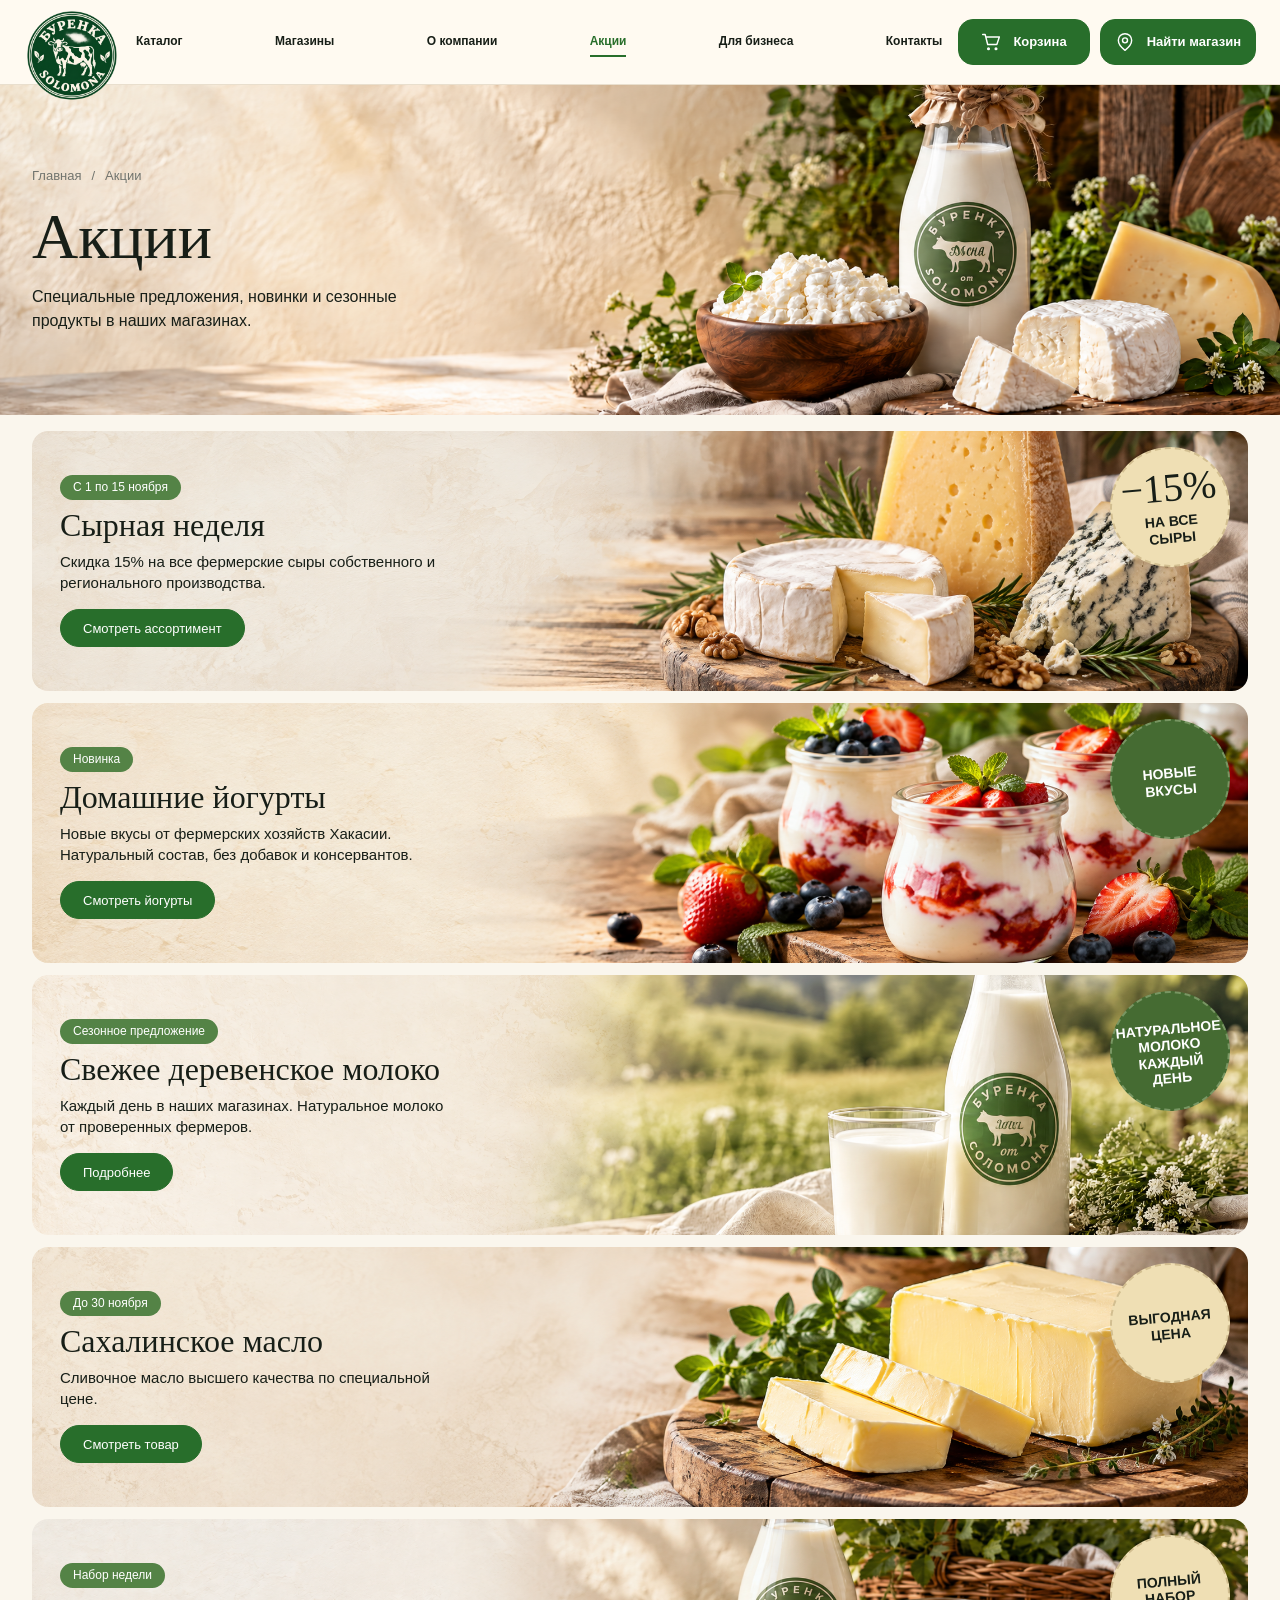
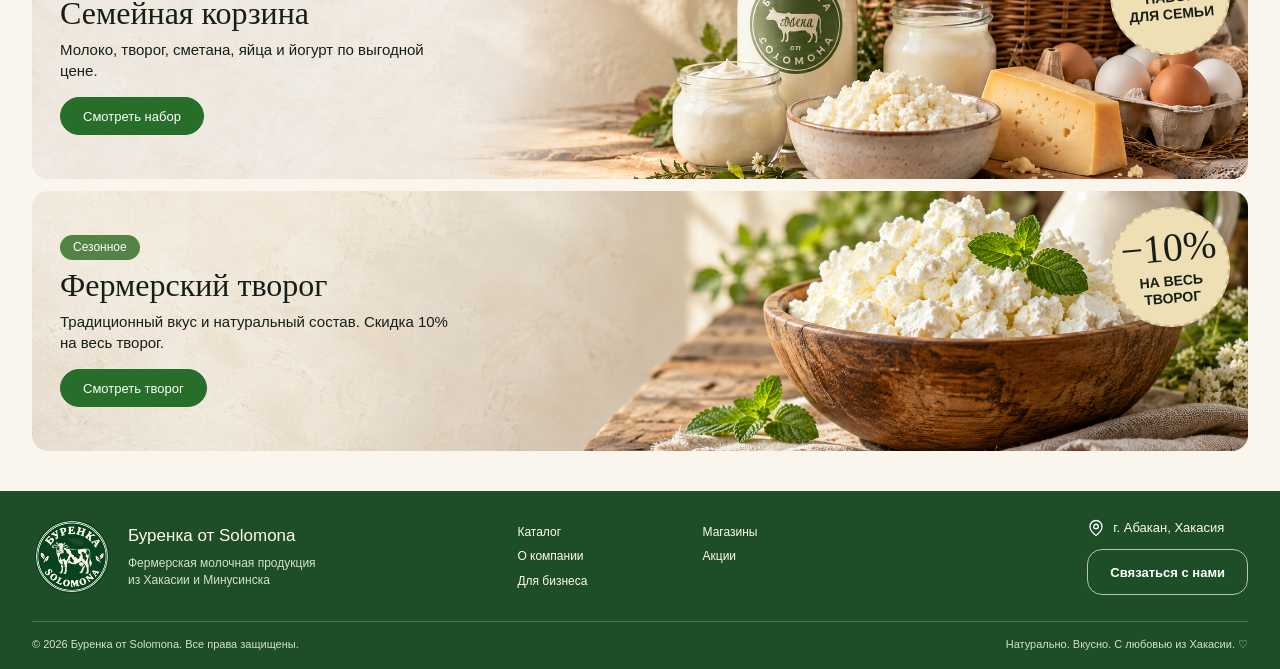
<file: public/sales.html>
<!doctype html>
<html lang="ru">
  <head>
    <meta charset="UTF-8" />
    <meta name="viewport" content="width=device-width, initial-scale=1.0" />
    <title>Акции — Буренка от Solomona</title>
    <link rel="stylesheet" href="../site/css/catalog.css" />
    <link rel="stylesheet" href="../site/css/sales.css" />
    <script src="../site/scripts/sales.js" defer></script>
  </head>
  <body>
    <header class="header">
      <div class="container header__inner">
        <a class="header__logo" href="home.html" aria-label="На главную">
          <img src="../site/img/logo.png" alt="Буренка от Solomona" />
        </a>

        <nav class="navigation" id="navigation" aria-label="Основное меню">
          <a class="navigation__link" href="catalog.html">Каталог</a>

          <a class="navigation__link" href="home.html#stores">Магазины</a>
          <a class="navigation__link" href="about.html">О компании</a>
          <a
            class="navigation__link navigation__link--active"
            href="sales.html"
            aria-current="page"
            >Акции</a
          >
          <a class="navigation__link" href="partner.html">Для бизнеса</a>
          <a class="navigation__link" href="#contacts">Контакты</a>
        </nav>

        <div class="header__actions">
          <a
            class="button header__cart"
            href="cart.html"
            aria-label="Перейти в корзину"
          >
            <span class="header__action-icon">
              <img src="../site/icons/catalog-cart-white.svg" alt="" />
            </span>
            <span class="header__cart-text">Корзина</span>
          </a>

          <a
            class="button header__button"
            href="home.html#stores"
            aria-label="Найти магазин"
          >
            <span class="header__action-icon">
              <img src="../site/icons/catalog-location-white.svg" alt="" />
            </span>
            <span>Найти магазин</span>
          </a>
        </div>
        <button
          class="header__menu"
          type="button"
          aria-label="Открыть меню"
          aria-controls="navigation"
          aria-expanded="false"
        >
          <span></span>
          <span></span>
          <span></span>
        </button>
      </div>
    </header>

    <main>
      <!-- Главный экран -->
      <section class="sales-hero">
        <img
          class="sales-hero__image"
          src="../site/img/promotions/promotions-hero.png"
          alt=""
          fetchpriority="high"
        />

        <div class="container sales-hero__inner">
          <div class="sales-hero__content">
            <nav class="sales-hero__breadcrumbs" aria-label="Хлебные крошки">
              <a href="home.html">Главная</a>
              <span aria-hidden="true">/</span>
              <span aria-current="page">Акции</span>
            </nav>
            <h1 class="sales-hero__title">Акции</h1>
            <p class="sales-hero__description">
              Специальные предложения, новинки и сезонные продукты в наших
              магазинах.
            </p>
          </div>
        </div>
      </section>

      <!-- Предложения -->
      <section class="sales" aria-label="Акции и специальные предложения">
        <div class="container sales__list">
          <!-- Сырная неделя -->
          <article class="sale-card">
            <img
              class="sale-card__image"
              src="../site/img/promotions/cheese-week.png"
              alt="Фермерские сыры на деревянной доске"
              loading="lazy"
            />

            <div class="sale-card__content">
              <p class="sale-card__label">С 1 по 15 ноября</p>
              <h2 class="sale-card__title">Сырная неделя</h2>
              <p class="sale-card__description">
                Скидка 15% на все фермерские сыры собственного и регионального
                производства.
              </p>
              <a class="button sale-card__button" href="catalog.html"
                >Смотреть ассортимент</a
              >
            </div>

            <div class="sale-card__badge">
              <span class="sale-card__discount">−15%</span>
              <span class="sale-card__badge-text">На все<br />сыры</span>
            </div>
          </article>

          <!-- Домашние йогурты -->
          <article class="sale-card">
            <img
              class="sale-card__image"
              src="../site/img/promotions/homemade-yogurt.png"
              alt="Домашние йогурты с ягодами"
              loading="lazy"
            />

            <div class="sale-card__content">
              <p class="sale-card__label">Новинка</p>
              <h2 class="sale-card__title">Домашние йогурты</h2>
              <p class="sale-card__description">
                Новые вкусы от фермерских хозяйств Хакасии. Натуральный состав,
                без добавок и консервантов.
              </p>
              <a class="button sale-card__button" href="catalog.html"
                >Смотреть йогурты</a
              >
            </div>

            <div class="sale-card__badge sale-card__badge--green">
              <span class="sale-card__badge-text">Новые<br />вкусы</span>
            </div>
          </article>

          <!-- Свежее деревенское молоко -->
          <article class="sale-card">
            <img
              class="sale-card__image"
              src="../site/img/promotions/fresh-milk.png"
              alt="Бутылка и стакан свежего молока"
              loading="lazy"
            />

            <div class="sale-card__content">
              <p class="sale-card__label">Сезонное предложение</p>
              <h2 class="sale-card__title">Свежее деревенское молоко</h2>
              <p class="sale-card__description">
                Каждый день в наших магазинах. Натуральное молоко от проверенных
                фермеров.
              </p>
              <a class="button sale-card__button" href="catalog.html"
                >Подробнее</a
              >
            </div>

            <div class="sale-card__badge sale-card__badge--green">
              <span class="sale-card__badge-text"
                >Натуральное<br />молоко<br />каждый день</span
              >
            </div>
          </article>

          <!-- Сахалинское масло -->
          <article class="sale-card">
            <img
              class="sale-card__image"
              src="../site/img/promotions/butter-offer.png"
              alt="Сливочное масло на деревянной доске"
              loading="lazy"
            />

            <div class="sale-card__content">
              <p class="sale-card__label">До 30 ноября</p>
              <h2 class="sale-card__title">Сахалинское масло</h2>
              <p class="sale-card__description">
                Сливочное масло высшего качества по специальной цене.
              </p>
              <a class="button sale-card__button" href="catalog.html"
                >Смотреть товар</a
              >
            </div>

            <div class="sale-card__badge">
              <span class="sale-card__badge-text">Выгодная<br />цена</span>
            </div>
          </article>

          <!-- Семейная корзина -->
          <article class="sale-card">
            <img
              class="sale-card__image"
              src="../site/img/promotions/family-basket.png"
              alt="Семейный набор молочных продуктов и яиц"
              loading="lazy"
            />

            <div class="sale-card__content">
              <p class="sale-card__label">Набор недели</p>
              <h2 class="sale-card__title">Семейная корзина</h2>
              <p class="sale-card__description">
                Молоко, творог, сметана, яйца и йогурт по выгодной цене.
              </p>
              <a class="button sale-card__button" href="catalog.html"
                >Смотреть набор</a
              >
            </div>

            <div class="sale-card__badge">
              <span class="sale-card__badge-text"
                >Полный набор<br />для семьи</span
              >
            </div>
          </article>

          <!-- Фермерский творог -->
          <article class="sale-card">
            <img
              class="sale-card__image"
              src="../site/img/promotions/farm-curd.png"
              alt="Фермерский творог в деревянной миске"
              loading="lazy"
            />

            <div class="sale-card__content">
              <p class="sale-card__label">Сезонное</p>
              <h2 class="sale-card__title">Фермерский творог</h2>
              <p class="sale-card__description">
                Традиционный вкус и натуральный состав. Скидка 10% на весь
                творог.
              </p>
              <a class="button sale-card__button" href="catalog.html"
                >Смотреть творог</a
              >
            </div>

            <div class="sale-card__badge">
              <span class="sale-card__discount">−10%</span>
              <span class="sale-card__badge-text">На весь<br />творог</span>
            </div>
          </article>
        </div>
      </section>
    </main>

    <footer class="footer" id="contacts">
      <div class="container">
        <div class="footer__top">
          <a class="footer__brand" href="index.html">
            <img class="footer__logo" src="../site/img/logo.png" alt="" />
            <div>
              <p class="footer__name">Буренка от Solomona</p>
              <p class="footer__description">
                Фермерская молочная продукция<br />
                из Хакасии и Минусинска
              </p>
            </div>
          </a>

          <nav class="footer__navigation" aria-label="Меню в подвале">
            <a href="catalog.html">Каталог</a>
            <a href="index.html#stores">Магазины</a>
            <a href="about.html">О компании</a>
            <a href="sales.html">Акции</a>
            <a href="partner.html">Для бизнеса</a>
          </nav>

          <div class="footer__contacts">
            <p class="footer__location">
              <img
                class="icon"
                src="../site/icons/catalog-location-white.svg"
                alt=""
              />
              г. Абакан, Хакасия
            </p>

            <a class="button button--light" href="index.html#contacts">
              Связаться с нами
            </a>
          </div>
        </div>

        <div class="footer__bottom">
          <p>© 2026 Буренка от Solomona. Все права защищены.</p>
          <p>Натурально. Вкусно. С любовью из Хакасии. ♡</p>
        </div>
      </div>
    </footer>
  </body>
</html>
</file>
<file: site/css/style.css>
/* Общие настройки */
:root {
  --green: #286e2b;
  --green-dark: #1d4e27;
  --cream: #faf6ed;
  --text: #171e17;
  --muted: #51554e;
  --border: #e9dfce;
}

* {
  box-sizing: border-box;
}

html {
  scroll-behavior: smooth;
  scroll-padding-top: 20px;
}

body {
  margin: 0;
  color: var(--text);
  background: var(--cream);
  font-family: Arial, sans-serif;
  font-size: 15px;
  line-height: 1.45;
}

h1,
h2,
h3,
p,
figure {
  margin: 0;
}

h1,
h2,
h3 {
  font-family: Georgia, "Times New Roman", serif;
}

h2 {
  font-size: 36px;
  line-height: 1.15;
}

h3 {
  font-size: 18px;
  line-height: 1.2;
}

a {
  color: inherit;
  text-decoration: none;
}

button {
  font: inherit;
  cursor: pointer;
}

img {
  display: block;
  max-width: 100%;
  height: auto;
}

a:focus-visible,
button:focus-visible {
  outline: 3px solid #a5b853;
  outline-offset: 4px;
}

.container {
  width: min(1240px, calc(100% - 64px));
  margin: 0 auto;
}

.section {
  padding: 32px 0;
}

.svg-icons {
  position: absolute;
  width: 0;
  height: 0;
  overflow: hidden;
}

.icon {
  width: 24px;
  height: 24px;
  flex-shrink: 0;
  fill: none;
  stroke: currentColor;
  stroke-width: 1.7;
  stroke-linecap: round;
  stroke-linejoin: round;
}

.visually-hidden {
  position: absolute;
  width: 1px;
  height: 1px;
  padding: 0;
  overflow: hidden;
  clip-path: inset(50%);
  white-space: nowrap;
}

/* Общие кнопки и заголовки секций */
.button {
  display: inline-flex;
  align-items: center;
  justify-content: center;
  gap: 12px;
  min-height: 46px;
  padding: 12px 22px;
  border: 1px solid var(--green);
  border-radius: 15px;
  background: var(--green);
  color: #fff;
  font-size: 13px;
  font-weight: 700;
  line-height: 1.2;
  transition:
    background 0.2s,
    transform 0.2s;
}

.button:hover {
  background: var(--green-dark);
  transform: translateY(-2px);
}

.button--outline {
  color: var(--green);
  background: rgba(255, 255, 255, 0.6);
}

.button--outline:hover {
  color: #fff;
}

.section-heading {
  display: flex;
  align-items: center;
  justify-content: space-between;
  gap: 20px;
  margin-bottom: 22px;
}

.section-heading__title::after,
.stores__title::after,
.business__title::after {
  content: "";
  display: block;
  width: 60px;
  height: 3px;
  margin-top: 10px;
  background: var(--green);
}

.text-link {
  display: inline-flex;
  align-items: center;
  gap: 10px;
  color: var(--green-dark);
  font-size: 14px;
  font-weight: 700;
  white-space: nowrap;
}

.text-link:hover {
  text-decoration: underline;
}

.round-arrow {
  display: inline-flex;
  align-items: center;
  justify-content: center;
  width: 29px;
  height: 29px;
  flex-shrink: 0;
  border: 2px solid #fff;
  border-radius: 50%;
  background: var(--green);
  color: #fff;
}

.round-arrow .icon {
  width: 19px;
  height: 19px;
}

.handwritten {
  font-family: "Segoe Print", "Comic Sans MS", cursive;
  font-size: 20px;
  font-style: italic;
  line-height: 1.3;
  color: var(--green-dark);
}

/* Шапка */
.header {
  position: relative;
  z-index: 2;
  background: #fffaf1;
  border-bottom: 1px solid var(--border);
}

.header__inner {
  display: flex;
  align-items: center;
  gap: 28px;
  min-height: 78px;
}

.header__logo {
  position: relative;
  align-self: flex-start;
  width: 100px;
  height: 78px;
  flex-shrink: 0;
}

.header__logo-image {
  position: absolute;
  top: 6px;
  width: 100px;
  height: 100px;
}

.navigation {
  display: flex;
  align-items: center;
  justify-content: space-between;
  gap: 18px;
  flex: 1;
  font-size: 13px;
  font-weight: 600;
}

.navigation__link {
  white-space: nowrap;
}

.navigation__link:hover,
.footer__link:hover {
  text-decoration: underline;
}

.header__button {
  padding: 12px 18px;
  white-space: nowrap;
}

.menu-toggle {
  display: none;
}

/* Главный экран */
.hero {
  background-image: url("../img/hero-v2.png");
  background-position: center;
  background-size: cover;
  background-repeat: no-repeat;
}

.hero__inner {
  display: flex;
  align-items: center;
  min-height: 530px;
  padding-top: 48px;
  padding-bottom: 30px;
}

.hero__content {
  width: 42%;
}

.hero__title {
  font-size: clamp(30px, 3.1vw, 46px);
  line-height: 1.06;
  letter-spacing: -1px;
}

.hero__subtitle {
  margin-top: 8px;
  color: var(--green);
  font-family: Georgia, serif;
  font-size: clamp(21px, 2.2vw, 31px);
  font-weight: 700;
  line-height: 1.1;
}

.hero__description {
  max-width: 455px;
  margin-top: 18px;
  color: #343a32;
  font-size: clamp(14px, 1.5vw, 17px);
}

.hero__buttons {
  display: flex;
  flex-wrap: wrap;
  gap: 12px;
  margin-top: 24px;
}

.hero__note {
  display: inline-block;
  margin: 26px 0 0 115px;
  text-align: center;
  transform: rotate(-6deg);
}

/* Полоса преимуществ */
.advantages {
  display: grid;
  grid-template-columns: repeat(4, 1fr);
  position: relative;
  padding: 24px 0;
  border: 1px solid var(--border);
  border-radius: 23px;
  background: #fcf8f0;
  box-shadow: 0 4px 12px rgba(112, 84, 35, 0.05);
}

.advantages__item {
  display: flex;
  align-items: center;
  gap: 18px;
  padding: 0 22px;
}

.advantages__item + .advantages__item {
  border-left: 1px solid var(--border);
}

.advantages__icon {
  width: 42px;
  height: 42px;
  color: var(--green);
}

.advantages__text {
  margin-top: 6px;
  color: var(--muted);
  font-size: 12px;
}

/* Категории */
.categories {
  display: grid;
  grid-template-columns: repeat(6, 1fr);
  gap: 18px;
}

.category-card {
  overflow: hidden;
  border: 1px solid var(--border);
  border-radius: 15px;
  background: #fffdf8;
  box-shadow: 0 4px 8px rgba(98, 74, 39, 0.07);
  transition: transform 0.2s;
}

.category-card:hover {
  transform: translateY(-4px);
}

.category-card__image {
  width: 100%;
  aspect-ratio: 1.22;
  object-fit: cover;
}

.category-card__caption {
  display: flex;
  align-items: center;
  justify-content: space-between;
  gap: 8px;
  padding: 10px 12px;
}

/* О продукции */
.about {
  padding: 10px 0;
  background: #fffaf0;
}

.about__inner {
  display: grid;
  grid-template-columns: 32% 1fr 16%;
  align-items: center;
  gap: 30px;
}

.about__farm {
  position: relative;
  overflow: hidden;
  border-radius: 18px;
}

.about__farm-image {
  width: 100%;
  min-height: 340px;
  object-fit: cover;
}

.about__note {
  position: absolute;
  top: 16px;
  left: 20px;
  padding: 6px 10px;
  border-radius: 10px;
  background: rgba(255, 250, 235, 0.85);
  font-size: 17px;
  transform: rotate(-5deg);
}

.about__description {
  margin-top: 14px;
  font-size: 16px;
}

.about__features,
.business__features {
  display: grid;
  grid-template-columns: repeat(4, 1fr);
  gap: 16px;
  margin-top: 26px;
}

.feature {
  text-align: center;
}

.feature__icon {
  display: inline-flex;
  align-items: center;
  justify-content: center;
  width: 66px;
  height: 66px;
  margin-bottom: 12px;
  border-radius: 50%;
  background: #e5ebc1;
  color: var(--green-dark);
}

.feature__symbol {
  width: 35px;
  height: 35px;
}

.feature__title {
  font-family: Arial, sans-serif;
  font-size: 13px;
  line-height: 1.3;
}

.feature__text {
  margin-top: 8px;
  font-size: 12px;
  color: var(--muted);
}

.about__pouring {
  padding: 8px 8px 16px;
  background: #fffdf5;
  box-shadow: 0 6px 18px rgba(66, 51, 30, 0.15);
  transform: rotate(7deg);
}

.about__pouring-image {
  width: 100%;
  aspect-ratio: 0.75;
  object-fit: cover;
}

.about__caption {
  margin-top: 12px;
  font-size: 13px;
  text-align: center;
}

/* Магазины */
.stores__grid {
  display: grid;
  grid-template-columns: 1.5fr 1.1fr repeat(3, 1fr);
  gap: 20px;
  align-items: stretch;
}

.stores__description {
  margin: 18px 0 24px;
  font-size: 13px;
  color: var(--muted);
}

.stores__intro .button {
  padding: 12px 16px;
  font-size: 12px;
}

.store-map {
  min-width: 0;
  min-height: 220px;
  overflow: hidden;
  border: 1px solid var(--border);
  border-radius: 15px;
  background: #e8e4d6;
}

.store-map__frame {
  display: block;
  width: 100%;
  height: 100%;
  min-height: 220px;
  border: 0;
}

.store-card {
  overflow: hidden;
  border: 1px solid var(--border);
  border-radius: 13px;
  background: #fffdf8;
  box-shadow: 0 3px 8px rgba(98, 74, 39, 0.05);
}

.store-card__photo {
  position: relative;
}

.store-card__image {
  width: 100%;
  aspect-ratio: 1.45;
  object-fit: cover;
}

.store-card__map-button {
  position: absolute;
  right: 8px;
  bottom: -12px;
  width: 34px;
  height: 34px;
}

.store-card__info {
  padding: 19px 11px 12px;
}

.store-card__title {
  font-size: 15px;
}

.store-card__text {
  margin-top: 8px;
  color: var(--muted);
  font-size: 11px;
}

.store-card__hours {
  display: flex;
  align-items: center;
  gap: 4px;
}

.store-card__hours .icon {
  width: 15px;
  height: 15px;
  color: var(--green);
}

/* Акции */
.sales {
  padding-top: 12px;
  background: linear-gradient(180deg, var(--cream), #f4ecdc);
}

.sales .section-heading {
  margin-bottom: 8px;
}

.sales__description {
  margin-bottom: 12px;
  font-size: 14px;
}

.sales__grid {
  display: grid;
  grid-template-columns: repeat(3, 1fr);
  gap: 18px;
}

.sale-card {
  display: flex;
  align-items: center;
  gap: 16px;
  overflow: hidden;
  border: 1px solid var(--border);
  border-radius: 16px;
  background: #fffbf3;
}

.sale-card__photo {
  position: relative;
  width: 43%;
  flex-shrink: 0;
}

.sale-card__image {
  width: 100%;
  height: 145px;
  object-fit: cover;
}

.badge {
  position: absolute;
  top: 10px;
  left: 10px;
  padding: 5px 13px;
  border-radius: 20px;
  background: var(--green);
  color: #fff;
  font-size: 13px;
  font-weight: 700;
}

.sale-card__info {
  flex: 1;
  padding: 12px 0;
}

.sale-card__title {
  font-size: 16px;
}

.sale-card__text {
  margin-top: 10px;
  color: var(--muted);
  font-size: 11px;
}

.sale-card__value {
  margin-top: 6px;
  color: var(--green);
  font-family: Georgia, serif;
  font-size: 32px;
  font-weight: 700;
  line-height: 1;
}

.sale-card__value--small {
  font-size: 23px;
}

.sale-card__arrow {
  width: 22px;
  margin-right: 12px;
  color: var(--green);
}

.sale-card:hover .sale-card__title {
  color: var(--green);
}

/* Для бизнеса */
.business {
  padding: 22px 0;
  background: #fffbf2;
}

.business__inner {
  display: grid;
  grid-template-columns: 27% 1fr 23%;
  align-items: center;
  gap: 24px;
}

.business__description {
  margin: 12px 0 16px;
  color: var(--muted);
  font-size: 13px;
}

.business__features {
  margin-top: 0;
  gap: 18px;
}

.feature--compact .feature__icon {
  width: 56px;
  height: 56px;
}

.feature--compact .feature__symbol {
  width: 29px;
  height: 29px;
}

.business__photo {
  width: 100%;
  height: 215px;
  border-radius: 15px;
  object-fit: cover;
}

/* Подвал */
.footer {
  padding: 28px 0 16px;
  color: #fffaf0;
  background: #284a2d;
}

.footer__main {
  display: grid;
  grid-template-columns: 2fr 0.6fr 0.8fr 1.1fr 1fr;
  align-items: start;
  gap: 30px;
}

.footer__brand {
  display: flex;
  align-items: center;
  gap: 16px;
  font-size: 12px;
}

.footer__logo {
  width: 90px;
  height: 90px;
  flex-shrink: 0;
}

.footer__title {
  margin-bottom: 8px;
  font-size: 18px;
}

.footer__nav,
.footer__contacts {
  display: flex;
  flex-direction: column;
  gap: 9px;
  padding-top: 8px;
  font-size: 12px;
}

.footer__contact {
  display: flex;
  align-items: center;
  gap: 8px;
}

.footer__contacts .icon {
  width: 18px;
  height: 18px;
}

.footer__button {
  margin-top: 8px;
  padding: 12px 16px;
  border-color: #e5ebc1;
  background: transparent;
  font-size: 12px;
  font-weight: 400;
}

.footer__mountains {
  display: block;
  width: 40%;
  height: 40px;
  margin: 8px 0 -2px auto;
  fill: none;
  stroke: #d8dfc2;
  stroke-width: 1;
}

.footer__bottom {
  display: flex;
  justify-content: space-between;
  gap: 20px;
  padding-top: 14px;
  border-top: 1px solid rgba(255, 255, 255, 0.3);
  color: #e1e4d1;
  font-size: 11px;
}

@media (min-width: 1400px) {
  .hero__content {
    transform: translateX(-40px);
  }
}
@media (max-width: 1399px) and (min-width: 1101px) {
  .hero__content {
    width: 48%;
  }
}
/* Планшеты и небольшие ноутбуки */
@media (max-width: 1100px) {
  .header__inner {
    gap: 18px;
  }
  .navigation {
    gap: 12px;
    font-size: 12px;
  }
  .header__button {
    padding: 12px;
    font-size: 12px;
  }
  .hero {
    background-image:
      linear-gradient(
        to right,
        rgba(250, 246, 237, 0.96) 0%,
        rgba(250, 246, 237, 0.88) 38%,
        rgba(250, 246, 237, 0.55) 58%,
        rgba(250, 246, 237, 0) 78%
      ),
      url("../img/hero-v2.png");
  }

  .hero__content {
    width: 55%;
  }
  .advantages__item {
    gap: 12px;
    padding: 0 16px;
  }
  .advantages__title {
    font-size: 16px;
  }
  .categories {
    gap: 12px;
  }
  .category-card__caption {
    padding: 10px 8px;
  }
  .category-card__title {
    font-size: 16px;
  }
  .about__inner {
    grid-template-columns: 32% 1fr;
    gap: 26px;
  }
  .about__pouring {
    display: none;
  }
  .stores__grid {
    grid-template-columns: repeat(3, 1fr);
  }
  .stores__intro {
    grid-column: span 2;
  }
  .store-map {
    min-height: 200px;
  }
  .store-card__text {
    font-size: 12px;
  }
  .sales__grid {
    gap: 12px;
  }
  .sale-card {
    gap: 10px;
  }
  .sale-card__photo {
    width: 38%;
  }
  .sale-card__arrow {
    margin-right: 8px;
  }
  .business__inner {
    grid-template-columns: 30% 1fr;
  }
  .business__photo {
    display: none;
  }
  .footer__main {
    grid-template-columns: 2fr 1fr 1fr;
  }
  .footer__contacts {
    grid-column: 2;
  }
  .footer__button {
    grid-column: 3;
  }
}

/* Мобильное меню и адаптация */
@media (max-width: 1000px) {
  .header__inner {
    justify-content: space-between;
  }
  .header__button {
    margin-left: auto;
    margin-right: 12px;
  }
  .menu-toggle {
    display: flex;
    flex-direction: column;
    justify-content: center;
    gap: 5px;
    order: 3;
    width: 42px;
    height: 42px;
    padding: 8px;
    border: 1px solid var(--border);
    border-radius: 10px;
    background: #fffaf1;
  }
  .menu-toggle__line {
    width: 24px;
    height: 2px;
    background: var(--green);
  }
  .navigation {
    display: none;
    position: absolute;
    top: 78px;
    left: 0;
    right: 0;
    padding: 24px 32px;
    border-bottom: 1px solid var(--border);
    background: #fffaf1;
    box-shadow: 0 8px 15px rgba(40, 60, 30, 0.08);
    font-size: 16px;
  }
  .navigation.navigation--open {
    display: flex;
    flex-direction: column;
    align-items: stretch;
    gap: 18px;
  }
  .advantages {
    grid-template-columns: repeat(2, 1fr);
    gap: 24px 0;
  }
  .advantages__item:nth-child(3) {
    border-left: 0;
  }
  .categories {
    grid-template-columns: repeat(3, 1fr);
    gap: 18px;
  }
  .about__features {
    gap: 10px;
  }
  .about__inner {
    grid-template-columns: 1fr;
  }
  .about__farm {
    max-width: 560px;
    margin: 0 auto;
  }
  .about__farm-image {
    min-height: 0;
    aspect-ratio: 1.4;
  }
  .about__content {
    padding-bottom: 18px;
  }
  .sales__grid {
    grid-template-columns: 1fr;
  }
  .sale-card__photo {
    width: 30%;
  }
  .sale-card__title {
    font-size: 20px;
  }
  .sale-card__text {
    font-size: 13px;
  }
  .sale-card__arrow {
    margin-right: 24px;
  }
  .business__inner {
    grid-template-columns: 1fr;
    gap: 26px;
  }
  .business__description {
    max-width: 440px;
  }
}

@media (max-width: 800px) {
  .hero {
    background-image:
      linear-gradient(
        to right,
        rgba(250, 246, 237, 0.96) 0%,
        rgba(250, 246, 237, 0.9) 48%,
        rgba(250, 246, 237, 0.65) 72%,
        rgba(250, 246, 237, 0.25) 100%
      ),
      url("../img/hero-v2.png");
  }

  .hero__content {
    width: 68%;
  }

  .hero__title {
    letter-spacing: -0.5px;
  }

  .hero__description {
    max-width: 390px;
  }
}

/* Телефоны */
@media (max-width: 600px) {
  .container {
    width: calc(100% - 32px);
  }
  .section {
    padding: 26px 0;
  }
  h2 {
    font-size: 29px;
  }
  .header__logo {
    width: 76px;
    height: 68px;
  }
  .header__logo-image {
    width: 76px;
    height: 76px;
    top: 3px;
  }
  .header__inner {
    min-height: 68px;
    gap: 8px;
  }
  .header__button {
    min-height: 40px;
    padding: 10px 12px;
    margin-right: 0;
    font-size: 11px;
  }
  .header__button .icon {
    width: 18px;
    height: 18px;
  }
  .navigation {
    top: 68px;
    padding: 22px 20px;
  }
  .hero {
    background-image:
      linear-gradient(
        to right,
        rgba(250, 246, 237, 0.97) 0%,
        rgba(250, 246, 237, 0.92) 55%,
        rgba(250, 246, 237, 0.68) 100%
      ),
      url("../img/hero-v2.png");

    background-position: 34% center;
    background-size: cover;
  }

  .hero__inner {
    min-height: 480px;
    padding: 46px 0 32px;
  } 
  .hero__content {
    width: 82%;
  }

  .hero__title {
    font-size: clamp(29px, 8vw, 34px);
  }

  .hero__subtitle {
    font-size: clamp(21px, 6vw, 25px);
  }

  .hero__description {
    font-size: clamp(14px, 3.8vw, 15px);
  }
  .hero__break {
    display: none;
  }
  .hero__buttons {
    gap: 10px;
  }
  .hero__buttons .button {
    padding: 12px 14px;
    font-size: 12px;
  }
  .hero__note {
    margin: 24px 0 0 60px;
    font-size: 18px;
  }
  .advantages {
    padding: 20px 0;
    border-radius: 18px;
  }
  .advantages__item {
    align-items: flex-start;
    gap: 8px;
    padding: 0 10px;
  }
  .advantages__icon {
    width: 28px;
    height: 28px;
  }
  .advantages__title {
    font-size: 14px;
  }
  .advantages__text {
    font-size: 10px;
  }
  .section-heading {
    gap: 10px;
  }
  .text-link {
    gap: 5px;
    font-size: 11px;
  }
  .text-link .icon {
    width: 18px;
  }
  .categories {
    grid-template-columns: repeat(2, 1fr);
    gap: 14px;
  }
  .category-card__caption {
    padding: 10px 12px;
  }
  .category-card__title {
    font-size: 18px;
  }
  .about {
    padding: 4px 0 10px;
  }
  .about__inner {
    gap: 24px;
  }
  .about__features {
    grid-template-columns: repeat(2, 1fr);
    gap: 24px;
  }
  .about__description {
    font-size: 15px;
  }
  .stores__grid {
    grid-template-columns: 1fr;
    gap: 18px;
  }
  .stores__intro {
    grid-column: auto;
  }
  .stores__description {
    margin: 14px 0 18px;
  }
  .store-map,
  .store-map__frame {
    min-height: 280px;
  }
  .store-card {
    display: grid;
    grid-template-columns: 42% 1fr;
  }
  .store-card__image {
    height: 100%;
    min-height: 145px;
    aspect-ratio: auto;
  }
  .store-card__map-button {
    bottom: 8px;
  }
  .store-card__info {
    align-self: center;
    padding: 16px;
  }
  .store-card__title {
    font-size: 17px;
  }
  .store-card__text {
    font-size: 12px;
  }
  .sales .section-heading {
    align-items: center;
  }
  .sales .section-heading__title {
    max-width: 220px;
  }
  .sale-card__photo {
    width: 37%;
  }
  .sale-card__image {
    height: 155px;
  }
  .sale-card__title {
    font-size: 16px;
  }
  .sale-card__text {
    font-size: 11px;
  }
  .sale-card__arrow {
    margin-right: 10px;
    width: 18px;
  }
  .badge {
    left: 6px;
    top: 6px;
    padding: 5px 10px;
    font-size: 11px;
  }
  .business__features {
    grid-template-columns: repeat(2, 1fr);
    gap: 24px;
  }
  .business__photo {
    display: block;
    height: 220px;
  }
  .footer__main {
    grid-template-columns: repeat(2, 1fr);
    gap: 24px;
  }
  .footer__brand {
    grid-column: span 2;
  }
  .footer__contacts {
    grid-column: span 2;
    padding-top: 0;
  }
  .footer__button {
    grid-column: span 2;
    justify-self: start;
    margin-top: 0;
  }
  .footer__mountains {
    width: 80%;
    margin-top: 18px;
  }
  .footer__bottom {
    flex-direction: column;
    gap: 8px;
  }
}

@media (prefers-reduced-motion: reduce) {
  html {
    scroll-behavior: auto;
  }
  .button,
  .category-card {
    transition: none;
  }
}

@media (max-width: 400px) {
  .hero__content {
    width: 100%;
  }
}

@media (max-width: 360px) {
  .advantages {
    grid-template-columns: 1fr;
    gap: 0;
    padding: 8px 16px;
  }

  .advantages__item {
    min-width: 0;
    padding: 16px 0;
  }

  .advantages__item + .advantages__item {
    border-left: none;
    border-top: 1px solid var(--border);
  }

  .advantages__title,
  .advantages__text {
    overflow-wrap: anywhere;
  }

  .category-grid {
    grid-template-columns: 1fr;
  }
}
</file>
<file: site/css/catalog.css>
/* Общие настройки */

:root {
  --green: #286e2b;
  --green-dark: #1d4e27;
  --cream: #faf6ed;
  --text: #171e17;
  --muted: #71746e;
  --border: #e9dfce;
}

* {
  box-sizing: border-box;
}

html {
  scroll-behavior: smooth;
}

body {
  margin: 0;
  color: var(--text);
  background: var(--cream);
  font-family: Arial, sans-serif;
  font-size: 15px;
  line-height: 1.45;
}

h1,
h2,
h3,
p {
  margin: 0;
}

h1,
h2,
h3 {
  font-family: Georgia, "Times New Roman", serif;
}

a {
  color: inherit;
  text-decoration: none;
}

button,
input,
select {
  font: inherit;
}

button {
  cursor: pointer;
}

img {
  display: block;
  max-width: 100%;
  height: auto;
}

button,
a,
input,
select,
summary {
  -webkit-tap-highlight-color: transparent;
}

a:focus-visible,
button:focus-visible,
input:focus-visible,
select:focus-visible,
summary:focus-visible {
  outline: 3px solid #a5b853;
  outline-offset: 3px;
}

[hidden] {
  display: none !important;
}

.container {
  width: min(1240px, calc(100% - 64px));
  margin: 0 auto;
}

.icon {
  object-fit: contain;
  width: 24px;
  height: 24px;
  flex-shrink: 0;
}

/* Кнопки */

.button {
  display: inline-flex;
  align-items: center;
  justify-content: center;
  gap: 12px;
  min-height: 46px;
  padding: 12px 22px;
  border: 1px solid var(--green);
  border-radius: 15px;
  background: var(--green);
  color: #fff;
  font-size: 13px;
  font-weight: 700;
  line-height: 1.2;
  text-align: center;
  transition: background 0.2s;
}

.button:hover {
  background: var(--green-dark);
}

.button--light {
  border-color: #b6c5ad;
  background: transparent;
}

/* Шапка */

.header {
  position: relative;
  z-index: 10;
  background: #fffaf1;
  border-bottom: 1px solid var(--border);
}

.header__inner {
  display: flex;
  align-items: center;
  gap: 28px;
  width: calc(100% - 48px);
  max-width: none;
  min-height: 78px;
}

.header__logo {
  position: relative;
  align-self: flex-start;
  width: 96px;
  margin-top: 8px;
  margin-bottom: -20px;
  flex-shrink: 0;
}

.navigation {
  display: flex;
  align-items: center;
  justify-content: space-between;
  gap: 18px;
  flex: 1;
}

.navigation__link {
  position: relative;
  padding: 10px 0;
  font-size: 13px;
  font-weight: 700;
  white-space: nowrap;
}

.navigation__link:hover,
.navigation__link--active {
  color: var(--green);
}

.navigation__link--active::after {
  position: absolute;
  right: 0;
  bottom: 4px;
  left: 0;
  height: 2px;
  background: var(--green);
  content: "";
}

.header__button {
  flex-shrink: 0;
}

.header__menu {
  display: none;
  flex-direction: column;
  justify-content: center;
  gap: 6px;
  width: 44px;
  height: 44px;
  padding: 10px;
  border: 1px solid var(--border);
  border-radius: 12px;
  background: transparent;
  color: var(--green);
  flex-shrink: 0;
}

.header__menu span {
  width: 100%;
  height: 2px;
  background: currentColor;
}

.header__actions {
  display: flex;
  align-items: center;
  gap: 10px;
  margin-left: auto;
  flex-shrink: 0;
}

.header__cart {
  white-space: nowrap;
}

/* Отступ теперь у всей группы, а не у одной кнопки. */
.header__actions .header__button {
  margin-left: 0;
  margin-right: 0;
  white-space: nowrap;
}

.header__action-icon {
  display: flex;
  align-items: center;
  justify-content: center;
  flex-shrink: 0;
}

.header__action-icon img {
  width: 20px;
  height: 20px;
  object-fit: contain;
}

/* Главный экран каталога */

.catalog-hero {
  background-image: url("../img/catalog/catalog-hero.png");
  background-position: center;
  background-size: cover;
  background-repeat: no-repeat;
}

.catalog-hero__inner {
  display: flex;
  align-items: center;
  min-height: 350px;
  padding-top: 48px;
  padding-bottom: 36px;
}

.catalog-hero__content {
  width: 48%;
}

.breadcrumbs {
  display: flex;
  flex-wrap: wrap;
  gap: 8px;
  margin-bottom: 14px;
  color: var(--muted);
  font-size: 12px;
}

.breadcrumbs__link:hover {
  color: var(--green);
}

.catalog-hero__title {
  font-size: clamp(28px, 3.4vw, 46px);
  line-height: 1.08;
  letter-spacing: -0.5px;
}

.catalog-hero__subtitle {
  font-size: clamp(20px, 2.1vw, 28px);
  line-height: 1.15;
}

.catalog-hero__description {
  max-width: 420px;
  font-size: clamp(14px, 1.2vw, 16px);
}

/* Категории */

.categories {
  padding: 20px 0;
  border-bottom: 1px solid var(--border);
  background: #fffaf2;
}

.categories__list {
  display: grid;
  grid-template-columns: repeat(8, minmax(0, 1fr));
  gap: 10px;
}

.categories__button {
  display: flex;
  align-items: center;
  justify-content: center;
  gap: clamp(6px, 0.7vw, 10px);
  min-width: 0;
  min-height: 76px;
  padding: 10px;
  border: 1px solid var(--border);
  border-radius: 16px;
  background: #fffdf8;
  color: var(--text);
  font-size: clamp(13px, 1.1vw, 15px);
  font-weight: 600;
  box-shadow: 0 2px 5px rgba(85, 65, 30, 0.04);
  transition:
    background 0.2s,
    border-color 0.2s;
}

.categories__button:hover {
  border-color: var(--green);
}

.categories__button--active {
  border-color: var(--green);
  background: var(--green);
  color: #fff;
}

.categories__image {
  width: clamp(46px, 4.2vw, 58px);
  height: clamp(46px, 4.2vw, 58px);
  object-fit: contain;
  flex-shrink: 0;
}

/* Каталог */

.catalog {
  padding: 24px 0 30px;
}

.catalog__layout {
  display: grid;
  grid-template-columns: 220px minmax(0, 1fr);
  align-items: start;
  gap: 20px;
}

.catalog__main {
  min-width: 0;
}

.catalog__toolbar {
  display: flex;
  align-items: center;
  justify-content: space-between;
  gap: 16px;
  margin-bottom: 18px;
}

.catalog__search {
  display: flex;
  align-items: center;
  gap: 12px;
  width: 100%;
  max-width: 580px;
  min-height: 46px;
  padding: 0 14px;
  border: 1px solid var(--border);
  border-radius: 9px;
  background: #fffdf8;
  color: var(--green);
}

.catalog__search .icon {
  width: 18px;
  height: 18px;
}

.catalog__input {
  width: 100%;
  min-width: 0;
  padding: 12px 0;
  border: 0;
  background: transparent;
  color: var(--text);
  font-size: 13px;
}

.catalog__input::placeholder {
  color: #8a8d86;
}

.catalog__sort {
  width: 200px;
  min-height: 46px;
  padding: 10px 12px;
  border: 1px solid var(--border);
  border-radius: 9px;
  background: #fffdf8;
  color: var(--text);
  font-size: 12px;
  flex-shrink: 0;
}

.catalog__message {
  color: var(--green);
  font-size: 13px;
}

.catalog__message:not(:empty) {
  margin-bottom: 14px;
}

.catalog__grid {
  display: grid;
  grid-template-columns: repeat(4, minmax(0, 1fr));
  gap: 16px;
}

.catalog__empty {
  padding: 40px 20px;
  border: 1px solid var(--border);
  border-radius: 12px;
  background: #fffdf8;
  color: var(--muted);
  text-align: center;
}

/* Фильтры */

.filters {
  padding: 20px 18px;
  border-radius: 18px;
  background: #fffdf8;
  box-shadow: 0 5px 25px rgba(85, 65, 30, 0.04);
}

.filters__title {
  display: flex;
  align-items: center;
  gap: 10px;
  margin-bottom: 16px;
  font-size: 23px;
}

.filters__title .icon {
  color: var(--green);
}

.filters__group {
  padding: 16px 0;
  border-top: 1px solid var(--border);
}

.filters__heading {
  position: relative;
  padding-right: 22px;
  font-size: 14px;
  font-weight: 700;
  list-style: none;
  cursor: pointer;
}

.filters__heading::-webkit-details-marker {
  display: none;
}

.filters__heading::after {
  position: absolute;
  top: 5px;
  right: 2px;
  width: 7px;
  height: 7px;
  border-right: 1.5px solid var(--green);
  border-bottom: 1.5px solid var(--green);
  transform: rotate(45deg);
  content: "";
}

.filters__group[open] .filters__heading::after {
  top: 8px;
  transform: rotate(225deg);
}

.filters__options {
  display: flex;
  flex-direction: column;
  gap: 8px;
  margin-top: 14px;
}

.filters__option {
  display: flex;
  align-items: center;
  gap: 8px;
  color: #555a52;
  font-size: 12px;
  cursor: pointer;
}

.filters__option input {
  width: 15px;
  height: 15px;
  margin: 0;
  accent-color: var(--green);
  flex-shrink: 0;
}

.filters__option span {
  color: #8a8d86;
}

.filters__reset {
  width: 100%;
  margin-top: 10px;
  padding: 10px 8px;
  border: 1px solid var(--border);
  border-radius: 9px;
  background: transparent;
  color: var(--green);
  font-size: 12px;
}

.filters__reset:hover {
  background: #eef3e7;
}

/* Карточки товаров */

.product-card {
  display: flex;
  flex-direction: column;
  min-width: 0;
  overflow: hidden;
  border: 1px solid #eee7da;
  border-radius: 10px;
  background: #fffdf8;
  box-shadow: 0 5px 18px rgba(85, 65, 30, 0.04);
}

.product-card__picture {
  position: relative;
}

.product-card__image {
  width: 100%;
  aspect-ratio: 1.5;
  object-fit: cover;
}

.product-card__badge {
  position: absolute;
  top: 10px;
  left: 10px;
  padding: 4px 8px;
  border-radius: 5px;
  background: var(--green);
  color: #fff;
  font-size: 10px;
}

.product-card__favorite {
  position: absolute;
  top: 7px;
  right: 7px;
  display: flex;
  align-items: center;
  justify-content: center;
  width: 32px;
  height: 32px;
  padding: 5px;
  border: 0;
  border-radius: 50%;
  background: rgba(23, 30, 23, 0.3);
  color: #fff;
}

.product-card__favorite .icon {
  width: 21px;
  height: 21px;
}

.product-card__body {
  display: flex;
  flex-direction: column;
  padding: 12px;
  flex: 1;
}

.product-card__title {
  min-height: 38px;
  font-size: 16px;
  line-height: 1.15;
  overflow-wrap: anywhere;
}

.product-card__description {
  min-height: 42px;
  margin-top: 5px;
  margin-bottom: 10px;
  color: var(--muted);
  font-size: 12px;
  line-height: 1.25;
}

.product-card__detail {
  display: flex;
  align-items: flex-start;
  gap: 6px;
  margin-bottom: 5px;
  color: var(--muted);
  font-size: 11px;
}

.product-card__detail .icon {
  width: 13px;
  height: 13px;
  margin-top: 1px;
}

.product-card__stock {
  display: flex;
  align-items: center;
  gap: 6px;
  margin-top: auto;
  padding-top: 6px;
  color: var(--green);
  font-size: 11px;
}

.product-card__stock::before {
  width: 7px;
  height: 7px;
  border-radius: 50%;
  background: var(--green);
  content: "";
  flex-shrink: 0;
}

.product-card__bottom {
  display: flex;
  align-items: center;
  justify-content: space-between;
  gap: 10px;
  margin-top: 10px;
}

.product-card__price {
  font-size: 20px;
  font-weight: 700;
  line-height: 1.1;
}

.product-card__weight {
  margin-top: 3px;
  color: var(--muted);
  font-size: 11px;
}

.product-card__cart {
  display: flex;
  align-items: center;
  justify-content: center;
  width: 38px;
  height: 38px;
  padding: 8px;
  border: 0;
  border-radius: 8px;
  background: var(--green);
  color: #fff;
  flex-shrink: 0;
}

.product-card__cart:hover {
  background: var(--green-dark);
}

.product-card__cart .icon {
  width: 20px;
  height: 20px;
}

/* Преимущества */

.benefits {
  padding: 28px 0 34px;
  background: #fffaf1;
  border-top: 1px solid var(--border);
}

.benefits__title {
  margin-bottom: 22px;
  font-size: clamp(24px, 2.4vw, 32px);
  line-height: 1.15;
}

.benefits__list {
  display: grid;
  grid-template-columns: repeat(4, minmax(0, 1fr));
}

.benefits__item {
  display: flex;
  align-items: center;
  gap: 12px;
  min-width: 0;
  padding: 0 18px;
}

.benefits__item:first-child {
  padding-left: 0;
}

.benefits__item + .benefits__item {
  border-left: 1px solid var(--border);
}

.benefits__icon {
  display: flex;
  align-items: center;
  justify-content: center;
  width: 58px;
  height: 58px;
  border-radius: 50%;
  background: #e8edc8;
  color: var(--green);
  flex-shrink: 0;
}

.benefits__icon .icon {
  width: 34px;
  height: 34px;
}

.benefits__heading {
  font-size: 16px;
  line-height: 1.2;
}

.benefits__text {
  margin-top: 5px;
  color: var(--muted);
  font-size: 12px;
  line-height: 1.3;
}

/* Баннер магазинов */

.store-banner {
  padding: 0 0 28px;
  background: #fffaf1;
}

.store-banner__inner {
  display: flex;
  align-items: center;
  justify-content: space-between;
  gap: 32px;
  padding: 28px 36px;
  overflow: hidden;
  border: 1px solid var(--border);
  border-radius: 16px;
  background:
    linear-gradient(100deg, #fffdf8 40%, rgba(255, 253, 248, 0.7)),
    url("../img/leaves.png") right center / 340px auto no-repeat;
}

.store-banner__content {
  max-width: 540px;
}

.store-banner__label {
  font-size: 15px;
  font-weight: 700;
}

.store-banner__title {
  margin-top: 4px;
  font-size: clamp(25px, 2.5vw, 33px);
  line-height: 1.1;
}

.store-banner__text {
  max-width: 370px;
  margin-top: 12px;
  margin-bottom: 18px;
  color: var(--muted);
  font-size: 14px;
}

.store-banner__photo {
  width: 260px;
  padding: 10px 10px 14px;
  background: #fffdf8;
  box-shadow: 0 6px 18px rgba(42, 44, 27, 0.15);
  transform: rotate(5deg);
  flex-shrink: 0;
}

.store-banner__photo img {
  width: 100%;
  aspect-ratio: 1.5;
  object-fit: cover;
}

.store-banner__photo p {
  margin-top: 10px;
  color: var(--green-dark);
  font-family: Georgia, serif;
  font-size: 18px;
  font-style: italic;
  text-align: center;
}

/* Подвал */

.footer {
  padding: 26px 0 16px;
  background: var(--green-dark);
  color: #fffaf1;
}

.footer__top {
  display: grid;
  grid-template-columns: 1.3fr 1fr 1fr;
  align-items: center;
  gap: 30px;
  padding-bottom: 24px;
}

.footer__brand {
  display: flex;
  align-items: center;
  gap: 16px;
}

.footer__logo {
  width: 80px;
  flex-shrink: 0;
}

.footer__name {
  font-size: 17px;
}

.footer__description {
  margin-top: 6px;
  color: #d7dfcf;
  font-size: 12px;
}

.footer__navigation {
  display: grid;
  grid-template-columns: repeat(2, minmax(0, 1fr));
  gap: 7px 20px;
  font-size: 12px;
}

.footer__navigation a:hover {
  text-decoration: underline;
}

.footer__contacts {
  justify-self: end;
}

.footer__location {
  display: flex;
  align-items: center;
  gap: 8px;
  margin-bottom: 12px;
  font-size: 13px;
}

.footer__location .icon {
  width: 18px;
  height: 18px;
}

.footer__bottom {
  display: flex;
  justify-content: space-between;
  gap: 20px;
  padding-top: 15px;
  border-top: 1px solid rgba(255, 255, 255, 0.2);
  color: #d7dfcf;
  font-size: 11px;
}

/* Ноутбуки и планшеты */

@media (max-width: 1300px) {
  .catalog-hero {
    background-image:
      linear-gradient(
        to right,
        rgba(250, 246, 237, 0.35) 0%,
        rgba(250, 246, 237, 0.15) 38%,
        transparent 58%
      ),
      url("../img/catalog/catalog-hero.png");

    /* Слева остаётся больше светлой части фотографии */
    background-position: left center;
  }

  .catalog-hero__content {
    width: 44%;
  }

  .catalog-hero__subtitle br {
    display: none;
  }
}

/* Небольшие ноутбуки */

@media (max-width: 1200px) {
  .header__inner {
    gap: 18px;
  }

  .navigation {
    gap: 12px;
  }

  .navigation__link {
    font-size: 12px;
  }

  .header__button {
    padding: 12px 14px;
    font-size: 12px;
  }

  .catalog__layout {
    grid-template-columns: 200px minmax(0, 1fr);
    gap: 16px;
  }

  .catalog__grid {
    grid-template-columns: repeat(3, minmax(0, 1fr));
  }

  .benefits__item {
    padding: 0 12px;
  }

  .benefits__icon {
    width: 46px;
    height: 46px;
  }

  .benefits__heading {
    font-size: 15px;
  }
}

/* Планшеты */

@media (max-width: 1000px) {
  .header__inner {
    justify-content: space-between;
  }

  .header__button {
    margin-left: auto;
  }

  .header__menu {
    display: flex;
  }

  .navigation {
    position: absolute;
    top: 78px;
    right: 0;
    left: 0;
    display: none;
    flex-direction: column;
    align-items: stretch;
    gap: 0;
    padding: 22px 32px;
    border-bottom: 1px solid var(--border);
    background: #fffaf1;
    box-shadow: 0 10px 20px rgba(30, 45, 20, 0.08);
  }

  .navigation--open {
    display: flex;
  }

  .navigation__link {
    padding: 12px 0;
    font-size: 15px;
  }

  .navigation__link--active::after {
    display: none;
  }

  .catalog-hero {
    background-image:
      linear-gradient(
        to right,
        rgba(250, 246, 237, 0.95),
        rgba(250, 246, 237, 0.65) 50%,
        rgba(250, 246, 237, 0) 85%
      ),
      url("../img/catalog/catalog-hero.png");
  }

  .catalog-hero__content {
    width: 62%;
  }

  .categories__list {
    grid-template-columns: repeat(4, minmax(0, 1fr));
  }

  .categories__button {
    gap: 10px;
    font-size: 14px;
  }

  .categories__image {
    width: 54px;
    height: 54px;
  }

  .catalog__grid {
    grid-template-columns: repeat(2, minmax(0, 1fr));
  }

  .catalog__toolbar {
    flex-wrap: wrap;
    gap: 10px;
  }

  .catalog__search {
    max-width: none;
  }

  .catalog__sort {
    width: 100%;
  }

  .benefits__list {
    grid-template-columns: repeat(2, minmax(0, 1fr));
    gap: 24px;
  }

  .benefits__item {
    padding: 0;
  }

  .benefits__item + .benefits__item {
    border-left: 0;
  }

  .footer__top {
    grid-template-columns: repeat(2, minmax(0, 1fr));
  }

  .footer__contacts {
    grid-column: 1 / -1;
    justify-self: start;
  }
}
/* Узкие планшеты */

@media (max-width: 900px) {
  .catalog-hero__content {
    width: 55%;
  }

  .catalog-hero__title {
    font-size: clamp(26px, 3.4vw, 31px);
  }

  .catalog-hero__subtitle {
    font-size: clamp(19px, 2.5vw, 23px);
  }

  .catalog-hero__description {
    margin-top: 14px;
    font-size: 14px;
  }
}

/* Узкие планшеты */

@media (max-width: 700px) {
  .container {
    width: calc(100% - 40px);
  }

  .categories__list {
    grid-template-columns: repeat(2, minmax(0, 1fr));
  }

  .catalog-hero__content {
    width: 80%;
  }

  .catalog__layout {
    grid-template-columns: minmax(0, 1fr);
  }

  .filters {
    padding: 18px;
  }

  .filters__form {
    display: grid;
    grid-template-columns: repeat(2, minmax(0, 1fr));
    gap: 0 20px;
  }

  .filters__reset {
    grid-column: 1 / -1;
  }

  .store-banner__inner {
    padding: 24px;
    gap: 20px;
  }

  .store-banner__photo {
    width: 180px;
  }

  .store-banner__photo p {
    font-size: 15px;
  }
}

/* Телефоны: текст сверху, фотография снизу */

@media (max-width: 600px) {
  .catalog-hero {
    background-color: var(--cream);

    background-image:
      linear-gradient(
        to bottom,
        var(--cream) 0%,
        rgba(250, 246, 237, 0.75) 15%,
        transparent 40%
      ),
      url("../img/catalog/catalog-hero.png");

    background-position: center bottom;
    background-size:
      100% 200px,
      auto 200px;
    background-repeat: no-repeat;
  }

  .catalog-hero__inner {
    min-height: 0;
    padding-top: 40px;
    padding-bottom: 200px;
  }

  .catalog-hero__content {
    width: 100%;
    max-width: 440px;
  }

  .catalog-hero__title {
    font-size: clamp(28px, 6vw, 34px);
  }

  .catalog-hero__subtitle {
    font-size: clamp(20px, 4.5vw, 24px);
  }

  .catalog-hero__description {
    max-width: 400px;
    font-size: 14px;
  }
}
/* Телефоны */

@media (max-width: 500px) {
  .header__inner {
    width: calc(100% - 24px);
    gap: 8px;
  }

  .header__actions {
    gap: 8px;
  }

  /* Скрываем текст, сохраняя контейнеры иконок. */
  .header__actions .header__cart-text,
  .header__actions .header__button > span:not(.header__action-icon) {
    display: none;
  }

  .header__actions .header__cart,
  .header__actions .header__button {
    width: 40px;
    min-width: 40px;
    height: 40px;
    min-height: 40px;
    padding: 0;
    margin: 0;
    flex-shrink: 0;
  }

  .header__actions .header__action-icon {
    display: flex;
    align-items: center;
    justify-content: center;
  }

  .header__actions .header__action-icon img {
    width: 20px;
    height: 20px;
  }
  .categories {
    padding: 16px 0;
  }

  .categories__list {
    grid-template-columns: repeat(2, minmax(0, 1fr));
    gap: 8px;
  }

  .categories__button {
    justify-content: flex-start;
    gap: 8px;
    min-height: 60px;
    padding: 8px;
    font-size: 12px;
  }

  .categories__image {
    width: 38px;
    height: 38px;
  }

  .catalog {
    padding-top: 18px;
  }

  .catalog__grid {
    gap: 10px;
  }

  .product-card__body {
    padding: 10px;
  }

  .product-card__title {
    font-size: 15px;
  }

  .product-card__description {
    font-size: 11px;
  }

  .product-card__detail,
  .product-card__stock {
    font-size: 10px;
  }

  .product-card__price {
    font-size: 18px;
  }

  .product-card__cart {
    width: 32px;
    height: 32px;
    padding: 6px;
  }

  .product-card__badge {
    top: 7px;
    left: 7px;
    padding: 3px 5px;
    font-size: 9px;
  }

  .benefits__list {
    grid-template-columns: minmax(0, 1fr);
    gap: 18px;
  }

  .benefits__icon {
    width: 50px;
    height: 50px;
  }

  .store-banner__inner {
    flex-direction: column;
    align-items: flex-start;
    padding: 22px;
  }

  .store-banner__photo {
    align-self: center;
    width: min(240px, 100%);
    margin-top: 10px;
  }

  .footer__top {
    grid-template-columns: minmax(0, 1fr);
    gap: 24px;
  }

  .footer__contacts {
    grid-column: auto;
  }

  .footer__bottom {
    flex-direction: column;
    gap: 8px;
  }
}

/* Самые узкие экраны */

@media (max-width: 360px) {

  .filters__form {
    grid-template-columns: minmax(0, 1fr);
  }

  .catalog__grid {
    grid-template-columns: minmax(0, 1fr);
  }

  .product-card__title {
    min-height: 0;
    font-size: 18px;
  }

  .product-card__description {
    min-height: 0;
    font-size: 13px;
  }

  .product-card__detail,
  .product-card__stock {
    font-size: 12px;
  }

  .product-card__body {
    padding: 14px;
  }

  .product-card__price {
    font-size: 22px;
  }

  .product-card__cart {
    width: 38px;
    height: 38px;
  }
}

@media (prefers-reduced-motion: reduce) {
  html {
    scroll-behavior: auto;
  }

  .button,
  .categories__button {
    transition: none;
  }
}
</file>
<file: site/css/about.css>
/* Общие элементы страницы */
.about-section__label {
    margin-bottom: 8px;
    color: #476443;
    font-size: 13px;
    letter-spacing: 1.5px;
    text-transform: uppercase;
}

.about-section__title {
    font-size: clamp(30px, 3.5vw, 46px);
    font-weight: 400;
    line-height: 1.08;
}

/* Главный экран */
.about-hero {
    position: relative;
    background: #f7f3e9;
}

.about-hero__image {
    position: absolute;
    inset: 0;
    width: 100%;
    height: 100%;
    object-fit: cover;
    object-position: center;
}

.about-hero__inner {
    position: relative;
    min-height: 390px;
    padding-top: 90px;
    padding-bottom: 90px;
}

.about-hero__content {
    width: 43%;
    max-width: 530px;
}

.about-hero__breadcrumbs {
    display: flex;
    flex-wrap: wrap;
    gap: 12px;
    margin-bottom: 14px;
    color: #73766e;
    font-size: 13px;
}

.about-hero__title {
    margin-bottom: 16px;
    font-size: clamp(42px, 5vw, 70px);
    font-weight: 400;
    line-height: 1.05;
}

.about-hero__description {
    font-family: Georgia, "Times New Roman", serif;
    font-size: clamp(16px, 1.6vw, 21px);
    line-height: 1.4;
}

.about-hero__note,
.about-mission__note {
    position: absolute;
    right: 0;
    bottom: 85px;
    color: #fff;
    font-family: Georgia, serif;
    font-size: 26px;
    font-style: italic;
    line-height: 1.15;
    text-align: center;
    text-shadow: 0 2px 8px rgba(0, 0, 0, 0.5);
    transform: rotate(-8deg);
}

/* Статистика */
.about-stats {
    position: relative;
    margin-top: -38px;
}

.about-stats__list {
    display: grid;
    grid-template-columns: repeat(4, minmax(0, 1fr));
    padding: 24px 0;
    border: 1px solid #fff;
    border-radius: 16px;
    background: #f0ede5;
}

.about-stats__item {
    display: flex;
    flex-direction: column;
    align-items: center;
    justify-content: center;
    padding: 0 18px;
    text-align: center;
}

.about-stats__item + .about-stats__item {
    border-left: 1px solid #d5d4c7;
}

.about-stats__number {
    color: #476443;
    font-family: Georgia, serif;
    font-size: 48px;
    font-weight: 700;
    line-height: 1.1;
}

.about-stats__year {
    margin: 4px 0;
    color: #476443;
    font-family: Georgia, serif;
    font-size: 28px;
    font-weight: 700;
}

.about-stats__text {
    font-size: 14px;
    line-height: 1.3;
}

.about-stats__icon {
    margin-bottom: 8px;
}

.about-stats__icon img {
    width: 44px;
    height: 44px;
}

/* История */
.about-history {
    padding: 20px 0;
}

.about-history__inner {
    display: flex;
    align-items: center;
    gap: 32px;
}

.about-history__image {
    width: 48%;
    aspect-ratio: 1.45;
    border-radius: 14px;
    object-fit: cover;
}

.about-history__content {
    flex: 1;
    min-width: 0;
}

.about-history__text {
    margin-top: 16px;
    font-family: Georgia, "Times New Roman", serif;
    font-size: 18px;
    line-height: 1.4;
}


/* Ценности */
.about-values {
    padding: 24px 0;
    border-radius: 16px;
    background: #f0ede5;
}

.about-values__list {
    display: grid;
    grid-template-columns: repeat(4, minmax(0, 1fr));
    gap: 16px;
    margin-top: 20px;
}

.about-values__card {
    padding: 20px 16px;
    border-radius: 14px;
    background: #f8f6f0;
    text-align: center;
}

.about-values__icon {
    display: flex;
    align-items: center;
    justify-content: center;
    width: 50px;
    height: 50px;
    margin: 0 auto 12px;
    border: 1px solid #ccd3bf;
    border-radius: 50%;
}

.about-values__icon img {
    width: 32px;
    height: 32px;
    object-fit: contain;
}

.about-values__title {
    margin-bottom: 10px;
    font-size: 22px;
    font-weight: 400;
    line-height: 1.2;
    overflow-wrap: break-word;
}

.about-values__text {
    max-width: 220px;
    margin: 0 auto;
    color: #62665e;
    font-size: 14px;
}

/* Этапы работы */
.about-process {
    padding: 32px 0;
}





.about-process__description {
    max-width: 660px;
    margin-top: 12px;
    font-family: Georgia, "Times New Roman", serif;
    font-size: 18px;
}

.about-process__list {
    display: grid;
    grid-template-columns: repeat(4, minmax(0, 1fr));
    gap: 36px;
    margin: 20px 0 0;
    padding: 0;
    list-style: none;
}

.about-process__item {
    position: relative;
    min-width: 0;
}

.about-process__item:not(:last-child)::after {
    position: absolute;
    top: 52px;
    right: -27px;
    color: #476443;
    font-size: 23px;
    content: "→";
}

.about-process__photo {
    position: relative;
    margin-bottom: 20px;
}

.about-process__image {
    width: 100%;
    aspect-ratio: 2;
    border-radius: 12px;
    object-fit: cover;
}

.about-process__number {
    position: absolute;
    left: 12px;
    bottom: -15px;
    display: flex;
    align-items: center;
    justify-content: center;
    width: 36px;
    height: 36px;
    border: 2px solid #fff;
    border-radius: 50%;
    background: #476443;
    color: #fff;
    font-family: Georgia, serif;
    font-size: 20px;
}

.about-process__title {
    margin: 0 8px 6px 20px;
    font-size: 19px;
    line-height: 1.2;
    overflow-wrap: break-word;
}

.about-process__text {
    margin-left: 20px;
    font-size: 13px;
}

/* Нижний баннер */
.about-mission {
    position: relative;
    background: #172210;
    color: #fff;
}

.about-mission__image {
    position: absolute;
    inset: 0;
    width: 100%;
    height: 100%;
    object-fit: cover;
}

.about-mission__inner {
    position: relative;
    min-height: 320px;
    padding-top: 32px;
    padding-bottom: 32px;
}

.about-mission__content {
    width: 43%;
    max-width: 520px;
}

.about-section__label--light {
    color: #d5dcb6;
}

.about-mission__title {
    font-size: clamp(28px, 3vw, 40px);
    font-weight: 400;
    line-height: 1.1;
}

.about-mission__text {
    margin-top: 14px;
    font-size: 14px;
    line-height: 1.5;
}

.about-mission__button {
    margin-top: 18px;
    border-color: #f8f5ed;
    border-radius: 26px;
    background: #f8f5ed;
    color: #172210;
    font-weight: 400;
}

.about-mission__button:hover {
    background: #e6e8d9;
}

.about-mission__note {
    bottom: 50px;
    font-size: 30px;
}

/* До 1300px */
@media (max-width: 1300px) {
    .about-hero__inner {
        min-height: 360px;
        padding-top: 75px;
    }
    .about-history__text {
        font-size: 17px;
    }
}

/* До 1100px */
@media (max-width: 1100px) {
    .header__button {
        margin-left: auto;
    }
    .header__menu {
        display: flex;
    }
    .navigation {
        position: absolute;
        top: 100%;
        right: 0;
        left: 0;
        display: none;
        flex-direction: column;
        align-items: stretch;
        gap: 0;
        padding: 16px 32px;
        border-bottom: 1px solid var(--border);
        background: #fffaf1;
        box-shadow: 0 10px 20px rgba(30, 45, 20, 0.08);
    }
    .navigation--open {
        display: flex;
    }
    .navigation__link {
        padding: 12px 0;
        font-size: 15px;
    }
    .navigation__link--active::after {
        display: none;
    }
    .about-hero__content {
        width: 40%;
    }
    .about-hero__note,
    .about-mission__note {
        display: none;
    }
    .about-history__inner {
        gap: 24px;
    }
    .about-history__text {
        font-size: 16px;
    }
    .about-values__title {
        font-size: 20px;
    }
    .about-process__list {
        gap: 24px;
    }
    .about-process__item:not(:last-child)::after {
        right: -20px;
        font-size: 19px;
    }
    .about-process__title {
        font-size: 17px;
    }
    .about-mission__content {
        width: 40%;
    }
}

/* До 900px */
@media (max-width: 900px) {
    .about-hero__inner {
        min-height: 340px;
        padding-top: 60px;
        padding-bottom: 70px;
    }
    .about-hero__content {
        width: 39%;
    }
    .about-hero__title {
        font-size: 44px;
    }
    .about-stats__number {
        font-size: 40px;
    }
    .about-stats__year {
        font-size: 23px;
    }
    .about-stats__text {
        font-size: 13px;
    }
    .about-history__inner {
        align-items: stretch;
    }
    .about-history__image {
        width: 43%;
    }
    .about-values__list,
    .about-process__list {
        grid-template-columns: repeat(2, minmax(0, 1fr));
        gap: 20px;
    }
    .about-process__item:not(:last-child)::after {
        display: none;
    }
    .about-process__title {
        font-size: 21px;
    }
    .about-mission__text {
        font-size: 13px;
    }
}

/* До 768px: текст и фото располагаются друг под другом */
@media (max-width: 768px) {
    .about-hero,
    .about-mission {
        display: flex;
        flex-direction: column;
    }
    .about-hero__inner,
    .about-mission__inner {
        order: -1;
        min-height: 0;
        padding-top: 36px;
        padding-bottom: 24px;
    }
    .about-hero__content,
    .about-mission__content {
        width: 100%;
        max-width: none;
    }
    .about-hero__description {
        max-width: 560px;
        font-size: 18px;
    }
    .about-hero__image,
    .about-mission__image {
        position: static;
        height: auto;
        aspect-ratio: 2.4;
        object-position: right center;
    }
    .about-stats {
        margin-top: 16px;
    }
    .about-stats__list {
        grid-template-columns: repeat(2, minmax(0, 1fr));
        gap: 0;
        padding: 0;
    }
    .about-stats__item {
        min-height: 140px;
        padding: 18px;
    }
    .about-stats__item:nth-child(3) {
        border-left: none;
    }
    .about-stats__item:nth-child(n + 3) {
        border-top: 1px solid #d5d4c7;
    }
    .about-history {
        padding: 24px 0;
    }
    .about-history__inner {
        flex-direction: column;
    }
    .about-history__image {
        width: 100%;
        aspect-ratio: 1.6;
    }
    .about-history__text,
    .about-process__description {
        font-size: 17px;
    }
    .about-mission__text {
        max-width: 560px;
        font-size: 15px;
    }
}

/* До 500px */
@media (max-width: 500px) {
    .container {
        width: calc(100% - 32px);
    }
    .header__inner {
        gap: 12px;
    }
    .header__logo {
        width: 76px;
    }
    .header__button {
        gap: 6px;
        padding: 10px;
        font-size: 11px;
    }
    .header__button .icon {
        width: 18px;
        height: 18px;
    }
    .about-hero__title {
        font-size: 42px;
    }
    .about-hero__description {
        font-size: 16px;
    }
    .about-hero__image,
    .about-mission__image {
        aspect-ratio: 1.8;
    }
    .about-values__list,
    .about-process__list {
        grid-template-columns: minmax(0, 1fr);
        gap: 16px;
    }
    .about-values__card {
        padding: 22px;
    }
    .about-values__title {
        font-size: 23px;
    }
    .about-values__text {
        max-width: 280px;
    }
    .about-process__list {
        gap: 24px;
    }
    .about-history__text,
    .about-process__description {
        font-size: 16px;
    }
    .about-mission__text {
        font-size: 14px;
    }
}

/* До 400px */
@media (max-width: 400px) {
    .container {
        width: calc(100% - 24px);
    }
    .about-hero__title {
        font-size: 38px;
    }
    .about-section__title {
        font-size: 29px;
    }
    .about-section__label {
        font-size: 11px;
    }
    .about-stats__item {
        padding: 14px 10px;
    }
    .about-stats__year {
        font-size: 21px;
    }
}

/* До 360px */
@media (max-width: 360px) {
    .header__inner {
        gap: 8px;
    }
    .header__logo {
        width: 68px;
    }
    .header__button {
        padding: 9px 8px;
        font-size: 10px;
    }
    .about-hero__title {
        font-size: 36px;
    }
    .about-stats__number {
        font-size: 36px;
    }
    .about-stats__text {
        font-size: 12px;
    }
    .about-section__title {
        font-size: 27px;
    }
}
</file>
<file: site/css/cart.css>
/* Главный экран */
.cart-hero {
  position: relative;
  background: #f8f5ed;
}
.cart-hero__image {
  position: absolute;
  inset: 0;
  width: 100%;
  height: 100%;
  object-fit: cover;
}
.cart-hero__inner {
  position: relative;
  min-height: 350px;
  padding-top: 82px;
  padding-bottom: 60px;
}
.cart-hero__content {
  width: 40%;
  max-width: 460px;
}
.cart-hero__breadcrumbs {
  display: flex;
  flex-wrap: wrap;
  gap: 12px;
  margin-bottom: 12px;
  color: #777;
  font-size: 13px;
}
.cart-hero__title {
  margin-bottom: 16px;
  font-size: clamp(42px, 5vw, 70px);
  font-weight: 400;
  line-height: 1.05;
}
.cart-hero__text {
  font-size: clamp(15px, 1.4vw, 18px);
  line-height: 1.5;
}

/* Содержимое корзины */
.cart {
  padding-top: 16px;
}
.cart__layout {
  display: grid;
  grid-template-columns: minmax(0, 1.85fr) minmax(300px, 1fr);
  align-items: start;
  gap: 20px;
}
.cart__products,
.cart-summary {
  min-width: 0;
  padding: 30px;
  border-radius: 20px;
  background: #f4f1eb;
}
.cart__heading {
  display: flex;
  align-items: center;
  justify-content: space-between;
  gap: 16px;
  padding-bottom: 22px;
}
.cart__title {
  font-family: Arial, sans-serif;
  font-size: 20px;
  font-weight: 400;
}
.cart__clear {
  display: inline-flex;
  align-items: center;
  gap: 8px;
  padding: 4px 0;
  border: 0;
  background: transparent;
  color: var(--text);
  font-size: 13px;
}
.cart__clear-icon,
.cart-item__remove {
  display: flex;
  align-items: center;
  justify-content: center;
  flex-shrink: 0;
}
.cart__clear-icon img {
  width: 20px;
  height: 20px;
}
.cart__clear:disabled {
  opacity: 0.4;
  cursor: default;
}
.cart__empty {
  padding: 36px 0;
  text-align: center;
}
.cart__empty-title {
  font-size: 22px;
  font-weight: 700;
}
.cart__empty-text {
  margin: 12px 0 24px;
  color: var(--muted);
}

/* Один товар */
.cart-item {
  display: grid;
  grid-template-columns: 120px minmax(0, 1fr) auto;
  column-gap: 20px;
  row-gap: 14px;
  padding: 22px 0;
  border-top: 1px solid #e5e0d6;
}
.cart-item:last-child {
  padding-bottom: 0;
}
.cart-item__image {
  grid-row: span 2;
  width: 120px;
  height: 130px;
  padding: 6px;
  border-radius: 12px;
  background: #eae5dc;
  object-fit: contain;
}
.cart-item__info {
  grid-row: span 2;
  min-width: 0;
}
.cart-item__title {
  margin: 3px 0 6px;
  font-family: Arial, sans-serif;
  font-size: 18px;
  line-height: 1.3;
}
.cart-item__link:hover {
  color: var(--green);
}

/* Обёртка ссылки сохраняет положение фото в сетке. */
.cart-item__photo-link {
  display: contents;
}

.cart-item__photo-link:focus-visible .cart-item__image {
  outline: 3px solid var(--green);
  outline-offset: 3px;
}

.cart-item__brand,
.cart-item__details {
  margin-bottom: 6px;
  color: #656565;
  font-size: 14px;
}
.cart-item__price {
  display: flex;
  flex-wrap: wrap;
  align-items: baseline;
  gap: 12px;
  margin-top: 16px;
  font-size: 22px;
  font-weight: 700;
}
.cart-item__unit-price {
  color: #656565;
  font-size: 13px;
  font-weight: 400;
}
.cart-item__actions {
  display: flex;
  align-items: center;
  justify-content: flex-end;
  gap: 16px;
}
.cart-item__remove {
  width: 28px;
  height: 32px;
  padding: 3px;
  border: 0;
  background: transparent;
}
.cart-item__remove img {
  width: 20px;
  height: 20px;
}
.cart-item__total {
  align-self: end;
  text-align: right;
  font-size: 22px;
  font-weight: 700;
  white-space: nowrap;
}
.quantity {
  display: flex;
  align-items: center;
  border: 1px solid #ddd7cc;
  border-radius: 30px;
}
.quantity__button {
  width: 34px;
  height: 38px;
  padding: 0;
  border: 0;
  border-radius: 30px;
  background: transparent;
  color: var(--text);
  font-size: 22px;
}
.quantity__button:disabled {
  color: #aaa;
  cursor: default;
}
.quantity__value {
  min-width: 28px;
  text-align: center;
  font-size: 16px;
}

/* Итог заказа */
.cart-summary__title {
  margin-bottom: 16px;
  font-size: 36px;
  font-weight: 400;
  line-height: 1.1;
}
.cart-summary__row {
  display: flex;
  align-items: baseline;
  justify-content: space-between;
  gap: 14px;
  margin-bottom: 10px;
}
.cart-summary__row strong {
  text-align: right;
  font-weight: 600;
}
.cart-summary__discount,
.cart-summary__delivery {
  color: #456b32;
}
.cart-summary__delivery {
  max-width: 170px;
  font-size: 13px;
}
.cart-promo {
  display: flex;
  gap: 10px;
  margin: 24px 0;
}
.cart-promo__label {
  position: absolute;
  width: 1px;
  height: 1px;
  overflow: hidden;
  clip-path: inset(50%);
}
.cart-promo__input {
  min-width: 0;
  width: 100%;
  padding: 12px 16px;
  border: 1px solid #e5e0d6;
  border-radius: 14px;
  background: #fff;
  color: var(--text);
}
.cart-promo__button {
  flex-shrink: 0;
  padding: 12px 16px;
}
.cart-promo__input:disabled {
  opacity: 1;
}
.cart-promo__button:disabled,
.cart-summary__checkout:disabled {
  cursor: default;
  background: #456b32;
  border-color: #456b32;
}
.cart-delivery {
  margin-bottom: 22px;
  padding: 20px 16px;
  border-radius: 16px;
  background: #eceee5;
}
.cart-delivery__heading {
  display: flex;
  align-items: center;
  gap: 12px;
  margin-bottom: 16px;
}
.cart-delivery__icon {
  display: flex;
  width: 40px;
  flex-shrink: 0;
}
.cart-delivery__icon img {
  width: 40px;
  height: 40px;
  object-fit: contain;
}
.cart-delivery__text,
.cart-delivery__note {
  font-size: 14px;
}
.cart-delivery__progress {
  display: block;
  width: 100%;
  height: 10px;
  margin-bottom: 12px;
  overflow: hidden;
  border: 0;
  border-radius: 20px;
  background: #dcded4;
  accent-color: #456b32;
}
.cart-delivery__progress::-webkit-progress-bar {
  background: #dcded4;
  border-radius: 20px;
}
.cart-delivery__progress::-webkit-progress-value {
  background: #456b32;
  border-radius: 20px;
}
.cart-delivery__progress::-moz-progress-bar {
  background: #456b32;
  border-radius: 20px;
}
.cart-summary__payment {
  display: flex;
  align-items: center;
  justify-content: space-between;
  gap: 12px;
  padding-top: 20px;
  border-top: 1px solid #e5e0d6;
  font-size: 22px;
}
.cart-summary__total {
  font-family: Georgia, serif;
  font-size: 38px;
  white-space: nowrap;
}
.cart-summary__checkout {
  width: 100%;
  min-height: 56px;
  margin-top: 20px;
  border-radius: 32px;
  font-size: 17px;
  font-weight: 400;
}
.cart-summary__note {
  max-width: 280px;
  margin: 14px auto 0;
  color: #777;
  font-size: 12px;
  text-align: center;
}

/* Рекомендации */
.cart-recommendations {
  padding: 34px 0;
}
.cart-recommendations__heading {
  display: flex;
  align-items: center;
  justify-content: space-between;
  gap: 20px;
  margin-bottom: 22px;
}
.cart-recommendations__title {
  font-size: clamp(30px, 3.4vw, 44px);
  font-weight: 400;
  line-height: 1.15;
}
.cart-recommendations__link {
  display: flex;
  align-items: center;
  gap: 12px;
  flex-shrink: 0;
  font-size: 14px;
}
.cart-recommendations__icon img {
  width: 20px;
  height: 20px;
}
.cart-recommendations__list {
  display: grid;
  grid-template-columns: repeat(4, minmax(0, 1fr));
  gap: 16px;
}
.cart-product {
  min-width: 0;
  overflow: hidden;
  border: 1px solid #e5e0d6;
  border-radius: 16px;
  background: #fcfaf6;
}
.cart-product__photo {
  position: relative;
  background: #eae3d8;
}
.cart-product__image {
  width: 100%;
  aspect-ratio: 1.6;
  padding: 8px;
  object-fit: contain;
}
.cart-product__favorite {
  position: absolute;
  top: 12px;
  right: 12px;
  display: flex;
  align-items: center;
  justify-content: center;
  width: 34px;
  height: 34px;
  padding: 7px;
  border: 0;
  border-radius: 50%;
  background: #fbf8f1;
  cursor: pointer;
}
.cart-product__favorite img {
  width: 20px;
  height: 20px;
}
.cart-product__content {
  padding: 16px;
}
.cart-product__title {
  font-family: Arial, sans-serif;
  font-size: 17px;
  line-height: 1.3;
}
.cart-product__brand,
.cart-product__details {
  margin-top: 6px;
  color: #656565;
  font-size: 14px;
}
.cart-product__bottom {
  display: flex;
  align-items: center;
  justify-content: space-between;
  gap: 10px;
  margin-top: 18px;
}
.cart-product__price {
  font-size: 22px;
  font-weight: 700;
}
.cart-product__add {
  display: flex;
  align-items: center;
  justify-content: center;
  width: 44px;
  height: 44px;
  padding: 12px;
  border: 0;
  border-radius: 50%;
  background: #456b32;
  cursor: pointer;
}
.cart-product__add img {
  width: 20px;
  height: 20px;
}

/* Преимущества */
.cart-benefits {
  padding: 10px 0 28px;
}
.cart-benefits__list {
  display: grid;
  grid-template-columns: repeat(4, minmax(0, 1fr));
  padding: 28px 0;
  border-radius: 18px;
  background: #f4f1eb;
}
.cart-benefits__item {
  display: flex;
  align-items: center;
  gap: 16px;
  padding: 0 24px;
}
.cart-benefits__item + .cart-benefits__item {
  border-left: 1px solid #e5e0d6;
}
.cart-benefits__icon {
  display: flex;
  width: 44px;
  flex-shrink: 0;
}
.cart-benefits__icon img {
  width: 44px;
  height: 44px;
  object-fit: contain;
}
.cart-benefits__text {
  font-size: 14px;
}

/* До 1300px */
@media (max-width: 1300px) {
  .cart__products,
  .cart-summary {
    padding: 24px;
  }
  .cart-item {
    grid-template-columns: 100px minmax(0, 1fr) auto;
    column-gap: 14px;
  }
  .cart-item__image {
    width: 100px;
    height: 118px;
  }
  .cart-item__actions {
    gap: 8px;
  }
  .cart-benefits__item {
    padding: 0 18px;
    gap: 12px;
  }
}

/* До 1100px: меню и более компактные товары */
@media (max-width: 1100px) {
  .header__button {
    margin-left: auto;
  }
  .header__menu {
    display: flex;
  }
  .navigation {
    position: absolute;
    top: 100%;
    right: 0;
    left: 0;
    display: none;
    flex-direction: column;
    align-items: stretch;
    gap: 0;
    padding: 16px 32px;
    border-bottom: 1px solid var(--border);
    background: #fffaf1;
    box-shadow: 0 10px 20px rgba(30, 45, 20, 0.08);
  }
  .navigation--open {
    display: flex;
  }
  .navigation__link {
    padding: 12px 0;
    font-size: 15px;
  }
  .navigation__link--active::after {
    display: none;
  }
  .cart-hero__inner {
    min-height: 320px;
    padding-top: 64px;
  }
  .cart__layout {
    grid-template-columns: minmax(0, 1.6fr) minmax(290px, 1fr);
    gap: 16px;
  }
  .cart__products,
  .cart-summary {
    padding: 20px;
  }
  .cart-item {
    grid-template-columns: 90px minmax(0, 1fr);
  }
  .cart-item__image {
    grid-row: 1;
    width: 90px;
    height: 110px;
  }
  .cart-item__info {
    grid-row: 1;
  }
  .cart-item__actions {
    grid-column: 1 / -1;
    grid-row: 2;
    justify-self: start;
    justify-content: flex-start;
  }
  .cart-item__total {
    grid-column: 2;
    grid-row: 2;
    justify-self: end;
    align-self: center;
  }
  .cart-item__title {
    font-size: 16px;
  }
  .cart__heading {
    align-items: flex-start;
    flex-direction: column;
    gap: 10px;
  }
  .cart-benefits__list {
    grid-template-columns: repeat(2, minmax(0, 1fr));
    gap: 24px 0;
  }
  .cart-benefits__item:nth-child(3) {
    border-left: 0;
  }
  .cart-product__content {
    padding: 12px;
  }
  .cart-product__title {
    font-size: 15px;
  }
}

/* До 900px */
@media (max-width: 900px) {
  .cart-hero__content {
    width: 38%;
  }
  .cart-hero__inner {
    min-height: 290px;
    padding-top: 48px;
    padding-bottom: 42px;
  }
  .cart__layout {
    grid-template-columns: minmax(0, 1fr);
  }
  .cart__heading {
    flex-direction: row;
    align-items: center;
  }
  .cart-item {
    grid-template-columns: 110px minmax(0, 1fr) auto;
  }
  .cart-item__image {
    grid-row: span 2;
    width: 110px;
    height: 122px;
  }
  .cart-item__info {
    grid-row: span 2;
  }
  .cart-item__actions {
    grid-column: 3;
    grid-row: 1;
    justify-self: stretch;
    justify-content: flex-end;
  }
  .cart-item__total {
    grid-column: 3;
    grid-row: 2;
    justify-self: end;
    align-self: end;
  }
  .cart-summary {
    padding: 28px;
  }
  .cart-promo__input {
    flex: 1;
  }
  .cart-recommendations__list {
    grid-template-columns: repeat(2, minmax(0, 1fr));
  }
  .cart-product__title {
    font-size: 18px;
  }
}

/* До 768px: текст над фотографией */
@media (max-width: 768px) {
  .cart-hero {
    display: flex;
    flex-direction: column;
  }
  .cart-hero__inner {
    order: -1;
    min-height: 0;
    padding-top: 36px;
    padding-bottom: 22px;
  }
  .cart-hero__content {
    width: 100%;
    max-width: 540px;
  }
  .cart-hero__text {
    font-size: 16px;
  }
  .cart-hero__image {
    position: static;
    height: auto;
    aspect-ratio: 2.8;
    object-position: right center;
  }
  .cart-item__actions {
    gap: 8px;
  }
  .cart-item__title {
    font-size: 17px;
  }
  .cart-recommendations__heading {
    flex-direction: column;
    align-items: flex-start;
    gap: 14px;
  }
}

/* До 500px */
@media (max-width: 500px) {
  .container {
    width: calc(100% - 32px);
  }
  .header__inner {
    gap: 12px;
  }
  .header__logo {
    width: 76px;
  }
  .header__button {
    gap: 6px;
    padding: 10px;
    font-size: 11px;
  }
  .header__button .icon {
    width: 18px;
    height: 18px;
  }
  .cart-hero__image {
    aspect-ratio: 2;
  }
  .cart__products,
  .cart-summary {
    padding: 18px;
    border-radius: 16px;
  }
  .cart__heading {
    flex-direction: column;
    align-items: flex-start;
    gap: 12px;
    padding-bottom: 18px;
  }
  .cart__title {
    font-size: 18px;
  }
  .cart-item {
    grid-template-columns: 88px minmax(0, 1fr);
    column-gap: 12px;
    padding: 20px 0;
  }
  .cart-item__image {
    grid-row: 1;
    width: 88px;
    height: 110px;
  }
  .cart-item__info {
    grid-row: 1;
  }
  .cart-item__actions {
    grid-column: 1 / -1;
    grid-row: 2;
    justify-self: start;
    justify-content: flex-start;
    gap: 6px;
  }
  .cart-item__total {
    grid-column: 2;
    grid-row: 2;
    justify-self: end;
    align-self: center;
    font-size: 20px;
  }
  .cart-item__title {
    font-size: 16px;
  }
  .cart-item__brand,
  .cart-item__details {
    font-size: 12px;
  }
  .cart-item__price {
    gap: 6px;
    margin-top: 10px;
    font-size: 20px;
  }
  .cart-item__unit-price {
    font-size: 12px;
  }
  .quantity__button {
    width: 28px;
    height: 36px;
  }
  .quantity__value {
    min-width: 24px;
    font-size: 14px;
  }
  .cart-item__remove {
    width: 24px;
  }
  .cart-summary__title {
    font-size: 32px;
  }
  .cart-summary__total {
    font-size: 34px;
  }
  .cart-summary__payment {
    font-size: 20px;
  }
  .cart-promo__input {
    padding: 12px;
  }
  .cart-promo__button {
    padding: 12px;
    font-size: 12px;
  }
  .cart-recommendations__list {
    grid-template-columns: minmax(0, 1fr);
    gap: 16px;
  }
  .cart-product__content {
    padding: 18px;
  }
  .cart-product__image {
    aspect-ratio: 1.65;
  }
  .cart-product__title {
    font-size: 20px;
  }
  .cart-benefits__list {
    grid-template-columns: minmax(0, 1fr);
    gap: 0;
    padding: 8px 18px;
  }
  .cart-benefits__item {
    padding: 18px 0;
  }
  .cart-benefits__item + .cart-benefits__item {
    border-left: 0;
    border-top: 1px solid #e5e0d6;
  }
}

/* До 400px */
@media (max-width: 400px) {
  .container {
    width: calc(100% - 24px);
  }
  .cart__products,
  .cart-summary {
    padding: 14px;
  }
  .cart-hero__title {
    font-size: 38px;
  }
  .cart-item {
    grid-template-columns: 78px minmax(0, 1fr);
  }
  .cart-item__image {
    width: 78px;
    height: 100px;
  }
  .cart-item__title {
    font-size: 15px;
  }
  .cart-recommendations__title {
    font-size: 29px;
  }
  .cart-delivery {
    padding: 16px 12px;
  }
}

/* До 360px */
@media (max-width: 360px) {
  .header__inner {
    gap: 8px;
  }
  .header__logo {
    width: 68px;
  }
  .header__button {
    padding: 9px 8px;
    font-size: 10px;
  }
  .cart-hero__title {
    font-size: 36px;
  }
  .cart-promo {
    gap: 8px;
  }
  .cart-promo__button {
    padding: 10px;
  }
  .cart-summary__total {
    font-size: 30px;
  }
}
</file>
<file: site/css/home.css>
/* Общие настройки */
:root {
  --green: #286e2b;
  --green-dark: #1d4e27;
  --cream: #faf6ed;
  --text: #171e17;
  --muted: #51554e;
  --border: #e9dfce;
}

* {
  box-sizing: border-box;
}

html {
  scroll-behavior: smooth;
  scroll-padding-top: 20px;
}

body {
  margin: 0;
  color: var(--text);
  background: var(--cream);
  font-family: Arial, sans-serif;
  font-size: 15px;
  line-height: 1.45;
}

h1,
h2,
h3,
p,
figure {
  margin: 0;
}

h1,
h2,
h3 {
  font-family: Georgia, "Times New Roman", serif;
}

h2 {
  font-size: 36px;
  line-height: 1.15;
}

h3 {
  font-size: 18px;
  line-height: 1.2;
}

a {
  color: inherit;
  text-decoration: none;
}

button {
  font: inherit;
  cursor: pointer;
}

img {
  display: block;
  max-width: 100%;
  height: auto;
}

a:focus-visible,
button:focus-visible {
  outline: 3px solid #a5b853;
  outline-offset: 4px;
}

.container {
  width: min(1240px, calc(100% - 64px));
  margin: 0 auto;
}

.section {
  padding: 32px 0;
}

.icon {
  object-fit: contain;
  width: 24px;
  height: 24px;
  flex-shrink: 0;
}

.visually-hidden {
  position: absolute;
  width: 1px;
  height: 1px;
  padding: 0;
  overflow: hidden;
  clip-path: inset(50%);
  white-space: nowrap;
}

/* Общие кнопки и заголовки секций */
.button {
  display: inline-flex;
  align-items: center;
  justify-content: center;
  gap: 12px;
  min-height: 46px;
  padding: 12px 22px;
  border: 1px solid var(--green);
  border-radius: 15px;
  background: var(--green);
  color: #fff;
  font-size: 13px;
  font-weight: 700;
  line-height: 1.2;
  transition:
    background 0.2s,
    transform 0.2s;
}

.button:hover {
  background: var(--green-dark);
  transform: translateY(-2px);
}

.button--outline {
  color: var(--green);
  background: rgba(255, 255, 255, 0.6);
}

.button--outline:hover .icon {
  filter: brightness(0) invert(1);
}

.button--outline:hover {
  color: #fff;
}

.section-heading {
  display: flex;
  align-items: center;
  justify-content: space-between;
  gap: 20px;
  margin-bottom: 22px;
}

.section-heading__title::after,
.stores__title::after,
.business__title::after {
  content: "";
  display: block;
  width: 60px;
  height: 3px;
  margin-top: 10px;
  background: var(--green);
}

.text-link {
  display: inline-flex;
  align-items: center;
  gap: 10px;
  color: var(--green-dark);
  font-size: 14px;
  font-weight: 700;
  white-space: nowrap;
}

.text-link:hover {
  text-decoration: underline;
}

.round-arrow {
  display: inline-flex;
  align-items: center;
  justify-content: center;
  width: 29px;
  height: 29px;
  flex-shrink: 0;
  border: 2px solid #fff;
  border-radius: 50%;
  background: var(--green);
  color: #fff;
}

.round-arrow .icon {
  width: 19px;
  height: 19px;
}

.handwritten {
  font-family: "Segoe Print", "Comic Sans MS", cursive;
  font-size: 20px;
  font-style: italic;
  line-height: 1.3;
  color: var(--green-dark);
}

/* Шапка */
.header {
  position: relative;
  z-index: 2;
  background: #fffaf1;
  border-bottom: 1px solid var(--border);
}

.header__inner {
  display: flex;
  align-items: center;
  gap: 28px;
  width: calc(100% - 48px);
  max-width: none;
  min-height: 78px;
}

.header__logo {
  position: relative;
  align-self: flex-start;
  width: 100px;
  height: 78px;
  flex-shrink: 0;
}

.header__logo-image {
  position: absolute;
  top: 6px;
  width: 100px;
  height: 100px;
}

.navigation {
  display: flex;
  align-items: center;
  justify-content: space-between;
  gap: 18px;
  flex: 1;
  font-size: 13px;
  font-weight: 600;
}

.navigation__link {
  white-space: nowrap;
}

.navigation__link:hover,
.footer__link:hover {
  text-decoration: underline;
}

.header__button {
  padding: 12px 18px;
  white-space: nowrap;
}

.menu-toggle {
  display: none;
}

.header__actions {
  display: flex;
  align-items: center;
  gap: 10px;
  margin-left: auto;
  flex-shrink: 0;
}

.header__cart {
  white-space: nowrap;
}

/* Отступ теперь у всей группы, а не у одной кнопки. */
.header__actions .header__button {
  margin-left: 0;
  margin-right: 0;
  white-space: nowrap;
}

.header__action-icon {
  display: flex;
  align-items: center;
  justify-content: center;
  flex-shrink: 0;
}

.header__action-icon img {
  width: 20px;
  height: 20px;
  object-fit: contain;
}

/* Главный экран */
.hero {
  background-image: url("../img/hero-v2.png");
  background-position: center;
  background-size: cover;
  background-repeat: no-repeat;
}

.hero__inner {
  display: flex;
  align-items: center;
  min-height: 530px;
  padding-top: 48px;
  padding-bottom: 30px;
}

.hero__content {
  width: 42%;
}

.hero__title {
  font-size: clamp(30px, 3.1vw, 46px);
  line-height: 1.06;
  letter-spacing: -1px;
}

.hero__subtitle {
  margin-top: 8px;
  color: var(--green);
  font-family: Georgia, serif;
  font-size: clamp(21px, 2.2vw, 31px);
  font-weight: 700;
  line-height: 1.1;
}

.hero__description {
  max-width: 455px;
  margin-top: 18px;
  color: #343a32;
  font-size: clamp(14px, 1.5vw, 17px);
}

.hero__buttons {
  display: flex;
  flex-wrap: wrap;
  gap: 12px;
  margin-top: 24px;
}

.hero__note {
  display: inline-block;
  margin: 26px 0 0 115px;
  text-align: center;
  transform: rotate(-6deg);
}

/* Полоса преимуществ */
.advantages {
  display: grid;
  grid-template-columns: repeat(4, 1fr);
  position: relative;
  padding: 24px 0;
  border: 1px solid var(--border);
  border-radius: 23px;
  background: #fcf8f0;
  box-shadow: 0 4px 12px rgba(112, 84, 35, 0.05);
}

.advantages__item {
  display: flex;
  align-items: center;
  gap: 18px;
  padding: 0 22px;
}

.advantages__item + .advantages__item {
  border-left: 1px solid var(--border);
}

.advantages__icon {
  width: 42px;
  height: 42px;
  color: var(--green);
}

.advantages__text {
  margin-top: 6px;
  color: var(--muted);
  font-size: 12px;
}

/* Категории */
.categories {
  display: grid;
  grid-template-columns: repeat(6, 1fr);
  gap: 18px;
}

.category-card {
  overflow: hidden;
  border: 1px solid var(--border);
  border-radius: 15px;
  background: #fffdf8;
  box-shadow: 0 4px 8px rgba(98, 74, 39, 0.07);
  transition: transform 0.2s;
}

.category-card:hover {
  transform: translateY(-4px);
}

.category-card__image {
  width: 100%;
  aspect-ratio: 1.22;
  object-fit: cover;
}

.category-card__caption {
  display: flex;
  align-items: center;
  justify-content: space-between;
  gap: 8px;
  padding: 10px 12px;
}

/* О продукции */
.about {
  padding: 10px 0;
  background: #fffaf0;
}

.about__inner {
  display: grid;
  grid-template-columns: 32% 1fr 16%;
  align-items: center;
  gap: 30px;
}

.about__farm {
  position: relative;
  overflow: hidden;
  border-radius: 18px;
}

.about__farm-image {
  width: 100%;
  min-height: 340px;
  object-fit: cover;
}

.about__note {
  position: absolute;
  top: 16px;
  left: 20px;
  padding: 6px 10px;
  border-radius: 10px;
  background: rgba(255, 250, 235, 0.85);
  font-size: 17px;
  transform: rotate(-5deg);
}

.about__description {
  margin-top: 14px;
  font-size: 16px;
}

.about__features,
.business__features {
  display: grid;
  grid-template-columns: repeat(4, 1fr);
  gap: 16px;
  margin-top: 26px;
}

.feature {
  text-align: center;
}

.feature__icon {
  display: inline-flex;
  align-items: center;
  justify-content: center;
  width: 66px;
  height: 66px;
  margin-bottom: 12px;
  border-radius: 50%;
  background: #e5ebc1;
  color: var(--green-dark);
}

.feature__symbol {
  width: 35px;
  height: 35px;
}

.feature__title {
  font-family: Arial, sans-serif;
  font-size: 13px;
  line-height: 1.3;
}

.feature__text {
  margin-top: 8px;
  font-size: 12px;
  color: var(--muted);
}

.about__pouring {
  padding: 8px 8px 16px;
  background: #fffdf5;
  box-shadow: 0 6px 18px rgba(66, 51, 30, 0.15);
  transform: rotate(7deg);
}

.about__pouring-image {
  width: 100%;
  aspect-ratio: 0.75;
  object-fit: cover;
}

.about__caption {
  margin-top: 12px;
  font-size: 13px;
  text-align: center;
}

/* Магазины */
.stores__grid {
  display: grid;
  grid-template-columns: 1.5fr 1.1fr repeat(3, 1fr);
  gap: 20px;
  align-items: stretch;
}

.stores__description {
  margin: 18px 0 24px;
  font-size: 13px;
  color: var(--muted);
}

.stores__intro .button {
  padding: 12px 16px;
  font-size: 12px;
}

.store-map {
  min-width: 0;
  min-height: 220px;
  overflow: hidden;
  border: 1px solid var(--border);
  border-radius: 15px;
  background: #e8e4d6;
}

.store-map__frame {
  display: block;
  width: 100%;
  height: 100%;
  min-height: 220px;
  border: 0;
}

.store-card {
  overflow: hidden;
  border: 1px solid var(--border);
  border-radius: 13px;
  background: #fffdf8;
  box-shadow: 0 3px 8px rgba(98, 74, 39, 0.05);
}

.store-card__photo {
  position: relative;
}

.store-card__image {
  width: 100%;
  aspect-ratio: 1.45;
  object-fit: cover;
}

.store-card__map-button {
  position: absolute;
  right: 8px;
  bottom: -12px;
  width: 34px;
  height: 34px;
}

.store-card__info {
  padding: 19px 11px 12px;
}

.store-card__title {
  font-size: 15px;
}

.store-card__text {
  margin-top: 8px;
  color: var(--muted);
  font-size: 11px;
}

.store-card__hours {
  display: flex;
  align-items: center;
  gap: 4px;
}

.store-card__hours .icon {
  width: 15px;
  height: 15px;
  color: var(--green);
}

/* Акции */
.sales {
  padding-top: 12px;
  background: linear-gradient(180deg, var(--cream), #f4ecdc);
}

.sales .section-heading {
  margin-bottom: 8px;
}

.sales__description {
  margin-bottom: 12px;
  font-size: 14px;
}

.sales__grid {
  display: grid;
  grid-template-columns: repeat(3, 1fr);
  gap: 18px;
}

.sale-card {
  display: flex;
  align-items: center;
  gap: 16px;
  overflow: hidden;
  border: 1px solid var(--border);
  border-radius: 16px;
  background: #fffbf3;
}

.sale-card__photo {
  position: relative;
  width: 43%;
  flex-shrink: 0;
}

.sale-card__image {
  width: 100%;
  height: 145px;
  object-fit: cover;
}

.badge {
  position: absolute;
  top: 10px;
  left: 10px;
  padding: 5px 13px;
  border-radius: 20px;
  background: var(--green);
  color: #fff;
  font-size: 13px;
  font-weight: 700;
}

.sale-card__info {
  flex: 1;
  padding: 12px 0;
}

.sale-card__title {
  font-size: 16px;
}

.sale-card__text {
  margin-top: 10px;
  color: var(--muted);
  font-size: 11px;
}

.sale-card__value {
  margin-top: 6px;
  color: var(--green);
  font-family: Georgia, serif;
  font-size: 32px;
  font-weight: 700;
  line-height: 1;
}

.sale-card__value--small {
  font-size: 23px;
}

.sale-card__arrow {
  width: 22px;
  margin-right: 12px;
  color: var(--green);
}

.sale-card:hover .sale-card__title {
  color: var(--green);
}

/* Для бизнеса */
.business {
  padding: 22px 0;
  background: #fffbf2;
}

.business__inner {
  display: grid;
  grid-template-columns: 27% 1fr 23%;
  align-items: center;
  gap: 24px;
}

.business__description {
  margin: 12px 0 16px;
  color: var(--muted);
  font-size: 13px;
}

.business__features {
  margin-top: 0;
  gap: 18px;
}

.feature--compact .feature__icon {
  width: 56px;
  height: 56px;
}

.feature--compact .feature__symbol {
  width: 29px;
  height: 29px;
}

.business__photo {
  width: 100%;
  height: 215px;
  border-radius: 15px;
  object-fit: cover;
}

/* Подвал */
.footer {
  padding: 28px 0 16px;
  color: #fffaf0;
  background: #284a2d;
}

.footer__main {
  display: grid;
  grid-template-columns: 2fr 0.6fr 0.8fr 1.1fr 1fr;
  align-items: start;
  gap: 30px;
}

.footer__brand {
  display: flex;
  align-items: center;
  gap: 16px;
  font-size: 12px;
}

.footer__logo {
  width: 90px;
  height: 90px;
  flex-shrink: 0;
}

.footer__title {
  margin-bottom: 8px;
  font-size: 18px;
}

.footer__nav,
.footer__contacts {
  display: flex;
  flex-direction: column;
  gap: 9px;
  padding-top: 8px;
  font-size: 12px;
}

.footer__contact {
  display: flex;
  align-items: center;
  gap: 8px;
}

.footer__contacts .icon {
  width: 18px;
  height: 18px;
}

.footer__button {
  margin-top: 8px;
  padding: 12px 16px;
  border-color: #e5ebc1;
  background: transparent;
  font-size: 12px;
  font-weight: 400;
}

.footer__mountains {
  display: block;
  width: 40%;
  height: 40px;
  margin: 8px 0 -2px auto;
}

.footer__bottom {
  display: flex;
  justify-content: space-between;
  gap: 20px;
  padding-top: 14px;
  border-top: 1px solid rgba(255, 255, 255, 0.3);
  color: #e1e4d1;
  font-size: 11px;
}

@media (min-width: 1400px) {
  .hero__content {
    transform: translateX(-40px);
  }
}
@media (max-width: 1399px) and (min-width: 1101px) {
  .hero__content {
    width: 48%;
  }
}
/* Планшеты и небольшие ноутбуки */
@media (max-width: 1100px) {
  .header__inner {
    gap: 18px;
  }
  .navigation {
    gap: 12px;
    font-size: 12px;
  }
  .header__button {
    padding: 12px;
    font-size: 12px;
  }
  .hero {
    background-image:
      linear-gradient(
        to right,
        rgba(250, 246, 237, 0.96) 0%,
        rgba(250, 246, 237, 0.88) 38%,
        rgba(250, 246, 237, 0.55) 58%,
        rgba(250, 246, 237, 0) 78%
      ),
      url("../img/hero-v2.png");
  }

  .hero__content {
    width: 55%;
  }
  .advantages__item {
    gap: 12px;
    padding: 0 16px;
  }
  .advantages__title {
    font-size: 16px;
  }
  .categories {
    gap: 12px;
  }
  .category-card__caption {
    padding: 10px 8px;
  }
  .category-card__title {
    font-size: 16px;
  }
  .about__inner {
    grid-template-columns: 32% 1fr;
    gap: 26px;
  }
  .about__pouring {
    display: none;
  }
  .stores__grid {
    grid-template-columns: repeat(3, 1fr);
  }
  .stores__intro {
    grid-column: span 2;
  }
  .store-map {
    min-height: 200px;
  }
  .store-card__text {
    font-size: 12px;
  }
  .sales__grid {
    gap: 12px;
  }
  .sale-card {
    gap: 10px;
  }
  .sale-card__photo {
    width: 38%;
  }
  .sale-card__arrow {
    margin-right: 8px;
  }
  .business__inner {
    grid-template-columns: 30% 1fr;
  }
  .business__photo {
    display: none;
  }
  .footer__main {
    grid-template-columns: 2fr 1fr 1fr;
  }
  .footer__contacts {
    grid-column: 2;
  }
  .footer__button {
    grid-column: 3;
  }
}

/* Мобильное меню и адаптация */
@media (max-width: 1000px) {
  .header__inner {
    justify-content: space-between;
  }
  .header__button {
    margin-left: auto;
    margin-right: 12px;
  }
  .menu-toggle {
    display: flex;
    flex-direction: column;
    justify-content: center;
    gap: 5px;
    order: 3;
    width: 42px;
    height: 42px;
    padding: 8px;
    border: 1px solid var(--border);
    border-radius: 10px;
    background: #fffaf1;
  }
  .menu-toggle__line {
    width: 24px;
    height: 2px;
    background: var(--green);
  }
  .navigation {
    display: none;
    position: absolute;
    top: 78px;
    left: 0;
    right: 0;
    padding: 24px 32px;
    border-bottom: 1px solid var(--border);
    background: #fffaf1;
    box-shadow: 0 8px 15px rgba(40, 60, 30, 0.08);
    font-size: 16px;
  }
  .navigation.navigation--open {
    display: flex;
    flex-direction: column;
    align-items: stretch;
    gap: 18px;
  }
  .advantages {
    grid-template-columns: repeat(2, 1fr);
    gap: 24px 0;
  }
  .advantages__item:nth-child(3) {
    border-left: 0;
  }
  .categories {
    grid-template-columns: repeat(3, 1fr);
    gap: 18px;
  }
  .about__features {
    gap: 10px;
  }
  .about__inner {
    grid-template-columns: 1fr;
  }
  .about__farm {
    max-width: 560px;
    margin: 0 auto;
  }
  .about__farm-image {
    min-height: 0;
    aspect-ratio: 1.4;
  }
  .about__content {
    padding-bottom: 18px;
  }
  .sales__grid {
    grid-template-columns: 1fr;
  }
  .sale-card__photo {
    width: 30%;
  }
  .sale-card__title {
    font-size: 20px;
  }
  .sale-card__text {
    font-size: 13px;
  }
  .sale-card__arrow {
    margin-right: 24px;
  }
  .business__inner {
    grid-template-columns: 1fr;
    gap: 26px;
  }
  .business__description {
    max-width: 440px;
  }
}

@media (max-width: 800px) {
  .hero {
    background-image:
      linear-gradient(
        to right,
        rgba(250, 246, 237, 0.96) 0%,
        rgba(250, 246, 237, 0.9) 48%,
        rgba(250, 246, 237, 0.65) 72%,
        rgba(250, 246, 237, 0.25) 100%
      ),
      url("../img/hero-v2.png");
  }

  .hero__content {
    width: 68%;
  }

  .hero__title {
    letter-spacing: -0.5px;
  }

  .hero__description {
    max-width: 390px;
  }
}

/* Телефоны */
@media (max-width: 600px) {
  .container {
    width: calc(100% - 32px);
  }
  .section {
    padding: 26px 0;
  }
  h2 {
    font-size: 29px;
  }
  .header__logo {
    width: 76px;
    height: 68px;
  }
  .header__logo-image {
    width: 76px;
    height: 76px;
    top: 3px;
  }
  .header__inner {
    min-height: 68px;
    gap: 8px;
  }
  .header__button {
    min-height: 40px;
    padding: 10px 12px;
    margin-right: 0;
    font-size: 11px;
  }
  .header__button .icon {
    width: 18px;
    height: 18px;
  }
  .navigation {
    top: 68px;
    padding: 22px 20px;
  }
  .hero {
    background-image:
      linear-gradient(
        to right,
        rgba(250, 246, 237, 0.97) 0%,
        rgba(250, 246, 237, 0.92) 55%,
        rgba(250, 246, 237, 0.68) 100%
      ),
      url("../img/hero-v2.png");

    background-position: 34% center;
    background-size: cover;
  }

  .hero__inner {
    min-height: 480px;
    padding: 46px 0 32px;
  }
  .hero__content {
    width: 82%;
  }

  .hero__title {
    font-size: clamp(29px, 8vw, 34px);
  }

  .hero__subtitle {
    font-size: clamp(21px, 6vw, 25px);
  }

  .hero__description {
    font-size: clamp(14px, 3.8vw, 15px);
  }
  .hero__break {
    display: none;
  }
  .hero__buttons {
    gap: 10px;
  }
  .hero__buttons .button {
    padding: 12px 14px;
    font-size: 12px;
  }
  .hero__note {
    margin: 24px 0 0 60px;
    font-size: 18px;
  }
  .advantages {
    padding: 20px 0;
    border-radius: 18px;
  }
  .advantages__item {
    align-items: flex-start;
    gap: 8px;
    padding: 0 10px;
  }
  .advantages__icon {
    width: 28px;
    height: 28px;
  }
  .advantages__title {
    font-size: 14px;
  }
  .advantages__text {
    font-size: 10px;
  }
  .section-heading {
    gap: 10px;
  }
  .text-link {
    gap: 5px;
    font-size: 11px;
  }
  .text-link .icon {
    width: 18px;
  }
  .categories {
    grid-template-columns: repeat(2, 1fr);
    gap: 14px;
  }
  .category-card__caption {
    padding: 10px 12px;
  }
  .category-card__title {
    font-size: 18px;
  }
  .about {
    padding: 4px 0 10px;
  }
  .about__inner {
    gap: 24px;
  }
  .about__features {
    grid-template-columns: repeat(2, 1fr);
    gap: 24px;
  }
  .about__description {
    font-size: 15px;
  }
  .stores__grid {
    grid-template-columns: 1fr;
    gap: 18px;
  }
  .stores__intro {
    grid-column: auto;
  }
  .stores__description {
    margin: 14px 0 18px;
  }
  .store-map,
  .store-map__frame {
    min-height: 280px;
  }
  .store-card {
    display: grid;
    grid-template-columns: 42% 1fr;
  }
  .store-card__image {
    height: 100%;
    min-height: 145px;
    aspect-ratio: auto;
  }
  .store-card__map-button {
    bottom: 8px;
  }
  .store-card__info {
    align-self: center;
    padding: 16px;
  }
  .store-card__title {
    font-size: 17px;
  }
  .store-card__text {
    font-size: 12px;
  }
  .sales .section-heading {
    align-items: center;
  }
  .sales .section-heading__title {
    max-width: 220px;
  }
  .sale-card__photo {
    width: 37%;
  }
  .sale-card__image {
    height: 155px;
  }
  .sale-card__title {
    font-size: 16px;
  }
  .sale-card__text {
    font-size: 11px;
  }
  .sale-card__arrow {
    margin-right: 10px;
    width: 18px;
  }
  .badge {
    left: 6px;
    top: 6px;
    padding: 5px 10px;
    font-size: 11px;
  }
  .business__features {
    grid-template-columns: repeat(2, 1fr);
    gap: 24px;
  }
  .business__photo {
    display: block;
    height: 220px;
  }
  .footer__main {
    grid-template-columns: repeat(2, 1fr);
    gap: 24px;
  }
  .footer__brand {
    grid-column: span 2;
  }
  .footer__contacts {
    grid-column: span 2;
    padding-top: 0;
  }
  .footer__button {
    grid-column: span 2;
    justify-self: start;
    margin-top: 0;
  }
  .footer__mountains {
    width: 80%;
    margin-top: 18px;
  }
  .footer__bottom {
    flex-direction: column;
    gap: 8px;
  }
}
@media (max-width: 500px) {
  .header__inner {
    width: calc(100% - 24px);
    gap: 8px;
  }

  .header__actions {
    gap: 8px;
  }

  /* Скрываем текст, сохраняя контейнеры иконок. */
  .header__actions .header__cart-text,
  .header__actions .header__button > span:not(.header__action-icon) {
    display: none;
  }

  .header__actions .header__cart,
  .header__actions .header__button {
    width: 40px;
    min-width: 40px;
    height: 40px;
    min-height: 40px;
    padding: 0;
    margin: 0;
    flex-shrink: 0;
  }

  .header__actions .header__action-icon {
    display: flex;
    align-items: center;
    justify-content: center;
  }

  .header__actions .header__action-icon img {
    width: 20px;
    height: 20px;
  }
}

@media (prefers-reduced-motion: reduce) {
  html {
    scroll-behavior: auto;
  }
  .button,
  .category-card {
    transition: none;
  }
}

@media (max-width: 400px) {
  .hero__content {
    width: 100%;
  }
}

@media (max-width: 360px) {
  .advantages {
    grid-template-columns: 1fr;
    gap: 0;
    padding: 8px 16px;
  }

  .advantages__item {
    min-width: 0;
    padding: 16px 0;
  }

  .advantages__item + .advantages__item {
    border-left: none;
    border-top: 1px solid var(--border);
  }

  .advantages__title,
  .advantages__text {
    overflow-wrap: anywhere;
  }

  .category-grid {
    grid-template-columns: 1fr;
  }
}
</file>
<file: site/css/partner.css>
/* Общие заголовки секций */

.partner-section {
  display: flex;
  align-items: flex-end;
  justify-content: space-between;
  gap: 40px;
  margin-bottom: 26px;
}
.partner-section__heading {
  flex: 1;
  min-width: 0;
}
.partner-section__label {
  margin-bottom: 8px;
  color: var(--green-dark);
  font-size: 12px;
  letter-spacing: 1px;
  text-transform: uppercase;
}
.partner-section__title {
  font-size: clamp(28px, 3vw, 40px);
  font-weight: 400;
  line-height: 1.1;
}
.partner-section__text {
  width: 36%;
  font-size: 14px;
}

/* Главный экран */

.partner-hero {
  position: relative;
  color: #fff;
  background: #182014;
}
.partner-hero__image,
.partner-invite__image,
.partner-contact__image {
  position: absolute;
  inset: 0;
  width: 100%;
  height: 100%;
  object-fit: cover;
  object-position: center;
}
.partner-hero__inner {
  position: relative;
  display: flex;
  align-items: center;
  min-height: 460px;
  padding-top: 56px;
  padding-bottom: 38px;
}
.partner-hero__content {
  width: 49%;
  max-width: 610px;
}
.partner-hero__title {
  margin-bottom: 12px;
  font-size: clamp(44px, 5vw, 68px);
  font-weight: 400;
  line-height: 1.1;
}
.partner-hero__description {
  max-width: 470px;
  font-size: 17px;
  line-height: 1.35;
}
.partner-hero__buttons {
  display: flex;
  flex-wrap: wrap;
  gap: 12px;
  margin-top: 22px;
}
.partner-hero__buttons .button {
  border-radius: 28px;
  font-weight: 400;
}
.partner-hero__button {
  border-color: #d9d9c8;
  background: transparent;
}
.partner-hero__button:hover {
  background: rgba(255, 255, 255, 0.12);
}
.partner-hero__stats {
  display: flex;
  gap: 20px;
  margin-top: 32px;
}
.partner-hero__stat {
  min-width: 0;
}
.partner-hero__stat + .partner-hero__stat {
  padding-left: 20px;
  border-left: 1px solid rgba(255, 255, 255, 0.6);
}
.partner-hero__value {
  font-family: Georgia, serif;
  font-size: 23px;
  line-height: 1.15;
}
.partner-hero__caption {
  margin-top: 5px;
  font-size: 12px;
  line-height: 1.3;
}
.partner-hero__note {
  position: absolute;
  right: 0;
  bottom: 80px;
  max-width: 155px;
  font-family: Georgia, serif;
  font-size: 21px;
  font-style: italic;
  line-height: 1.2;
  text-align: center;
  transform: rotate(-8deg);
}

/* Преимущества */

.partner-benefits {
  padding: 38px 0 30px;
}
.partner-benefits__list {
  display: grid;
  grid-template-columns: repeat(4, minmax(0, 1fr));
  gap: 18px;
}
.partner-benefits__card {
  padding: 24px;
  border-radius: 16px;
  background: #f1eee6;
}
.partner-benefits__icon {
  display: flex;
  align-items: center;
  justify-content: center;
  width: 52px;
  height: 52px;
  margin-bottom: 14px;
  border-radius: 50%;
  background: #456b32;
}
.partner-benefits__icon img {
  width: 28px;
  height: 28px;
  object-fit: contain;
}
.partner-benefits__title {
  margin-bottom: 10px;
  font-size: 22px;
  font-weight: 400;
  line-height: 1.15;
}
.partner-benefits__text {
  color: #5a5c56;
  font-size: 14px;
  line-height: 1.4;
}

/* Этапы сотрудничества */

.partner-process {
  padding: 8px 0 42px;
}
.partner-process__list {
  position: relative;
  display: grid;
  grid-template-columns: repeat(4, minmax(0, 1fr));
  gap: 26px;
  margin: 0;
  padding: 0;
  list-style: none;
}
.partner-process__list::before {
  position: absolute;
  top: 21px;
  right: 0;
  left: 0;
  height: 1px;
  background: #a4b399;
  content: "";
}
.partner-process__step {
  position: relative;
}
.partner-process__number {
  display: flex;
  align-items: center;
  justify-content: center;
  width: 42px;
  height: 42px;
  margin-bottom: 12px;
  border-radius: 50%;
  background: #456b32;
  color: #fff;
  font-weight: 700;
}
.partner-process__title {
  margin-bottom: 8px;
  font-size: 22px;
  font-weight: 400;
  line-height: 1.15;
}
.partner-process__text {
  max-width: 235px;
  color: #5a5c56;
  font-size: 14px;
}

/* Приглашение поставщиков */

.partner-invite {
  position: relative;
  overflow: hidden;
  border-radius: 12px;
  background: #182014;
  color: #fff;
}
.partner-invite__inner {
  position: relative;
  min-height: 430px;
  padding-top: 30px;
  padding-bottom: 30px;
}
.partner-invite__content {
  width: 50%;
}
.partner-invite .partner-section__label {
  color: #fff;
}
.partner-invite__title {
  max-width: 440px;
  margin-bottom: 18px;
  font-size: clamp(28px, 3vw, 40px);
  font-weight: 400;
  line-height: 1.1;
}
.partner-invite__list {
  display: grid;
  gap: 9px;
  margin: 0;
  padding: 0;
  list-style: none;
}
.partner-invite__item {
  display: flex;
  align-items: flex-start;
  gap: 12px;
  font-size: 14px;
}
.partner-invite__item img {
  width: 21px;
  height: 21px;
  flex-shrink: 0;
}
.partner-invite__button {
  margin-top: 24px;
  border-color: #f7f1e3;
  border-radius: 25px;
  background: #f7f1e3;
  color: #171e17;
  font-weight: 400;
}
.partner-invite__button:hover {
  background: #e9dfce;
}

/* Контакты */

.partner-contact {
  position: relative;
  background: var(--cream);
  scroll-margin-top: 20px;
}
.partner-contact__image {
  opacity: 0.32;
}
.partner-contact__inner {
  position: relative;
  display: flex;
  align-items: center;
  justify-content: space-between;
  gap: 40px;
  padding-top: 36px;
  padding-bottom: 36px;
}
.partner-contact__content {
  max-width: 620px;
  flex: 1;
}
.partner-contact__description {
  max-width: 530px;
  margin-top: 10px;
  font-size: 15px;
}
.partner-contact__button {
  margin: 0;
  border-radius: 25px;
  font-weight: 400;
}
.partner-contact__card {
  display: grid;
  gap: 16px;
  width: 320px;
  padding: 26px;
  border-radius: 16px;
  background: #fffaf1;
}
.partner-contact__item {
  display: flex;
  align-items: center;
  gap: 12px;
  min-width: 0;
  font-size: 13px;
}
.partner-contact__item > span:last-child {
  overflow-wrap: anywhere;
}
a.partner-contact__item:hover {
  color: var(--green);
}
.partner-contact__icon {
  display: flex;
  align-items: center;
  justify-content: center;
  width: 30px;
  height: 30px;
  border-radius: 50%;
  background: #f1f2e9;
  flex-shrink: 0;
}
.partner-contact__icon img {
  width: 22px;
  height: 22px;
}

/* Кнопка Telegram */
.partner-contact__actions {
  margin-top: 10px;
  display: flex;
  align-items: center;
  flex-wrap: wrap;
  gap: 16px;
}

.partner-contact__telegram {
  display: flex;
  align-items: center;
  gap: 10px;
  width: fit-content;
  margin: 0;
  color: #476443;
  font-size: 14px;
}
.partner-contact__telegram-icon {
  display: flex;
  align-items: center;
  justify-content: center;
  width: 34px;
  height: 34px;
  flex-shrink: 0;
  border-radius: 50%;
  background: #476443;
}

.partner-contact__telegram-icon img {
  width: 20px;
  height: 20px;
}

/* Форма заявки */
.partner-form {
  width: calc(100% - 32px);
  max-width: 500px;
  max-height: calc(100dvh - 32px);
  margin: auto;
  padding: clamp(20px, 4vw, 32px);
  overflow-y: auto;
  border: none;
  border-radius: 18px;
  background: #fffdf7;
  color: #283525;
}

.partner-form::backdrop {
  background: rgba(0, 0, 0, 0.5);
}

.partner-form__close {
  display: block;
  margin-left: auto;
  padding: 0 6px;
  border: none;
  background: transparent;
  color: inherit;
  font-size: 30px;
  cursor: pointer;
}

.partner-form__title {
  margin: 8px 0 12px;
  font-size: clamp(26px, 4vw, 34px);
}

.partner-form__description {
  margin-bottom: 22px;
  font-size: 14px;
  line-height: 1.5;
}

.partner-form__fields {
  display: flex;
  flex-direction: column;
}

.partner-form__label {
  margin-bottom: 8px;
  font-size: 14px;
}

.partner-form__input {
  width: 100%;
  min-width: 0;
  margin-bottom: 18px;
  padding: 12px;
  border: 1px solid #c8cfbf;
  border-radius: 8px;
  background: #fff;
  color: inherit;
  font: inherit;
  font-size: 16px;
}

.partner-form__input:focus-visible {
  outline: 2px solid #476443;
  outline-offset: 2px;
}

.partner-form__input--message {
  resize: vertical;
  min-height: 100px;
}

.partner-form__submit:disabled {
  opacity: 0.65;
  cursor: wait;
}

.partner-form__status {
  margin: 14px 0 0;
  font-size: 14px;
  line-height: 1.5;
}

.partner-form__status:empty {
  display: none;
}

/* До 1300px */
@media (max-width: 1300px) {
  .header__inner {
    gap: 16px;
  }
  .navigation {
    gap: 10px;
  }
  .navigation__link {
    font-size: 12px;
  }
  .header__button {
    padding-right: 14px;
    padding-left: 14px;
  }
  .partner-hero__content {
    width: 48%;
  }
  .partner-hero__stats {
    gap: 14px;
  }
  .partner-hero__stat + .partner-hero__stat {
    padding-left: 14px;
  }
  .partner-hero__value {
    font-size: 21px;
  }
  .partner-benefits__card {
    padding: 20px;
  }
  .partner-benefits__title {
    font-size: 20px;
  }
  .partner-invite__content {
    width: 49%;
  }
}

/* До 1100px */
@media (max-width: 1100px) {
  .header__button {
    margin-left: auto;
  }
  .header__menu {
    display: flex;
  }
  .navigation {
    position: absolute;
    top: 100%;
    right: 0;
    left: 0;
    display: none;
    flex-direction: column;
    align-items: stretch;
    gap: 0;
    padding: 16px 32px;
    border-bottom: 1px solid var(--border);
    background: #fffaf1;
    box-shadow: 0 10px 20px rgba(30, 45, 20, 0.08);
  }
  .navigation--open {
    display: flex;
  }
  .navigation__link {
    padding: 12px 0;
    font-size: 15px;
  }
  .navigation__link--active::after {
    display: none;
  }
  .partner-hero__inner {
    min-height: 440px;
  }
  .partner-hero__description {
    font-size: 15px;
  }
  .partner-hero__buttons {
    gap: 8px;
  }
  .partner-hero__buttons .button {
    padding: 11px 15px;
    font-size: 12px;
  }
  .partner-hero__note {
    max-width: 125px;
    font-size: 18px;
  }
  .partner-hero__value {
    font-size: 19px;
  }
  .partner-hero__caption {
    font-size: 11px;
  }
  .partner-section {
    gap: 24px;
  }
  .partner-section__text {
    width: 34%;
    font-size: 13px;
  }
  .partner-benefits__list {
    gap: 12px;
  }
  .partner-benefits__card {
    padding: 18px;
  }
  .partner-benefits__text {
    font-size: 13px;
  }
  .partner-process__title {
    font-size: 20px;
  }
  .partner-process__text {
    font-size: 13px;
  }
  .partner-invite__item {
    font-size: 13px;
  }
  .partner-contact__card {
    width: 300px;
    padding: 22px;
  }
}

/* До 900px */
@media (max-width: 900px) {
  .partner-hero__note {
    display: none;
  }
  .partner-hero__stats {
    flex-wrap: wrap;
    gap: 16px;
    margin-top: 24px;
  }
  .partner-hero__stat {
    flex: 1 1 100px;
  }
  .partner-hero__stat + .partner-hero__stat {
    padding-left: 0;
    border-left: 0;
  }
  .partner-section {
    align-items: flex-start;
    flex-direction: column;
    gap: 14px;
  }
  .partner-section__text {
    width: 100%;
    max-width: 650px;
    font-size: 14px;
  }
  .partner-benefits__list {
    grid-template-columns: repeat(2, minmax(0, 1fr));
    gap: 16px;
  }
  .partner-benefits__card {
    padding: 24px;
  }
  .partner-benefits__title {
    font-size: 22px;
  }
  .partner-benefits__text {
    font-size: 14px;
  }
  .partner-process__list {
    grid-template-columns: repeat(2, minmax(0, 1fr));
    gap: 26px;
  }
  .partner-process__list::before {
    display: none;
  }
  .partner-invite__content {
    width: 48%;
  }
  .partner-invite__title {
    font-size: 30px;
  }
  .partner-contact__inner {
    gap: 24px;
  }
  .partner-contact__card {
    width: 280px;
    padding: 20px;
  }
}

/* До 768px: текст над фотографией */
@media (max-width: 768px) {
  .partner-hero,
  .partner-invite {
    display: flex;
    flex-direction: column;
  }
  .partner-hero__inner {
    order: -1;
    min-height: 0;
    padding-top: 44px;
    padding-bottom: 28px;
  }
  .partner-hero__content {
    width: 100%;
    max-width: none;
  }
  .partner-hero__description {
    max-width: 520px;
    font-size: 16px;
  }
  .partner-hero__value {
    font-size: 22px;
  }
  .partner-hero__caption {
    font-size: 12px;
  }
  .partner-hero__image,
  .partner-invite__image {
    position: static;
    height: auto;
    aspect-ratio: 2;
    object-position: right center;
  }
  .partner-benefits {
    padding-top: 30px;
  }
  .partner-invite__inner {
    order: -1;
    min-height: 0;
    padding-top: 28px;
    padding-bottom: 28px;
  }
  .partner-invite__content {
    width: 100%;
  }
  .partner-invite__title {
    max-width: 540px;
  }
  .partner-invite__item {
    font-size: 14px;
  }
  .partner-contact__inner {
    flex-direction: column;
    align-items: stretch;
    padding-top: 30px;
    padding-bottom: 30px;
  }
  .partner-contact__card {
    width: 100%;
    max-width: 480px;
  }
}

/* До 500px */
@media (max-width: 500px) {
  .container {
    width: calc(100% - 32px);
  }
  .header__inner {
    gap: 12px;
  }
  .header__logo {
    width: 76px;
  }
  .header__button {
    gap: 6px;
    padding: 10px;
    font-size: 11px;
  }
  .header__button .icon {
    width: 18px;
    height: 18px;
  }
  .partner-hero__title {
    font-size: 44px;
  }
  .partner-hero__description {
    font-size: 15px;
  }
  .partner-hero__stats {
    display: grid;
    grid-template-columns: repeat(2, minmax(0, 1fr));
  }
  .partner-hero__stat:last-child {
    grid-column: 1 / -1;
  }
  .partner-hero__image,
  .partner-invite__image {
    aspect-ratio: 1.6;
  }
  .partner-benefits__list {
    grid-template-columns: minmax(0, 1fr);
    gap: 12px;
  }
  .partner-benefits__card {
    padding: 22px;
  }
  .partner-section__title {
    font-size: 30px;
  }
  .partner-process__list {
    grid-template-columns: minmax(0, 1fr);
    gap: 22px;
  }
  .partner-process__text {
    max-width: none;
    font-size: 14px;
  }
  .partner-process {
    padding-bottom: 30px;
  }
  .partner-invite__title {
    font-size: 30px;
  }
  .partner-invite__item {
    gap: 9px;
    font-size: 13px;
  }
  .partner-contact__description {
    font-size: 14px;
  }
}

/* До 400px */
@media (max-width: 400px) {
  .container {
    width: calc(100% - 24px);
  }
  .partner-hero__title {
    font-size: 40px;
  }
  .partner-hero__buttons {
    flex-direction: column;
    align-items: stretch;
  }
  .partner-section__title,
  .partner-invite__title {
    font-size: 28px;
  }
  .partner-section__label {
    font-size: 11px;
  }
  .partner-contact__card {
    padding: 18px;
  }
  .partner-contact__item {
    gap: 9px;
    font-size: 12px;
  }
}

/* До 360px */
@media (max-width: 360px) {
  .header__inner {
    gap: 8px;
  }
  .header__logo {
    width: 68px;
  }
  .header__button {
    padding: 9px 8px;
    font-size: 10px;
  }
  .partner-hero__description {
    font-size: 14px;
  }
  .partner-benefits__card {
    padding: 18px;
  }
  .partner-section__title,
  .partner-invite__title {
    font-size: 26px;
  }
}
</file>
<file: site/css/product.css>
/* Общие настройки */

:root {
  --green: #286e2b;
  --green-dark: #1d4e27;
  --cream: #faf6ed;
  --text: #171e17;
  --muted: #71746e;
  --border: #e9dfce;
}

* {
  box-sizing: border-box;
}

html {
  scroll-behavior: smooth;
}

body {
  margin: 0;
  color: var(--text);
  background: var(--cream);
  font-family: Arial, sans-serif;
  font-size: 15px;
  line-height: 1.45;
}

h1,
h2,
h3,
p {
  margin: 0;
}

h1,
h2,
h3 {
  font-family: Georgia, "Times New Roman", serif;
}

a {
  color: inherit;
  text-decoration: none;
}

button,
input,
select {
  font: inherit;
}

button {
  cursor: pointer;
}

img {
  display: block;
  max-width: 100%;
  height: auto;
}

button,
a,
input,
select,
summary {
  -webkit-tap-highlight-color: transparent;
}

a:focus-visible,
button:focus-visible,
input:focus-visible,
select:focus-visible,
summary:focus-visible {
  outline: 3px solid #a5b853;
  outline-offset: 3px;
}

[hidden] {
  display: none !important;
}

.container {
  width: min(1240px, calc(100% - 64px));
  margin: 0 auto;
}

.icon {
  object-fit: contain;
  width: 24px;
  height: 24px;
  flex-shrink: 0;
}

/* Кнопки */

.button {
  display: inline-flex;
  align-items: center;
  justify-content: center;
  gap: 12px;
  min-height: 46px;
  padding: 12px 22px;
  border: 1px solid var(--green);
  border-radius: 15px;
  background: var(--green);
  color: #fff;
  font-size: 13px;
  font-weight: 700;
  line-height: 1.2;
  text-align: center;
  transition: background 0.2s;
}

.button:hover {
  background: var(--green-dark);
}

.button--light {
  border-color: #b6c5ad;
  background: transparent;
}

/* Шапка */

.header {
  position: relative;
  z-index: 10;
  background: #fffaf1;
  border-bottom: 1px solid var(--border);
}

.header__inner {
  display: flex;
  align-items: center;
  gap: 28px;
  min-height: 78px;
}

.header__logo {
  position: relative;
  align-self: flex-start;
  width: 96px;
  margin-top: 8px;
  margin-bottom: -20px;
  flex-shrink: 0;
}

.navigation {
  display: flex;
  align-items: center;
  justify-content: space-between;
  gap: 18px;
  flex: 1;
}

.navigation__link {
  position: relative;
  padding: 10px 0;
  font-size: 13px;
  font-weight: 700;
  white-space: nowrap;
}

.navigation__link:hover,
.navigation__link--active {
  color: var(--green);
}

.navigation__link--active::after {
  position: absolute;
  right: 0;
  bottom: 4px;
  left: 0;
  height: 2px;
  background: var(--green);
  content: "";
}

.header__button {
  flex-shrink: 0;
}

.header__menu {
  display: none;
  flex-direction: column;
  justify-content: center;
  gap: 6px;
  width: 44px;
  height: 44px;
  padding: 10px;
  border: 1px solid var(--border);
  border-radius: 12px;
  background: transparent;
  color: var(--green);
  flex-shrink: 0;
}

.header__menu span {
  width: 100%;
  height: 2px;
  background: currentColor;
}

.footer {
  padding: 26px 0 16px;
  background: var(--green-dark);
  color: #fffaf1;
}

.footer__top {
  display: grid;
  grid-template-columns: 1.3fr 1fr 1fr;
  align-items: center;
  gap: 30px;
  padding-bottom: 24px;
}

.footer__brand {
  display: flex;
  align-items: center;
  gap: 16px;
}

.footer__logo {
  width: 80px;
  flex-shrink: 0;
}

.footer__name {
  font-size: 17px;
}

.footer__description {
  margin-top: 6px;
  color: #d7dfcf;
  font-size: 12px;
}

.footer__navigation {
  display: grid;
  grid-template-columns: repeat(2, minmax(0, 1fr));
  gap: 7px 20px;
  font-size: 12px;
}

.footer__navigation a:hover {
  text-decoration: underline;
}

.footer__contacts {
  justify-self: end;
}

.footer__location {
  display: flex;
  align-items: center;
  gap: 8px;
  margin-bottom: 12px;
  font-size: 13px;
}

.footer__location .icon {
  width: 18px;
  height: 18px;
}

.footer__bottom {
  display: flex;
  justify-content: space-between;
  gap: 20px;
  padding-top: 15px;
  border-top: 1px solid rgba(255, 255, 255, 0.2);
  color: #d7dfcf;
  font-size: 11px;
}

/* Ноутбуки и планшеты */

/* Кнопки в шапке */

.header__inner {
  width: calc(100% - 48px);
  max-width: none;
}
.header__actions {
  display: flex;
  align-items: center;
  gap: 10px;
  margin-left: auto;
  flex-shrink: 0;
}
.header__actions .button {
  gap: 8px;
  margin: 0;
  white-space: nowrap;
}
.header__action-icon {
  display: flex;
  flex-shrink: 0;
}
.header__action-icon img {
  width: 20px;
  height: 20px;
}

/* Страница товара */

.product-page {
  padding: 42px 0 55px;
}
.product-page__breadcrumbs {
  display: flex;
  flex-wrap: wrap;
  gap: 8px;
  margin-bottom: 24px;
  font-size: 12px;
  color: var(--muted);
}
.product-page__breadcrumbs a:hover {
  color: var(--green);
}
.product-page__main {
  display: grid;
  grid-template-columns: 1fr 1fr;
  gap: 36px;
}
.product-page__main > * {
  min-width: 0;
}
.product-page__section-heading {
  display: flex;
  justify-content: space-between;
  align-items: center;
  gap: 16px;
  margin-bottom: 20px;
}
.product-page__section-heading h2,
.product-origin h2,
.product-find h2 {
  font-size: clamp(24px, 2.5vw, 34px);
  font-weight: 400;
  line-height: 1.2;
}
.product-page__section-heading a {
  flex-shrink: 0;
  font-size: 13px;
  color: var(--green);
}
.product-page__message {
  min-height: 24px;
  margin-top: 14px;
  color: var(--green);
  font-size: 14px;
}
.product-page__missing {
  min-height: 50vh;
  padding: 50px 0;
}
.product-page__missing p {
  margin: 16px 0 24px;
}

/* Галерея */

.product-gallery__picture {
  position: relative;
  overflow: hidden;
  border-radius: 12px;
}
.product-gallery__image {
  width: 100%;
  aspect-ratio: 1.45;
  object-fit: cover;
}
.product-gallery__badge {
  position: absolute;
  top: 16px;
  left: 16px;
  padding: 6px 12px;
  border-radius: 5px;
  color: #fff;
  background: var(--green);
  font-size: 12px;
}
.product-gallery__favorite,
.product-related__favorite {
  display: flex;
  align-items: center;
  justify-content: center;
  position: absolute;
  top: 12px;
  right: 12px;
  width: 38px;
  height: 38px;
  padding: 8px;
  border: 1px solid var(--border);
  border-radius: 50%;
  background: #fffaf1;
}
.product-gallery__favorite img,
.product-related__favorite img {
  width: 22px;
  height: 22px;
}
.product-gallery__controls {
  display: flex;
  align-items: center;
  gap: 10px;
  margin-top: 14px;
}
.product-gallery__thumbnails {
  display: flex;
  gap: 10px;
  flex: 1;
  min-width: 0;
}
.product-gallery__thumbnail {
  flex: 1;
  min-width: 0;
  padding: 3px;
  border: 1px solid transparent;
  border-radius: 8px;
  background: transparent;
}
.product-gallery__thumbnail[aria-pressed="true"] {
  border-color: var(--green);
}
.product-gallery__thumbnail img {
  width: 100%;
  aspect-ratio: 1.5;
  border-radius: 5px;
  object-fit: cover;
}
.product-gallery__arrow {
  width: 24px;
  flex-shrink: 0;
  border: 0;
  padding: 0;
  background: transparent;
  color: var(--green);
  font-size: 32px;
}
.product-gallery__caption {
  margin-top: 18px;
  text-align: center;
  color: var(--green-dark);
  font-family: Georgia, serif;
  font-style: italic;
  font-size: 18px;
}

/* Информация о товаре */

.product-info__title {
  font-size: clamp(30px, 3.3vw, 46px);
  font-weight: 400;
  line-height: 1.15;
}
.product-info__description {
  max-width: 440px;
  margin: 14px 0 20px;
  font-size: 16px;
  color: var(--muted);
}
.product-info__price-line {
  display: flex;
  flex-wrap: wrap;
  align-items: baseline;
  gap: 6px 14px;
  margin-bottom: 22px;
}
.product-info__price {
  color: var(--green-dark);
  font-size: 32px;
  font-weight: 400;
}
.product-info__stock {
  margin-left: auto;
  padding: 5px 10px;
  border-radius: 5px;
  background: #e8efdd;
  color: var(--green);
  font-size: 12px;
}
.product-info__details {
  display: grid;
  grid-template-columns: 1fr 1fr;
  gap: 18px 14px;
  padding: 20px 0;
  border-top: 1px solid var(--border);
  border-bottom: 1px solid var(--border);
}
.product-info__detail {
  display: flex;
  gap: 10px;
  min-width: 0;
}
.product-info__detail div {
  min-width: 0;
}
.product-info__detail div > span {
  color: var(--muted);
  font-size: 12px;
}
.product-info__detail p {
  font-size: 14px;
  overflow-wrap: anywhere;
}
.product-info__icon {
  display: flex;
  align-items: center;
  justify-content: center;
  flex-shrink: 0;
  width: 24px;
  height: 28px;
}
.product-info__icon img {
  width: 24px;
  height: 24px;
}
.product-info__labels {
  display: flex;
  flex-wrap: wrap;
  gap: 12px;
  padding: 18px 0;
  font-size: 11px;
}
.product-info__labels > span {
  display: flex;
  align-items: center;
  gap: 5px;
}
.product-info__labels .product-info__icon {
  width: 18px;
  height: 20px;
}
.product-info__labels img {
  width: 18px;
  height: 18px;
}
.product-info__actions {
  display: flex;
  align-items: center;
  gap: 12px;
}
.product-info__add {
  flex: 1;
  min-width: 0;
  gap: 10px;
}
.product-quantity {
  display: flex;
  align-items: center;
  flex-shrink: 0;
  height: 46px;
  border: 1px solid #d9cfb9;
  border-radius: 7px;
  background: #fffaf1;
}
.product-quantity__button {
  width: 32px;
  height: 44px;
  border: 0;
  background: transparent;
  color: var(--green);
  font-size: 22px;
}
.product-quantity__value {
  width: 30px;
  text-align: center;
}
.product-info__favorite {
  display: flex;
  justify-content: center;
  align-items: center;
  width: 46px;
  height: 46px;
  flex-shrink: 0;
  padding: 11px;
  border: 1px solid #d9cfb9;
  border-radius: 7px;
  background: transparent;
}
.product-info__favorite img {
  width: 24px;
  height: 24px;
}
.product-info__shops {
  display: flex;
  align-items: center;
  justify-content: center;
  gap: 10px;
  margin-top: 12px;
  padding: 10px;
  border: 1px solid var(--green);
  border-radius: 7px;
  color: var(--green);
}
button:disabled {
  opacity: 0.45;
  cursor: default;
}

/* Преимущества */

.product-benefits {
  display: grid;
  grid-template-columns: repeat(4, 1fr);
  gap: 22px;
  margin: 30px 0;
  padding: 24px 0;
  border-top: 1px solid var(--border);
  border-bottom: 1px solid var(--border);
}
.product-benefits__item {
  display: flex;
  gap: 12px;
  align-items: center;
}
.product-benefits__icon {
  width: 40px;
  flex-shrink: 0;
}
.product-benefits__icon img {
  width: 40px;
  height: 40px;
}
.product-benefits__item h3 {
  font-family: Arial, sans-serif;
  font-size: 13px;
}
.product-benefits__item p {
  margin-top: 4px;
  font-size: 12px;
  color: var(--muted);
}

/* Вкладки */

.product-details {
  overflow: hidden;
  border: 1px solid var(--border);
  border-radius: 12px;
  background: #fffdf8;
}
.product-details__tabs {
  display: flex;
  gap: 26px;
  padding: 0 26px;
  overflow-x: auto;
  border-bottom: 1px solid var(--border);
}
.product-details__tab {
  flex-shrink: 0;
  padding: 18px 0 14px;
  border: 0;
  border-bottom: 3px solid transparent;
  background: transparent;
  color: var(--muted);
}
.product-details__tab[aria-selected="true"] {
  border-bottom-color: var(--green);
  color: var(--green);
  font-weight: 700;
}
.product-details__panel {
  padding: 26px;
}
.product-details__columns {
  display: grid;
  grid-template-columns: 1.1fr 1fr 0.9fr;
  gap: 28px;
}
.product-details__columns > * {
  min-width: 0;
}
.product-details h2 {
  margin-bottom: 12px;
  font-size: 24px;
  font-weight: 400;
}
.product-details h3 {
  margin-bottom: 12px;
  font-family: Arial, sans-serif;
  font-size: 14px;
}
.product-details p {
  margin-bottom: 16px;
  color: #64685e;
  font-size: 13px;
  line-height: 1.6;
}
.product-details__nutrition {
  margin-top: 20px;
}
.product-details__table {
  width: 100%;
  border-collapse: collapse;
  font-size: 12px;
}
.product-details__table td {
  padding: 7px 0;
  border-bottom: 1px solid var(--border);
}
.product-details__table td:last-child {
  text-align: right;
  padding-left: 12px;
  white-space: nowrap;
}
.product-details__photo {
  width: 100%;
  aspect-ratio: 1.7;
  border-radius: 7px;
  object-fit: cover;
}

/* Магазины */

.product-shops,
.product-related {
  margin-top: 44px;
}
.product-shops__note {
  margin-top: -8px;
  margin-bottom: 18px;
  color: var(--muted);
  font-size: 13px;
}
.product-shops__grid {
  display: grid;
  grid-template-columns: repeat(4, 1fr);
  gap: 18px;
}
.product-shops__card {
  overflow: hidden;
  border: 1px solid var(--border);
  border-radius: 10px;
  background: #fffdf8;
}
.product-shops__card > img {
  width: 100%;
  aspect-ratio: 1.6;
  object-fit: cover;
}
.product-shops__card > div {
  padding: 14px;
}
.product-shops__card h3 {
  margin-bottom: 8px;
  font-size: 18px;
  font-weight: 400;
}
.product-shops__card p {
  margin-bottom: 5px;
  font-size: 12px;
  color: var(--muted);
}
.product-shops__card a {
  display: inline-block;
  margin-top: 10px;
  color: var(--green);
  font-size: 12px;
}
.product-shops__map {
  display: flex;
  flex-direction: column;
  align-items: center;
  justify-content: center;
  gap: 14px;
  padding: 24px;
  border: 1px solid #c8d2b6;
  border-radius: 10px;
  background: #e9eedf;
  text-align: center;
  color: var(--green-dark);
}
.product-shops__map-icon img {
  width: 50px;
  height: 50px;
}
.product-shops__map > span:last-child {
  font-size: 13px;
}

/* О происхождении продукта */

.product-origin {
  display: grid;
  grid-template-columns: 1fr 1fr;
  gap: 32px;
  align-items: center;
  margin-top: 44px;
}
.product-origin__photo {
  width: 100%;
  aspect-ratio: 1.65;
  object-fit: cover;
  border-radius: 12px;
}
.product-origin__content p {
  margin-top: 16px;
  font-size: 14px;
  color: var(--muted);
}
.product-origin__features {
  display: flex;
  flex-wrap: wrap;
  gap: 22px;
  margin: 20px 0;
}
.product-origin__features > span {
  display: flex;
  align-items: center;
  gap: 8px;
  font-size: 12px;
}

/* Рекомендации */

.product-related__grid {
  display: grid;
  grid-template-columns: repeat(4, 1fr);
  gap: 20px;
}
.product-related__card {
  min-width: 0;
  overflow: hidden;
  border: 1px solid var(--border);
  border-radius: 10px;
  background: #fffdf8;
}
.product-related__picture {
  position: relative;
}
.product-related__link {
  display: block;
}
.product-related__image {
  width: 100%;
  aspect-ratio: 1.5;
  object-fit: cover;
}
.product-related__favorite {
  top: 8px;
  right: 8px;
  width: 32px;
  height: 32px;
  padding: 6px;
}
.product-related__body {
  display: flex;
  flex-direction: column;
  padding: 16px;
}
.product-related__body h3 {
  min-height: 48px;
  font-size: 20px;
  line-height: 1.2;
  font-weight: 400;
  overflow-wrap: anywhere;
}
.product-related__description {
  min-height: 40px;
  margin-top: 8px;
  color: var(--muted);
  font-size: 12px;
}
.product-related__brand {
  margin-top: 10px;
  color: var(--muted);
  font-size: 11px;
}
.product-related__bottom {
  display: flex;
  justify-content: space-between;
  align-items: center;
  gap: 8px;
  margin-top: 16px;
}
.product-related__price {
  color: var(--green-dark);
  font-size: 22px;
  font-weight: 400;
  white-space: nowrap;
}
.product-related__weight {
  color: var(--muted);
  font-size: 12px;
}
.product-related__add {
  width: 40px;
  min-height: 40px;
  padding: 10px;
  flex-shrink: 0;
}
.product-related__icon img {
  width: 20px;
  height: 20px;
}

/* Нижний баннер */

.product-find {
  display: grid;
  grid-template-columns: 1.1fr 1fr;
  gap: 28px;
  align-items: center;
  margin-top: 44px;
  padding: 28px;
  border-radius: 12px;
  background: #f0eadc;
}
.product-find p {
  margin: 14px 0 22px;
  color: var(--muted);
}
.product-find > img {
  width: 100%;
  aspect-ratio: 2;
  border-radius: 8px;
  object-fit: cover;
}

/* Адаптив */

@media (max-width: 1300px) {
  .header__inner {
    gap: 18px;
  }
  .navigation {
    gap: 12px;
  }
  .header__actions .button {
    padding: 11px 14px;
    font-size: 12px;
  }
  .product-page__main {
    gap: 28px;
  }
  .product-benefits {
    gap: 16px;
  }
}

@media (max-width: 1100px) {
  .header__menu {
    display: flex;
  }
  .navigation {
    position: absolute;
    top: 78px;
    right: 0;
    left: 0;
    display: none;
    flex-direction: column;
    align-items: stretch;
    gap: 0;
    padding: 20px 28px;
    border-bottom: 1px solid var(--border);
    background: #fffaf1;
    box-shadow: 0 10px 20px #1e2d2014;
  }
  .navigation--open {
    display: flex;
  }
  .navigation__link {
    padding: 12px 0;
  }
  .navigation__link--active::after {
    display: none;
  }
  .product-info__stock {
    margin-left: 0;
  }
  .product-info__details {
    gap: 14px 10px;
  }
  .product-info__actions {
    gap: 8px;
  }
  .product-info__add {
    padding: 12px;
  }
  .product-benefits {
    grid-template-columns: repeat(2, 1fr);
    gap: 22px;
  }
  .product-details__columns {
    grid-template-columns: 1fr 1fr;
  }
  .product-details__columns > div:last-child {
    grid-column: 1 / -1;
    display: grid;
    grid-template-columns: 1fr 1fr;
    gap: 24px;
  }
  .product-shops__grid {
    grid-template-columns: repeat(2, 1fr);
  }
  .product-related__grid {
    gap: 14px;
  }
  .product-related__body {
    padding: 12px;
  }
  .product-related__body h3 {
    font-size: 18px;
  }
  .product-related__description {
    min-height: 54px;
  }
  .footer__top {
    grid-template-columns: 1.3fr 1fr;
  }
  .footer__contacts {
    grid-column: 1 / -1;
    display: flex;
    justify-content: space-between;
    align-items: center;
    gap: 16px;
  }
}

@media (max-width: 900px) {
  .product-page__main {
    gap: 22px;
  }
  .product-info__title {
    font-size: 32px;
  }
  .product-info__description {
    font-size: 14px;
  }
  .product-info__details {
    grid-template-columns: 1fr;
  }
  .product-info__labels {
    gap: 8px;
  }
  .product-info__actions {
    flex-wrap: wrap;
  }
  .product-info__add {
    flex-basis: calc(100% - 58px);
    order: 2;
  }
  .product-info__favorite {
    order: 3;
  }
  .product-quantity {
    width: 100%;
    justify-content: space-between;
  }
  .product-gallery__controls {
    gap: 5px;
  }
  .product-gallery__thumbnails {
    gap: 5px;
  }
  .product-related__grid {
    grid-template-columns: repeat(2, 1fr);
    gap: 20px;
  }
  .product-related__description {
    min-height: 36px;
  }
  .product-origin {
    gap: 24px;
  }
}
@media (min-width: 769px) and (max-width: 950px) {
  .product-page__main {
    grid-template-columns: 1fr;
    gap: 24px;
  }

  .product-gallery__image {
    aspect-ratio: 1.8;
  }

  .product-info__details {
    grid-template-columns: repeat(2, 1fr);
  }

  .product-info__actions {
    flex-wrap: nowrap;
  }

  .product-quantity {
    width: auto;
  }

  .product-info__add {
    flex-basis: auto;
    order: 0;
  }

  .product-info__favorite {
    order: 0;
  }
}
@media (max-width: 768px) {
  .container {
    width: calc(100% - 40px);
  }
  .header__inner {
    width: calc(100% - 32px);
  }
  .product-page {
    padding-top: 36px;
  }
  .product-page__main {
    grid-template-columns: 1fr;
    gap: 24px;
  }
  .product-info__details {
    grid-template-columns: 1fr 1fr;
  }
  .product-info__actions {
    flex-wrap: nowrap;
  }
  .product-quantity {
    width: auto;
  }
  .product-info__add {
    flex-basis: auto;
    order: 0;
  }
  .product-info__favorite {
    order: 0;
  }
  .product-info__title {
    font-size: clamp(30px, 5vw, 38px);
  }
  .product-gallery__image {
    aspect-ratio: 1.5;
  }
  .product-gallery__thumbnails {
    gap: 10px;
  }
  .product-details__columns {
    grid-template-columns: 1fr;
  }
  .product-details__columns > div:last-child {
    grid-column: auto;
  }
  .product-origin {
    grid-template-columns: 1fr;
  }
  .product-find {
    grid-template-columns: 1fr;
    padding: 24px;
  }
  .product-find > img {
    aspect-ratio: 2.3;
  }
}

@media (max-width: 500px) {
  .container {
    width: calc(100% - 28px);
  }
  .header__inner {
    width: calc(100% - 24px);
    gap: 8px;
  }
  .header__logo {
    width: 78px;
    margin-bottom: -12px;
  }
  .header__actions {
    gap: 8px;
  }
  .header__actions .header__cart-text,
  .header__actions .header__button > span:not(.header__action-icon) {
    display: none;
  }
  .header__actions .button {
    width: 40px;
    min-width: 40px;
    height: 40px;
    min-height: 40px;
    padding: 0;
  }
  .header__menu {
    width: 40px;
    height: 40px;
  }
  .product-page__breadcrumbs {
    font-size: 11px;
  }
  .product-info__details {
    gap: 16px 10px;
  }
  .product-info__detail {
    gap: 7px;
  }
  .product-info__detail p {
    font-size: 12px;
  }
  .product-info__description {
    margin-bottom: 14px;
  }
  .product-info__labels {
    gap: 10px;
  }
  .product-info__add {
    font-size: 13px;
  }
  .product-gallery__badge {
    top: 12px;
    left: 12px;
    padding: 5px 9px;
  }
  .product-gallery__caption {
    font-size: 16px;
  }
  .product-benefits {
    gap: 18px 12px;
    margin: 22px 0;
  }
  .product-benefits__item {
    flex-direction: column;
    align-items: flex-start;
    gap: 8px;
  }
  .product-details__tabs {
    padding: 0 16px;
    gap: 20px;
    font-size: 13px;
  }
  .product-details__panel {
    padding: 18px;
  }
  .product-details__columns > div:last-child {
    display: block;
  }
  .product-details__photo {
    margin-top: 12px;
  }
  .product-shops,
  .product-related,
  .product-origin,
  .product-find {
    margin-top: 32px;
  }
  .product-shops__grid {
    gap: 12px;
  }
  .product-shops__card > div {
    padding: 10px;
  }
  .product-shops__card h3 {
    font-size: 16px;
  }
  .product-shops__map {
    padding: 14px;
  }
  .product-page__section-heading {
    align-items: flex-start;
  }
  .product-page__section-heading h2 {
    font-size: 24px;
  }
  .product-page__section-heading a {
    font-size: 11px;
    padding-top: 6px;
  }
  .product-related__grid {
    gap: 12px;
  }
  .product-related__body h3 {
    font-size: 17px;
    min-height: 62px;
  }
  .product-related__description {
    min-height: 54px;
    font-size: 11px;
  }
  .product-related__body {
    padding: 10px;
  }
  .product-related__price {
    font-size: 20px;
  }
  .product-related__add {
    width: 34px;
    min-height: 34px;
    padding: 7px;
  }
  .product-find {
    padding: 20px;
  }
  .footer__top {
    grid-template-columns: 1fr;
    gap: 24px;
  }
  .footer__contacts {
    grid-column: auto;
    display: block;
  }
  .footer__bottom {
    flex-direction: column;
    align-items: flex-start;
    gap: 10px;
  }
}

@media (max-width: 400px) {
  .product-info__actions {
    gap: 8px;
  }
  .product-quantity__button {
    width: 28px;
  }
  .product-quantity__value {
    width: 24px;
  }
  .product-info__favorite {
    width: 40px;
    padding: 8px;
  }
  .product-info__add {
    gap: 6px;
    padding: 12px 8px;
  }
  .product-related__grid {
    grid-template-columns: 1fr;
  }
  .product-related__body h3,
  .product-related__description {
    min-height: 0;
  }
  .product-related__body {
    padding: 16px;
  }
  .product-shops__grid {
    grid-template-columns: 1fr;
  }
  .product-shops__map {
    min-height: 180px;
  }
}

@media (max-width: 360px) {
  .header__logo {
    width: 70px;
  }
  .product-info__title {
    font-size: 29px;
  }
  .product-info__details {
    grid-template-columns: 1fr;
  }
  .product-info__add .product-info__icon {
    display: none;
  }
  .product-gallery__controls {
    gap: 2px;
  }
  .product-gallery__thumbnails {
    gap: 4px;
  }
  .product-gallery__arrow {
    width: 18px;
  }
}

@media (prefers-reduced-motion: reduce) {
  html {
    scroll-behavior: auto;
  }
}
</file>
<file: site/css/sales.css>
/* Главный экран */

.sales-hero {
  position: relative;
  background: var(--cream);
}

.sales-hero__image {
  position: absolute;
  inset: 0;
  width: 100%;
  height: 100%;
  object-fit: cover;
  object-position: center;
}

.sales-hero__inner {
  position: relative;
  display: flex;
  align-items: center;
  min-height: 360px;
  padding-top: 50px;
  padding-bottom: 50px;
}

.sales-hero__content {
  width: 44%;
  max-width: 480px;
}

.sales-hero__breadcrumbs {
  display: flex;
  flex-wrap: wrap;
  gap: 10px;
  margin-bottom: 16px;
  color: var(--muted);
  font-size: 13px;
}

.sales-hero__breadcrumbs a:hover {
  color: var(--green);
}

.sales-hero__title {
  margin-bottom: 12px;
  font-size: clamp(42px, 5vw, 64px);
  font-weight: 400;
  line-height: 1.1;
}

.sales-hero__description {
  max-width: 370px;
  font-size: 16px;
  line-height: 1.5;
}

/* Список предложений */

.sales {
  padding: 16px 0 40px;
}

.sales__list {
  display: grid;
  gap: 12px;
}

/* Карточка акции */

.sale-card {
  position: relative;
  display: flex;
  align-items: center;
  min-height: 260px;
  overflow: hidden;
  border-radius: 16px;
  background: #fffaf1;
}

.sale-card__image {
  position: absolute;
  inset: 0;
  width: 100%;
  height: 100%;
  object-fit: cover;
  object-position: center;
}

.sale-card__content {
  position: relative;
  z-index: 1;
  width: 46%;
  padding: 26px 36px;
}

.sale-card__label {
  display: inline-block;
  max-width: 100%;
  margin-bottom: 8px;
  padding: 5px 13px;
  border-radius: 20px;
  background: #548346;
  color: #fff;
  font-size: 12px;
  line-height: 1.3;
}

.sale-card__title {
  margin-bottom: 8px;
  font-size: clamp(25px, 2.5vw, 36px);
  font-weight: 400;
  line-height: 1.1;
}

.sale-card__description {
  max-width: 390px;
  font-size: 15px;
  line-height: 1.4;
}

.sale-card__button {
  min-height: 38px;
  margin-top: 16px;
  padding: 9px 22px;
  border-radius: 24px;
  font-weight: 400;
}

/* Круглая плашка */

.sale-card__badge {
  position: absolute;
  z-index: 2;
  top: 16px;
  right: 18px;
  display: flex;
  flex-direction: column;
  align-items: center;
  justify-content: center;
  width: 132px;
  height: 132px;
  padding: 12px;
  border: 2px dashed #d2be90;
  border-radius: 50%;
  background: #efdfb4;
  color: #171e17;
  text-align: center;
  transform: rotate(-5deg);
}

.sale-card__badge--green {
  border-color: #789663;
  background: #456b32;
  color: #fff;
}

.sale-card__discount {
  font-family: Georgia, "Times New Roman", serif;
  font-size: 45px;
  line-height: 1;
}

.sale-card__badge-text {
  margin-top: 5px;
  font-size: 16px;
  font-weight: 700;
  line-height: 1.15;
  text-transform: uppercase;
}

/* До 1300px */

@media (max-width: 1300px) {
  .header__inner {
    gap: 16px;
  }
  .navigation {
    gap: 10px;
  }
  .navigation__link {
    font-size: 12px;
  }
  .header__button {
    padding-right: 14px;
    padding-left: 14px;
  }
  .sales-hero__inner {
    min-height: 330px;
  }
  .sale-card__content {
    padding: 24px 28px;
  }
  .sale-card__badge {
    width: 120px;
    height: 120px;
  }
  .sale-card__discount {
    font-size: 40px;
  }
  .sale-card__badge-text {
    font-size: 14px;
  }
}

/* До 1100px */

@media (max-width: 1100px) {
  .header__button {
    margin-left: auto;
  }
  .header__menu {
    display: flex;
  }

  .navigation {
    position: absolute;
    top: 100%;
    right: 0;
    left: 0;
    display: none;
    flex-direction: column;
    align-items: stretch;
    gap: 0;
    padding: 16px 32px;
    border-bottom: 1px solid var(--border);
    background: #fffaf1;
    box-shadow: 0 10px 20px rgba(30, 45, 20, 0.08);
  }

  .navigation--open {
    display: flex;
  }
  .navigation__link {
    padding: 12px 0;
    font-size: 15px;
  }
  .navigation__link--active::after {
    display: none;
  }
  .sales-hero__content {
    width: 45%;
  }
  .sale-card__content {
    width: 47%;
    padding: 22px;
  }
  .sale-card__title {
    font-size: 28px;
  }
  .sale-card__description {
    font-size: 14px;
  }
  .sale-card__badge {
    top: 12px;
    right: 12px;
    width: 106px;
    height: 106px;
  }
  .sale-card__discount {
    font-size: 36px;
  }
  .sale-card__badge-text {
    font-size: 13px;
  }
}

/* До 900px */

@media (max-width: 900px) {
  .sales-hero__inner {
    min-height: 300px;
  }
  .sales-hero__description {
    font-size: 14px;
  }
  .sale-card {
    min-height: 240px;
  }
  .sale-card__content {
    width: 48%;
    padding: 20px;
  }
  .sale-card__title {
    font-size: 25px;
  }
  .sale-card__description {
    font-size: 13px;
  }
  .sale-card__button {
    padding: 9px 15px;
    font-size: 12px;
  }
  .sale-card__badge {
    width: 94px;
    height: 94px;
    padding: 8px;
  }
  .sale-card__discount {
    font-size: 32px;
  }
  .sale-card__badge-text {
    font-size: 11px;
  }
}

/* До 768px: текст над фотографиями */

@media (max-width: 768px) {
  .sales-hero {
    display: flex;
    flex-direction: column;
  }
  .sales-hero__inner {
    order: -1;
    min-height: 0;
    padding-top: 46px;
    padding-bottom: 24px;
  }
  .sales-hero__content {
    width: 100%;
    max-width: 540px;
  }
  .sales-hero__description {
    max-width: 450px;
    font-size: 15px;
  }

  .sales-hero__image {
    position: static;
    height: auto;
    aspect-ratio: 2.4;
    object-position: right center;
  }

  .sales {
    padding-top: 20px;
  }
  .sales__list {
    gap: 18px;
  }
  .sale-card {
    flex-direction: column;
    align-items: stretch;
    min-height: 0;
  }
  .sale-card__content {
    order: -1;
    width: 100%;
    padding: 24px;
  }
  .sale-card__title {
    font-size: 30px;
  }
  .sale-card__description {
    max-width: 500px;
    font-size: 15px;
  }
  .sale-card__button {
    font-size: 13px;
  }

  .sale-card__image {
    position: static;
    height: auto;
    aspect-ratio: 2.2;
    object-position: right center;
  }

  .sale-card__badge {
    top: auto;
    right: 14px;
    bottom: 14px;
    width: 106px;
    height: 106px;
  }
  .sale-card__discount {
    font-size: 36px;
  }
  .sale-card__badge-text {
    font-size: 13px;
  }
}

/* До 500px */

@media (max-width: 500px) {
  .container {
    width: calc(100% - 32px);
  }
  .header__inner {
    gap: 12px;
  }
  .header__logo {
    width: 76px;
  }
  .header__button {
    gap: 6px;
    padding: 10px;
    font-size: 11px;
  }
  .header__button .icon {
    width: 18px;
    height: 18px;
  }
  .sales-hero__inner {
    padding-top: 38px;
  }
  .sales-hero__title {
    font-size: 44px;
  }
  .sales-hero__description {
    font-size: 14px;
  }
  .sales-hero__image {
    aspect-ratio: 1.8;
  }
  .sale-card__content {
    padding: 20px;
  }
  .sale-card__title {
    font-size: 27px;
  }
  .sale-card__description {
    font-size: 14px;
  }
  .sale-card__image {
    aspect-ratio: 1.7;
  }
  .sale-card__badge {
    right: 10px;
    bottom: 10px;
    width: 94px;
    height: 94px;
  }
  .sale-card__discount {
    font-size: 32px;
  }
  .sale-card__badge-text {
    font-size: 11px;
  }
}

/* До 400px */

@media (max-width: 400px) {
  .container {
    width: calc(100% - 24px);
  }
  .sale-card__content {
    padding: 18px;
  }
  .sale-card__title {
    font-size: 25px;
  }
  .sale-card__label {
    font-size: 11px;
  }
  .sale-card__badge {
    width: 84px;
    height: 84px;
  }
  .sale-card__discount {
    font-size: 28px;
  }
  .sale-card__badge-text {
    font-size: 10px;
  }
}

/* До 360px */

@media (max-width: 360px) {
  .header__inner {
    gap: 8px;
  }
  .header__logo {
    width: 68px;
  }
  .header__button {
    padding: 9px 8px;
    font-size: 10px;
  }
  .sale-card__content {
    padding: 16px;
  }
  .sale-card__title {
    font-size: 23px;
  }
  .sale-card__description {
    font-size: 13px;
  }
  .sale-card__image {
    aspect-ratio: 1.5;
  }
}
</file>
